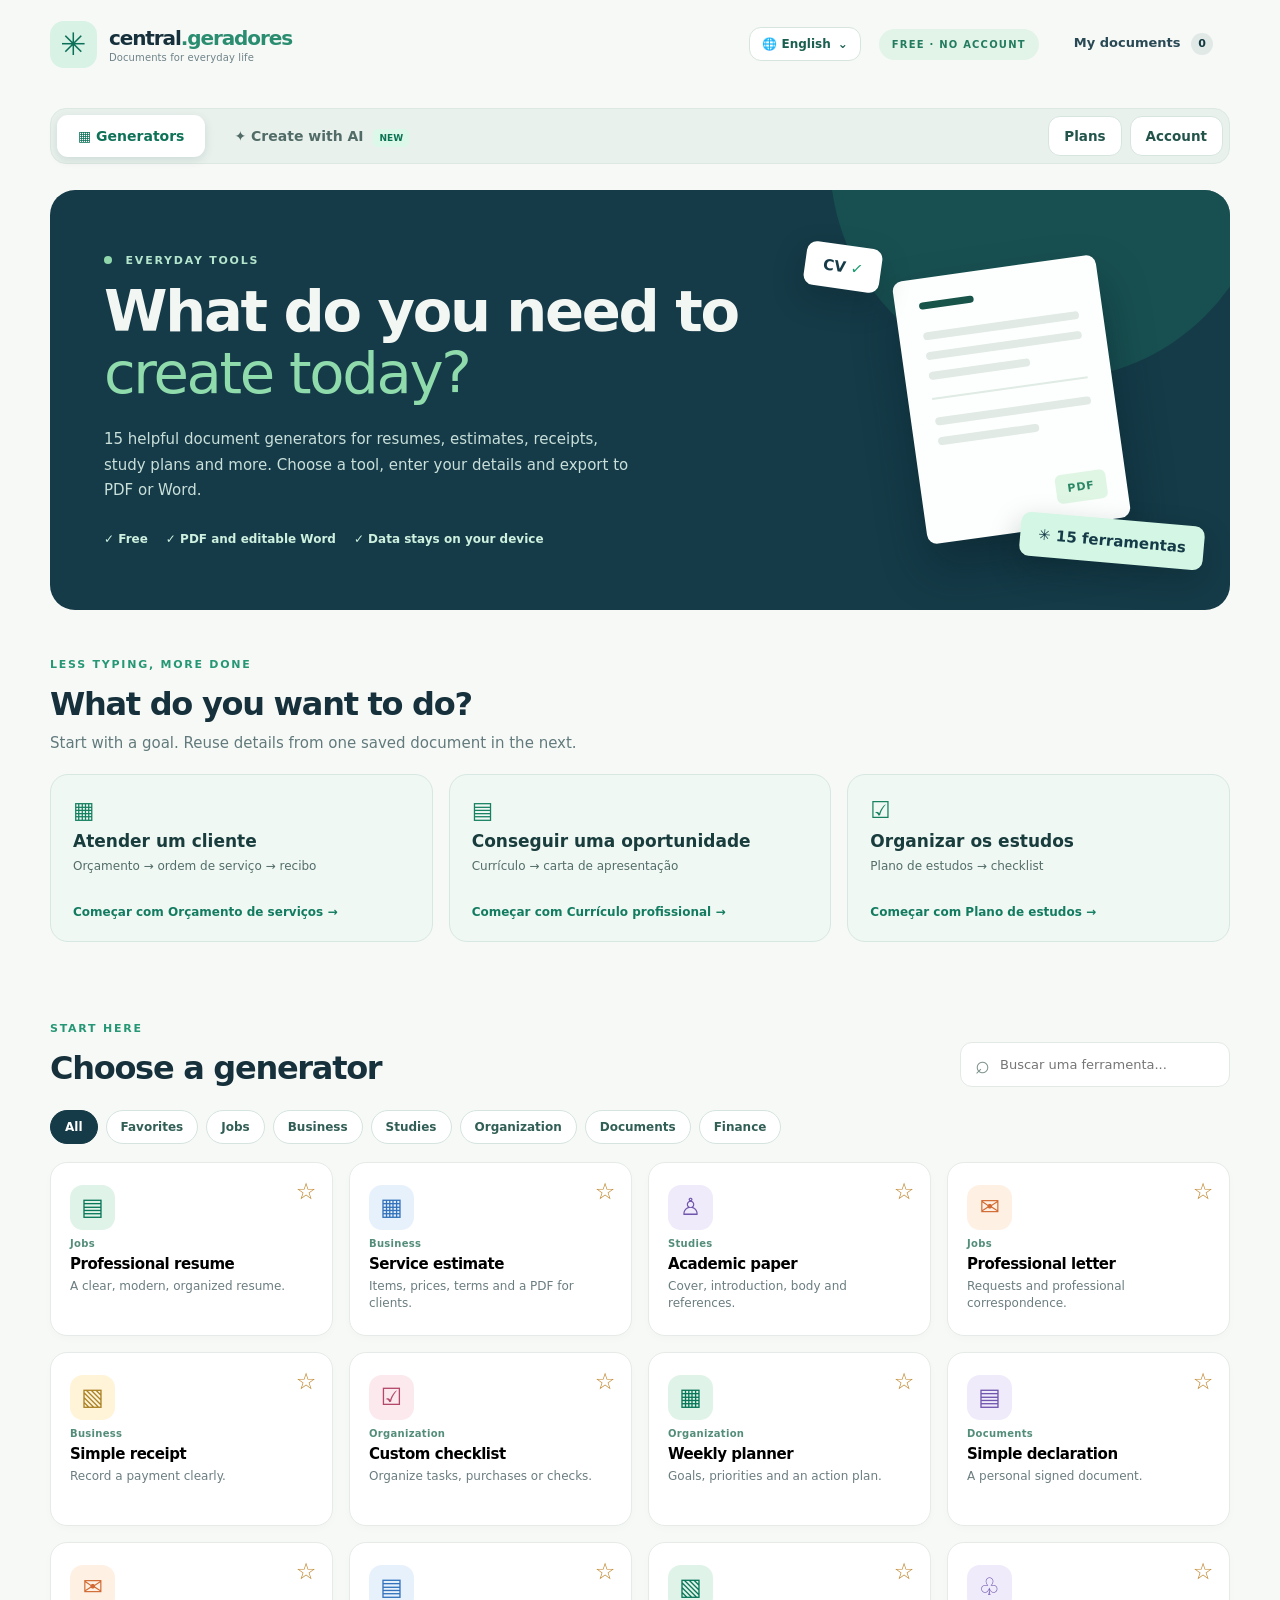
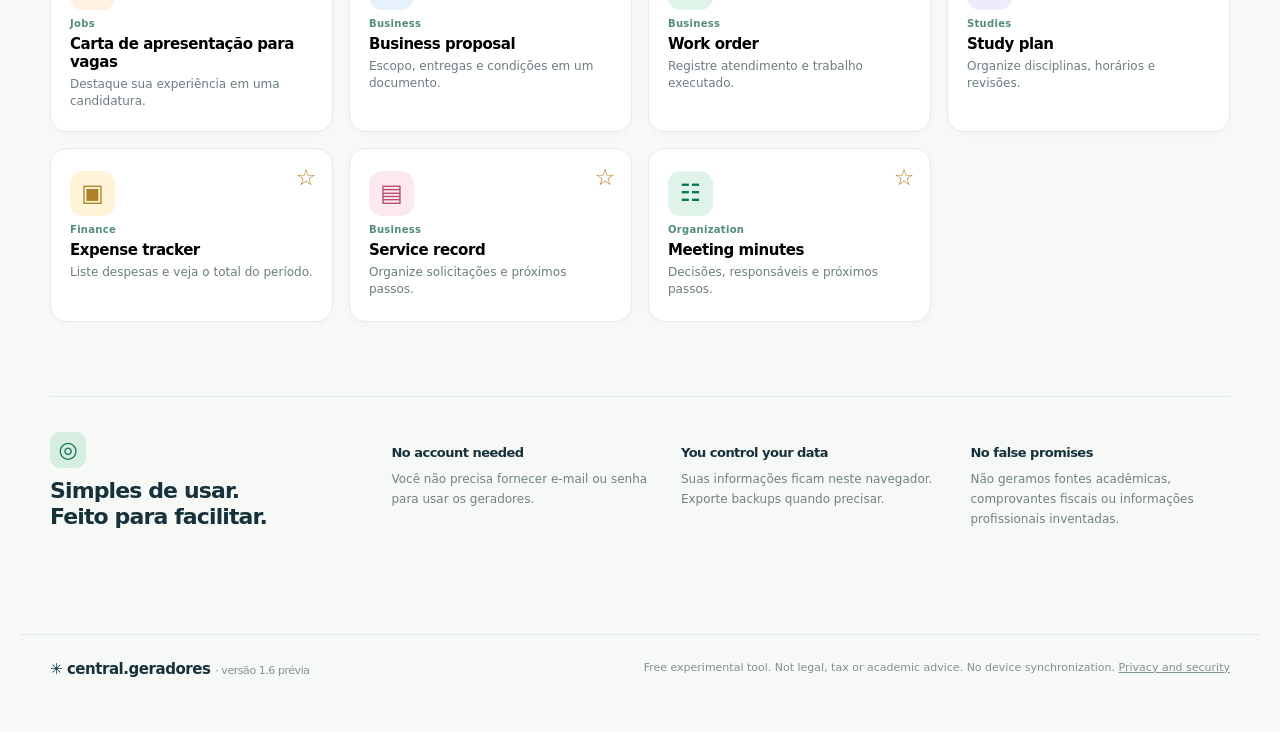
<file: index.html>
<!doctype html>
<html lang="pt-BR">
<head>
  <meta charset="utf-8">
  <meta name="viewport" content="width=device-width,initial-scale=1,viewport-fit=cover">
  <meta name="theme-color" content="#153b48">
  <meta name="robots" content="noindex,nofollow">
  <meta name="description" content="15 geradores gratuitos: currículos, orçamentos, estudos, propostas, recibos, planos e outros documentos. Seus dados ficam no navegador.">
  <title>Central de Geradores — documentos úteis, sem complicação</title>
  <meta name="color-scheme" content="light">
  <link rel="manifest" href="manifest.webmanifest">
  <link rel="icon" href="icons/icon-192.png" type="image/png">
  <link rel="stylesheet" href="style.css?v=1.1">
  <link rel="stylesheet" href="assistant.css?v=1.2">
  <link rel="stylesheet" href="i18n.css?v=1.2">
  <link rel="stylesheet" href="layouts.css?v=1.3">
  <link rel="stylesheet" href="choice-ui.css?v=1.4">
  <script src="i18n.js?v=1.2" defer></script>
  <script src="quality.js?v=0.9" defer></script>
  <script src="layouts.js?v=0.9" defer></script>
  <script src="workflows.js?v=0.9" defer></script>
  <script src="doc-export.js?v=0.9" defer></script>
  <script src="backup-core.js?v=1.4" defer></script>
  <script src="resume-import.js?v=1.5" defer></script>
  <script src="finance-export.js?v=1.5" defer></script>
  <script src="app.js?v=1.5" defer></script>
  <script src="choice-ui.js?v=1.3" defer></script>
  <script src="assistant.js?v=1.2" defer></script>
  <link rel="stylesheet" href="visual-clean.css?v=1.3">
  <link rel="stylesheet" href="backup-ui.css?v=1.4">
  <link rel="stylesheet" href="resume-import.css?v=1.5">
  <link rel="stylesheet" href="readiness.css?v=1.5">
  <script src="visual-clean.js?v=1.3" defer></script>
  <link rel="stylesheet" href="commerce.css?v=1.6">
  <link rel="stylesheet" href="ai-bridge.css?v=1.6.1">
  <script src="auth-config.js?v=1.6" defer></script>
  <script src="commerce.js?v=1.6" defer></script>
  <script src="commerce-l10n.js?v=1.6" defer></script>
  <script src="ai-bridge.js?v=1.6.1" defer></script>
  <script src="backup-i18n.js?v=1.4" defer></script>
</head>
<body>
<a class="skip" href="#workspace">Ir para o editor</a>
<header class="site-header">
  <a class="brand" href="#inicio" aria-label="Central de Geradores, página inicial">
    <span class="brand-mark" aria-hidden="true">✳</span>
    <span><strong>central<span class="brand-light">.geradores</span></strong><small>Documentos prontos para a vida real</small></span>
  </a>
  <div class="header-actions"><details id="language-picker" class="language-picker"><summary id="language-current" aria-label="Language / Idioma">🌐 Português</summary><div class="language-menu" id="language-options" role="group" aria-label="Choose language"></div></details><span class="tag">GRÁTIS · SEM CADASTRO</span><button id="install-app" class="btn btn-outline" type="button" hidden>Instalar app</button><button id="go-library" class="btn btn-quiet" type="button">Meus documentos <span id="saved-count" class="count">0</span></button></div>
</header>
<main>
  <nav class="product-modes" aria-label="Escolher área da Central">
    <button id="nav-tools" type="button" aria-pressed="true"><span aria-hidden="true">▦</span> Geradores</button>
    <button id="nav-ai" type="button" aria-pressed="false"><span aria-hidden="true">✦</span> Criar com IA <span class="new-pill">NOVO</span></button>
    <div class="cg-business-nav" role="group" aria-label="Conta e planos">
      <button type="button" id="cg-nav-plans" aria-pressed="false">Planos</button>
      <button type="button" id="cg-nav-account" aria-pressed="false">Minha conta</button>
    </div>
  </nav>
  <section id="inicio" class="hero">
    <div class="hero-copy"><p class="eyebrow"><span class="spark"></span> FERRAMENTAS PARA O DIA A DIA</p><h1>O que você precisa <em>criar hoje?</em></h1><p>15 geradores úteis, orçamento com unidades e descontos, recibo por extenso, identidade visual própria e jornadas que reutilizam dados entre documentos, com modelos visuais, exportação e histórico. Currículo, orçamento, trabalho, carta e muito mais. Escolha um gerador, preencha seus dados e salve em PDF — tudo em um só lugar.</p><div class="hero-benefits"><span>✓ Sem pagar</span><span>✓ PDF e Word editável</span><span>✓ Dados no seu aparelho</span></div></div>
    <div class="hero-illustration" aria-hidden="true"><div class="floating floating-top">CV <span>✓</span></div><div class="paper-illust"><span class="paper-dot"></span><div></div><div></div><div class="short"></div><hr><div></div><div class="short"></div><span class="paper-stamp">PDF</span></div><div class="floating floating-bottom">✳ 15 ferramentas</div></div>
  </section>

  <section id="ai-studio" class="ai-studio" aria-labelledby="ai-heading" hidden>
    <div class="ai-heading"><span class="ai-kicker">✦ ASSISTENTE DE DOCUMENTOS</span><h1 id="ai-heading">Conte o que precisa. <em>Nós organizamos.</em></h1><p>Escolha a área, o documento e a aparência. Descreva sua necessidade e prepare um rascunho editável, pronto para revisar e exportar em Word, PDF ou HTML.</p><span class="ai-free">✓ Sem cadastro · ✓ Sem APIs pagas · ✓ Dados no aparelho</span></div>
    <div class="ai-body">
      <div class="ai-form">
        <div class="ai-step"><span>01</span><h2>Qual é a área?</h2></div><div id="ai-categories" class="ai-categories" role="group" aria-label="Área do documento"></div>
        <label class="ai-field"><span>Tipo de documento</span><select id="ai-type" aria-label="Tipo de documento"></select></label>
        <p id="ai-doc-description" class="ai-hint"></p>
        <div class="ai-step"><span>02</span><h2>Escolha a organização</h2></div><div id="ai-layouts" class="ai-layouts" role="group" aria-label="Modelos de organização"></div>
        <div class="ai-step"><span>03</span><h2>Personalize as cores</h2></div><div id="ai-colors" class="ai-colors" role="group" aria-label="Cor principal"></div><label class="ai-field ai-hex-field"><span>Cor personalizada (HEX) — opcional</span><input type="text" id="ai-hex" maxlength="7" placeholder="Ex.: #2058BD" autocomplete="off" spellcheck="false" inputmode="text" aria-label="Cor personalizada no formato HEX"></label>
        <div class="ai-step"><span>04</span><h2>O que você precisa criar?</h2></div>
        <label class="ai-field"><span>Conte as informações e instruções</span><textarea id="ai-request" maxlength="5000" rows="8" placeholder="Ex.: Monte um currículo moderno em azul. Nome: Ana Ribeiro. Cargo: Assistente administrativo. Formação: Ensino médio completo..."></textarea></label>
        <button type="button" id="ai-example" class="ai-example">▤ Preencher com exemplo fictício</button>
        <div class="cg-ai-bridge" aria-label="Usar um assistente externo opcional"><button type="button" id="cg-copy-ai-prompt" class="btn btn-outline">Copiar prompt preparado</button><button type="button" id="cg-import-ai-response" class="btn btn-outline">Colar resposta da IA</button><small>Para usar com uma IA gratuita de sua escolha, sem colocar chaves no navegador. Revise a resposta antes de utilizá-la.</small></div>
        <label id="ai-actual-payment" class="ai-check" hidden><input id="ai-paid-check" type="checkbox"> <span>Confirmo que o pagamento informado realmente ocorreu. Não desejo gerar um recibo de pagamento inexistente.</span></label>
        <p id="ai-mode-status" class="ai-mode-status" role="status">Verificando recursos do navegador...</p>
        <div class="ai-actions"><button type="button" id="ai-generate" class="btn btn-primary">✦ Criar documento</button></div>
        <p id="ai-status" class="ai-status" role="status" aria-live="polite"></p>
      </div>
      <aside class="ai-explainer" aria-label="Como funciona">
        <span class="ai-kicker">COMO FUNCIONA</span><h3>O documento continua sendo seu.</h3>
        <div class="ai-explainer-point"><strong>1. Organize</strong><p>Dados explícitos são reconhecidos e colocados nos campos corretos. Sem dados suficientes, o campo continua vazio.</p></div>
        <div class="ai-explainer-point"><strong>2. Revise</strong><p>Você entra no editor normal da Central e ajusta informações, estilo, cabeçalho e logotipo.</p></div>
        <div class="ai-explainer-point"><strong>3. Exporte</strong><p>Escolha Word editável, PDF pela impressão, HTML ou TXT. Os dados continuam no navegador.</p></div>
        <p class="ai-integrity">A IA generativa é opcional e depende de um modelo integrado ao navegador. Nos dispositivos sem IA local, seus dados são organizados sem inventar conteúdo. Não criamos pagamentos, currículos ou referências fictícias automaticamente.</p>
        <div class="ai-result" aria-live="polite"><strong>Último resultado</strong><p id="ai-summary">Nenhum documento preparado nesta sessão.</p><small id="ai-missing"></small></div>
      </aside>
    </div>
  </section>

  <section class="journeys" id="jornadas" aria-labelledby="journeys-heading">
    <div class="journeys-head"><p class="eyebrow">MENOS DIGITAÇÃO, MAIS RESULTADO</p><h2 id="journeys-heading">O que você quer resolver?</h2><p>Comece por uma necessidade. Ao salvar o primeiro documento, você poderá aproveitar os dados no próximo, sem inventar informações.</p></div>
    <div id="journey-grid" class="journey-grid"></div>
  </section>
  <section class="explore" id="explorar" aria-labelledby="tools-heading"><div class="section-heading"><div><p class="eyebrow">COMECE POR AQUI</p><h2 id="tools-heading">Escolha seu gerador</h2></div><label class="search-wrap"><span aria-hidden="true">⌕</span><input id="tool-search" type="search" placeholder="Buscar uma ferramenta..." aria-label="Buscar ferramenta"></label></div><div id="category-filters" class="category-filters" aria-label="Categorias de geradores"></div><div id="tool-grid" class="tool-grid"></div><p id="tools-empty" class="empty" hidden>Nenhuma ferramenta encontrada. Tente outra palavra.</p></section>
  <section id="workspace" class="workspace" aria-labelledby="workspace-heading" hidden>
    <div class="workspace-bar"><div><button id="back-tools" class="back-btn" type="button">← Todas as ferramentas</button><p id="workspace-kicker" class="eyebrow">GERADOR</p><h2 id="workspace-heading">Editor</h2><p id="workspace-help" class="workspace-help"></p></div><div class="workspace-toolbar"><button id="new-document" type="button" class="btn btn-quiet">Novo</button><button id="duplicate-document" type="button" class="btn btn-quiet">Duplicar</button><button id="save-document" type="button" class="btn btn-primary">Salvar</button></div></div>
    <div id="flow-panel" class="flow-panel" hidden><div><span class="flow-kicker">PRÓXIMA ETAPA</span><p id="flow-description"></p><small id="flow-disclaimer"></small></div><button type="button" class="btn btn-primary" id="flow-continue"></button></div>
    <div id="starter-bar" class="starter-bar" hidden><label for="starter-template">Comece com um modelo orientativo:</label><select id="starter-template"></select><button id="apply-starter" type="button" class="btn btn-outline">Aplicar modelo</button><small>O modelo só preenche campos vazios. Revise o conteúdo.</small></div><div class="view-switch" role="group" aria-label="Alternar edição e visualização"><button type="button" id="view-edit" aria-pressed="true">✎ Preencher</button><button type="button" id="view-preview" aria-pressed="false">▤ Ver documento</button></div><div class="workspace-columns"><section class="form-panel" aria-label="Preencher documento"><div class="panel-label"><span>01</span> PREENCHA AS INFORMAÇÕES</div><form id="generator-form" autocomplete="on"></form><p id="form-help" class="form-help"></p><section id="cg-readiness" class="cg-readiness" aria-label="Progresso do preenchimento"><div class="cg-readiness-header"><strong id="cg-readiness-label">Seu progresso</strong><small id="cg-readiness-count"></small></div><progress id="cg-readiness-progress" value="0" max="100"></progress><button id="cg-next-field" class="cg-next-field" type="button" hidden></button><span class="cg-readiness-note" id="cg-readiness-note">Isto verifica o preenchimento, não a validade jurídica ou fiscal.</span></section><aside id="quality-panel" class="quality-panel" aria-label="Revisão do documento"><strong>Revisar antes de compartilhar</strong><p id="quality-summary"></p><ul id="quality-list"></ul><small>Sugestões gerais, não validação jurídica, fiscal ou acadêmica.</small></aside><div class="profile-actions"><button type="button" id="save-profile" class="btn btn-outline">Salvar meus dados para reutilizar</button><button type="button" id="apply-profile" class="btn btn-quiet">Preencher campos vazios com meu perfil</button></div><div class="form-footer"><button id="save-document-bottom" class="btn btn-outline" type="button">Salvar no histórico</button><button id="print-document" class="btn btn-dark" type="button">Imprimir / salvar PDF ↗</button></div><p class="note">PDF pela impressão do navegador; Word e HTML baixados diretamente. Nenhum documento é enviado ao servidor.</p></section><section class="preview-panel" aria-label="Prévia do documento"><div class="preview-header"><div class="panel-label"><span>02</span> PRÉVIA EM TEMPO REAL</div><span class="cg-preview-tip" data-vkey="pick-model">Escolha um modelo e personalize</span><select id="template-style" class="cg-internal-control" data-native-select aria-hidden="true" tabindex="-1"><option value="classico">Clássico</option><option value="moderno">Moderno</option><option value="elegante">Elegante</option></select></div><div id="layout-gallery" class="layout-gallery" role="group" aria-label="Modelos de organização do documento"></div><p class="layout-hint">Cada modelo reorganiza as seções, não apenas as cores. O conteúdo continua o mesmo.</p>
<section id="appearance-panel" class="appearance-panel cg-clean-appearance" aria-label="Personalização do documento">
  <div class="appearance-title"><div><strong>Personalizar aparência</strong><span class="cg-appearance-subtitle" data-vkey="appearance-caption">Cores e tipografia para combinar com seu documento</span></div><button id="reset-appearance" class="cg-reset-link" type="button" data-vkey="reset">Restaurar</button></div>
  <div class="cg-appearance-grid">
    <div class="cg-color-block"><span class="cg-control-label" data-vkey="color-main">Cor principal</span><div class="cg-colors-row"><div class="appearance-palettes" id="color-palettes" role="group" aria-label="Paletas de cores"></div><button id="cg-more-colors" class="cg-more-colors" type="button" aria-haspopup="dialog" aria-label="Mais cores e código HEX"><span aria-hidden="true">＋</span><span>Mais cores</span></button></div>
      <input id="custom-accent" class="cg-internal-control" type="color" data-ui-internal value="#14785f" aria-hidden="true" tabindex="-1"></div>
    <div class="cg-typography-block"><span class="cg-control-label">Fonte</span><div class="cg-segmented" id="cg-font-options" role="group" aria-label="Fonte do documento"><button type="button" data-value="sans" aria-pressed="true">Profissional</button><button type="button" data-value="serif" aria-pressed="false">Editorial</button><button type="button" data-value="compact" aria-pressed="false">Compacta</button></div>
      <select id="doc-font" class="cg-internal-control" data-native-select aria-hidden="true" tabindex="-1"><option value="sans">Profissional (Arial)</option><option value="serif">Editorial (Georgia)</option><option value="compact">Compacta (Calibri)</option></select></div>
    <div class="cg-size-block"><span class="cg-control-label">Tamanho</span><div class="cg-segmented" id="cg-size-options" role="group" aria-label="Tamanho do texto"><button type="button" data-value="compacto" aria-pressed="false">Pequeno</button><button type="button" data-value="normal" aria-pressed="true">Padrão</button><button type="button" data-value="grande" aria-pressed="false">Grande</button></div>
      <select id="doc-size" class="cg-internal-control" data-native-select aria-hidden="true" tabindex="-1"><option value="compacto">Compacto</option><option value="normal">Padrão</option><option value="grande">Grande</option></select></div>
  </div>
  <p id="appearance-warning" class="appearance-warning" role="status" hidden>Esta cor é muito clara para texto sobre fundo branco. Escolha uma mais escura.</p>
  <details class="cg-format-note"><summary data-vkey="formats-about">Sobre os formatos</summary><p data-vkey="formats-help">As cores e fontes aparecem no PDF. No Word, algumas composições em colunas são simplificadas para facilitar a edição.</p></details>
</section>
<details id="branding-panel" class="branding-panel cg-brand-accordion" aria-label="Identidade visual e informações do documento">
  <summary class="branding-title"><span class="cg-brand-summary-icon" aria-hidden="true">▧</span><span class="cg-brand-headings"><strong data-vkey="brand-title">Identidade visual</strong><small data-vkey="brand-caption">Logotipo, cabeçalho e rodapé · opcional</small></span><span id="brand-state" class="cg-brand-state">Adicionar marca</span><span aria-hidden="true" class="cg-accordion-chevron">⌄</span></summary>
  <div class="cg-brand-content"><div class="branding-fields">
    <div class="cg-upload-field"><span class="cg-control-label" data-vkey="logo">Logotipo</span><div class="cg-upload-row"><img id="brand-logo-thumb" alt="Prévia do logotipo" hidden><div class="cg-upload-info"><label class="cg-upload-button" for="brand-upload" data-vkey="choose-image">Escolher imagem</label><input type="file" id="brand-upload" class="cg-accessible-file" accept="image/png,image/jpeg" aria-label="Escolher logotipo da empresa ou pessoal"><span id="brand-file-status">PNG ou JPG, até 2 MB</span></div><button type="button" id="brand-remove" class="cg-remove-logo" disabled>Remover</button></div></div>
    <label>Texto do cabeçalho<input type="text" id="brand-heading" maxlength="180" placeholder="Ex.: Empresa · contato profissional"></label>
    <label>Rodapé do documento<input type="text" id="brand-footer" maxlength="240" placeholder="Ex.: Telefone • e-mail • cidade"></label>
    <label>Alinhamento<select id="brand-align"><option value="left">À esquerda</option><option value="center">Centralizado</option><option value="right">À direita</option></select></label>
  </div>
  <div class="branding-actions"><button type="button" id="brand-store" class="btn btn-outline" data-vkey="save-brand">Salvar identidade padrão</button><button type="button" id="brand-use-stored" class="btn btn-quiet" data-vkey="apply-brand">Aplicar identidade salva</button><button type="button" id="brand-clear-stored" class="btn btn-quiet" data-vkey="clear-brand">Apagar padrão</button></div>
  <p id="brand-info" class="branding-hint" role="status" data-vkey="brand-help">Seu logotipo fica neste navegador e é incluído nos documentos exportados. Faça backup se precisar preservar seus dados.</p>
  </div>
</details>
<dialog id="cg-color-dialog" class="cg-color-dialog" aria-labelledby="cg-color-title"><form method="dialog" class="cg-color-dialog-content"><div class="cg-dialog-heading"><div><strong id="cg-color-title">Escolha sua cor</strong><p data-vkey="color-description">Selecione uma cor pronta ou informe um código HEX.</p></div><button type="button" id="cg-color-close" class="cg-dialog-close" aria-label="Fechar">×</button></div><div id="cg-color-dialog-swatches" class="cg-dialog-swatches" role="group" aria-label="Opções de cor"></div><label class="cg-hex-field"><span data-vkey="color-hex">Cor personalizada (HEX)</span><span class="cg-hex-input-row"><span id="cg-hex-preview" aria-hidden="true"></span><input id="cg-color-hex" type="text" maxlength="7" spellcheck="false" autocomplete="off" placeholder="#14785F"></span></label><p id="cg-color-error" class="cg-color-error" role="status"></p><div class="cg-dialog-actions"><button type="button" id="cg-color-cancel" class="btn btn-outline">Cancelar</button><button type="button" id="cg-color-apply" class="btn btn-primary">Aplicar cor</button></div></form></dialog>
<div class="preview-actions cg-output-actions"><details class="cg-export-details" id="cg-export-details"><summary class="cg-export-summary">↧ <span data-vkey="export-file">Exportar arquivo</span> <span aria-hidden="true">⌄</span></summary><div class="cg-export-list"><button type="button" id="cg-export-pdf">↗ <span data-vkey="pdf-print">PDF (imprimir)</span></button><button type="button" id="download-word">▤ Word editável (.docx)</button><button type="button" id="download-csv" hidden>▦ Planilha (.csv)</button><button type="button" id="download-html">◫ <span data-vkey="html-page">Página HTML</span></button><button type="button" id="download-text">☰ <span data-vkey="txt-file">Texto (.txt)</span></button></div></details><button type="button" class="btn btn-outline" id="copy-text">Copiar texto</button><button type="button" class="btn btn-outline" id="share-text">Compartilhar</button></div><p id="cg-document-stats" class="cg-document-stats" aria-live="off"></p><article id="document-preview" class="document-preview"></article></section></div>
  </section>
  <section id="library" class="library" aria-labelledby="library-heading" hidden><div class="section-heading"><div><p class="eyebrow">NO SEU NAVEGADOR</p><h2 id="library-heading">Meus documentos</h2><p class="library-sub">Os arquivos são guardados apenas neste navegador e podem ser perdidos se você limpar seus dados.</p></div><button id="library-close" type="button" class="btn btn-quiet">Fechar</button></div><div class="library-search-row"><label class="library-search-label" for="library-search">Pesquisar seus documentos
<input type="search" id="library-search" autocomplete="off" placeholder="Busque por título, cliente ou serviço..."></label>
<label class="library-search-label" for="library-filter">Tipo de documento
<select id="library-filter"><option value="all">Todos os tipos</option></select></label></div>
<p id="library-summary" class="library-summary" aria-live="polite"></p>
<div class="library-actions"><button id="export-data" type="button" class="btn btn-outline">↓ Fazer backup (.json)</button><button id="import-trigger" type="button" class="btn btn-outline">↑ Restaurar backup</button><button type="button" id="clear-profile" class="btn btn-quiet">Apagar perfil salvo</button><input type="file" id="import-data" accept=".json,application/json" hidden></div><div id="document-list" class="document-list"></div></section>

  <section id="cg-plan-section" class="cg-pricing-page" aria-labelledby="cg-pricing-title" hidden>
    <div class="cg-pricing-intro">
      <span class="cg-eyebrow">Escolha seu ritmo</span><h1 id="cg-pricing-title">Comece de graça. Evolua quando precisar.</h1>
      <p>A Central continua disponível sem cadastro. Planejamos opções acessíveis de uso avançado; preços e funcionalidades abaixo são uma proposta comercial em avaliação, <strong>não estão à venda</strong>.</p>
      <span class="cg-test-tag">PRÉVIA DE PLANOS · COBRANÇAS DESATIVADAS</span>
    </div>
    <div class="cg-price-grid">
      <article class="cg-price-card"><span class="cg-price-label">Grátis</span><div class="cg-price-value">R$ 0</div><p class="cg-price-copy">Para experimentar, criar e exportar sem pagar.</p><ul><li>15 geradores e 3 modelos</li><li>PDF gratuito, sem marca d'água</li><li>Word, HTML, TXT e CSV compatíveis</li><li>Meta futura: 20 novos documentos/mês</li><li>Arquivos locais e backup sempre acessíveis</li></ul><button type="button" class="cg-free-button" id="cg-use-free">Continuar grátis</button></article>
      <article class="cg-price-card featured"><span class="cg-price-label">Pro mensal</span><div class="cg-price-value">R$ 12,90 <small>/ mês</small></div><p class="cg-price-copy">Para criar e reutilizar documentos frequentemente.</p><ul><li>Novos documentos sem limite mensal</li><li>Modelos e identidade avançados (previstos)</li><li>Fluxos encadeados e importações</li><li>Sincronização futura, se viável</li><li>IA em nuvem depende de cota e provedor</li></ul><button data-cg-select-plan="monthly" type="button">Ver formas de pagamento</button></article>
      <article class="cg-price-card"><span class="cg-price-label">Pro anual</span><div class="cg-price-value">R$ 99,90 <small>/ ano</small></div><p class="cg-price-copy">Equivale a cerca de R$ 8,33/mês, cobrado uma vez.</p><ul><li>Benefícios Pro elegíveis durante 12 meses</li><li>Sem cobrança configurada nesta versão</li><li>Cancelamento e renovação a definir</li><li>Preços sujeitos à validação de mercado</li></ul><button data-cg-select-plan="annual" type="button">Ver formas de pagamento</button></article>
      <article class="cg-price-card"><span class="cg-price-label">Vitalício fundador</span><div class="cg-price-value">R$ 249 <small>único</small></div><p class="cg-price-copy">Hipótese para os primeiros apoiadores; condições não definitivas.</p><ul><li>Uso permanente dos recursos Pro locais previstos</li><li>Não inclui IA em nuvem ilimitada</li><li>Não promete servidores ou serviços pagos eternos</li><li>Oferta sujeita a contrato e capacidade real</li></ul><button data-cg-select-plan="lifetime" type="button">Ver formas de pagamento</button></article>
    </div>
    <div class="cg-disclaimer"><strong>Importante:</strong> esta página é uma simulação para testes. Nenhuma compra é aceita; o plano pago não pode ser ativado manualmente pelo navegador. Ao lançar, limites e direitos de acesso serão verificados por um servidor confiável. Seus documentos atuais não serão apagados por uma futura mudança de plano.</div>
    <div class="cg-usage-card"><div class="cg-usage-header"><strong>Prévia de uso gratuito no aparelho</strong><strong id="cg-usage-count">0 / 20</strong></div><progress id="cg-usage-progress" max="20" value="0" aria-label="Prévia de documentos novos no mês"></progress><small id="cg-usage-note">Contagem demonstrativa; sem bloqueio no beta.</small></div>
  </section>
  <section id="cg-account-section" class="cg-account-page" aria-labelledby="cg-account-title" hidden><span class="cg-eyebrow">Seu espaço</span><h1 id="cg-account-title">Sua conta, no seu tempo.</h1><p>Você pode continuar criando sem cadastro. Futuramente, a conta Google permitirá identificar o titular e habilitar serviços de sincronização com sua autorização.</p><div class="cg-account-card"><h2>Entrar com Google</h2><p id="cg-account-status" role="status" aria-live="polite">Verificando se o acesso Google está configurado...</p><button class="cg-login-btn" type="button" id="cg-google-login" disabled>Entrar com Google</button><button class="cg-logout-btn" type="button" id="cg-google-logout" hidden>Sair da conta</button><button class="cg-guest-action" type="button" id="cg-guest">Continuar sem conta</button><p class="cg-account-note">Uma conta conectada não sincroniza nem envia seus documentos automaticamente. Nenhuma senha do Google é solicitada neste site. A ativação depende de um projeto de autenticação aprovado.</p></div></section>
  <dialog id="cg-checkout" class="cg-checkout-dialog" aria-labelledby="cg-checkout-title"><div class="cg-checkout-shell"><span class="cg-eyebrow">Prévia do checkout</span><h2 id="cg-checkout-title">Prévia do pagamento</h2><p>Plano: <strong id="cg-checkout-plan">Mensal</strong></p><div id="cg-checkout-price" class="cg-checkout-amount">R$ 12,90</div><div class="cg-checkout-switch" role="group" aria-label="Forma de pagamento"><button class="cg-payment-choice" id="cg-pay-card" type="button" aria-pressed="true">💳 Cartão</button><button class="cg-payment-choice" id="cg-pay-pix" type="button" aria-pressed="false">◇ Pix</button></div><p id="cg-payment-help">Cartão: no futuro, formulário seguro do intermediador.</p><p id="cg-checkout-warning" class="cg-warning">Prévia comercial • Nenhum pagamento será realizado</p><div class="cg-checkout-bottom"><button type="button" id="cg-checkout-close">Fechar</button><button type="button" class="cg-pay-disabled" disabled>Pagamento indisponível</button></div></div></dialog>

  <section class="why"><div><span class="why-icon">◎</span><h2>Simples de usar.<br>Feito para facilitar.</h2></div><div><h3>Sem conta para começar</h3><p>Você não precisa fornecer e-mail ou senha para usar os geradores.</p></div><div><h3>Controle dos seus dados</h3><p>Suas informações ficam neste navegador. Exporte backups quando precisar.</p></div><div><h3>Sem promessas falsas</h3><p>Não geramos fontes acadêmicas, comprovantes fiscais ou informações profissionais inventadas.</p></div></section>
</main>
<dialog id="resume-import-dialog" aria-labelledby="resume-import-title">
  <div class="resume-import-shell">
    <h2 id="resume-import-title">Importar currículo existente</h2>
    <p id="resume-import-intro">Abra um Word (.docx) ou texto (.txt), ou cole seu currículo. Os dados ficam no dispositivo. Nada é enviado ao site.</p>
    <label><span id="resume-import-file-label">Arquivo local (opcional)</span><input id="resume-import-file" type="file" accept=".docx,.txt,text/plain,application/vnd.openxmlformats-officedocument.wordprocessingml.document"></label>
    <label><span id="resume-import-text-label">Texto do currículo para conferir</span><textarea id="resume-import-text" spellcheck="false" maxlength="50000" placeholder="Cole o texto do currículo ou escolha um arquivo acima..."></textarea></label>
    <p id="resume-import-feedback" class="resume-import-feedback" role="status" aria-live="polite">Somente campos reconhecidos serão preenchidos. Dados já digitados não serão substituídos.</p>
    <div class="resume-import-actions"><button id="resume-import-cancel" type="button" class="btn btn-outline">Cancelar</button><button id="resume-import-apply" type="button" class="btn btn-primary">Usar informações</button></div>
  </div>
</dialog>
<footer class="site-footer"><div class="footer-brand">✳ central.geradores <span>· versão 1.6 prévia</span></div><p>Ferramenta gratuita em desenvolvimento. Não substitui orientações jurídicas, fiscais ou acadêmicas. Não há sincronização entre aparelhos. <a href="privacidade.html">Privacidade e segurança</a></p></footer>
<dialog id="cg-backup-dialog" class="cg-backup-dialog" aria-labelledby="cg-backup-title">
  <div class="cg-backup-body"><h2 id="cg-backup-title">Restaurar backup</h2>
    <p id="cg-backup-description">Revise as opções antes de importar documentos. Seus dados permanecem neste aparelho.</p>
    <div class="cg-backup-facts" id="cg-backup-facts"></div>
    <div class="cg-backup-choices">
      <button type="button" id="cg-backup-merge" data-action="merge"><strong>Mesclar sem apagar</strong><small>Adicionar documentos do arquivo; preservar os atuais e não sobrescrever seus ajustes.</small></button>
      <button type="button" id="cg-backup-replace" data-action="replace"><strong>Substituir todo o histórico</strong><small>Apaga os documentos atuais. Em backups completos, restaura também seus rascunhos e preferências.</small></button>
    </div>
    <button type="button" class="cg-backup-cancel" id="cg-backup-cancel">Cancelar</button>
  </div>
</dialog>
<dialog id="cg-ai-prompt-dialog" class="cg-ai-prompt-dialog" aria-labelledby="cg-ai-prompt-title"><div class="cg-ai-prompt-body"><h2 id="cg-ai-prompt-title">Copiar prompt para IA gratuita</h2><p>Ao copiar e colar em um serviço externo, os dados passam a seguir a política desse serviço. Revise o conteúdo antes de usar.</p><textarea id="cg-ai-prompt-preview" readonly aria-label="Prompt pronto para copiar"></textarea><button type="button" id="cg-ai-prompt-close">Fechar</button></div></dialog>
<dialog id="cg-ai-import-dialog" class="cg-ai-prompt-dialog" aria-labelledby="cg-ai-import-title"><div class="cg-ai-prompt-body"><h2 id="cg-ai-import-title">Usar resposta de um assistente externo</h2><p>Cole linhas com rótulos, por exemplo: «Nome: Ana» ou «Empresa: Oficina Exemplo». A Central organiza os dados localmente e permite revisá-los antes da exportação.</p><textarea id="cg-ai-import-text" maxlength="12000" aria-label="Cole a resposta produzida por um serviço de IA" placeholder="Nome: ...
Experiência: ..."></textarea><div class="cg-ai-import-actions"><button id="cg-ai-import-close" type="button">Cancelar</button><button id="cg-ai-import-apply" type="button">Revisar no editor</button></div></div></dialog>
<div id="toast" class="toast" role="status" aria-live="polite"></div>
</body>
</html>
</file>
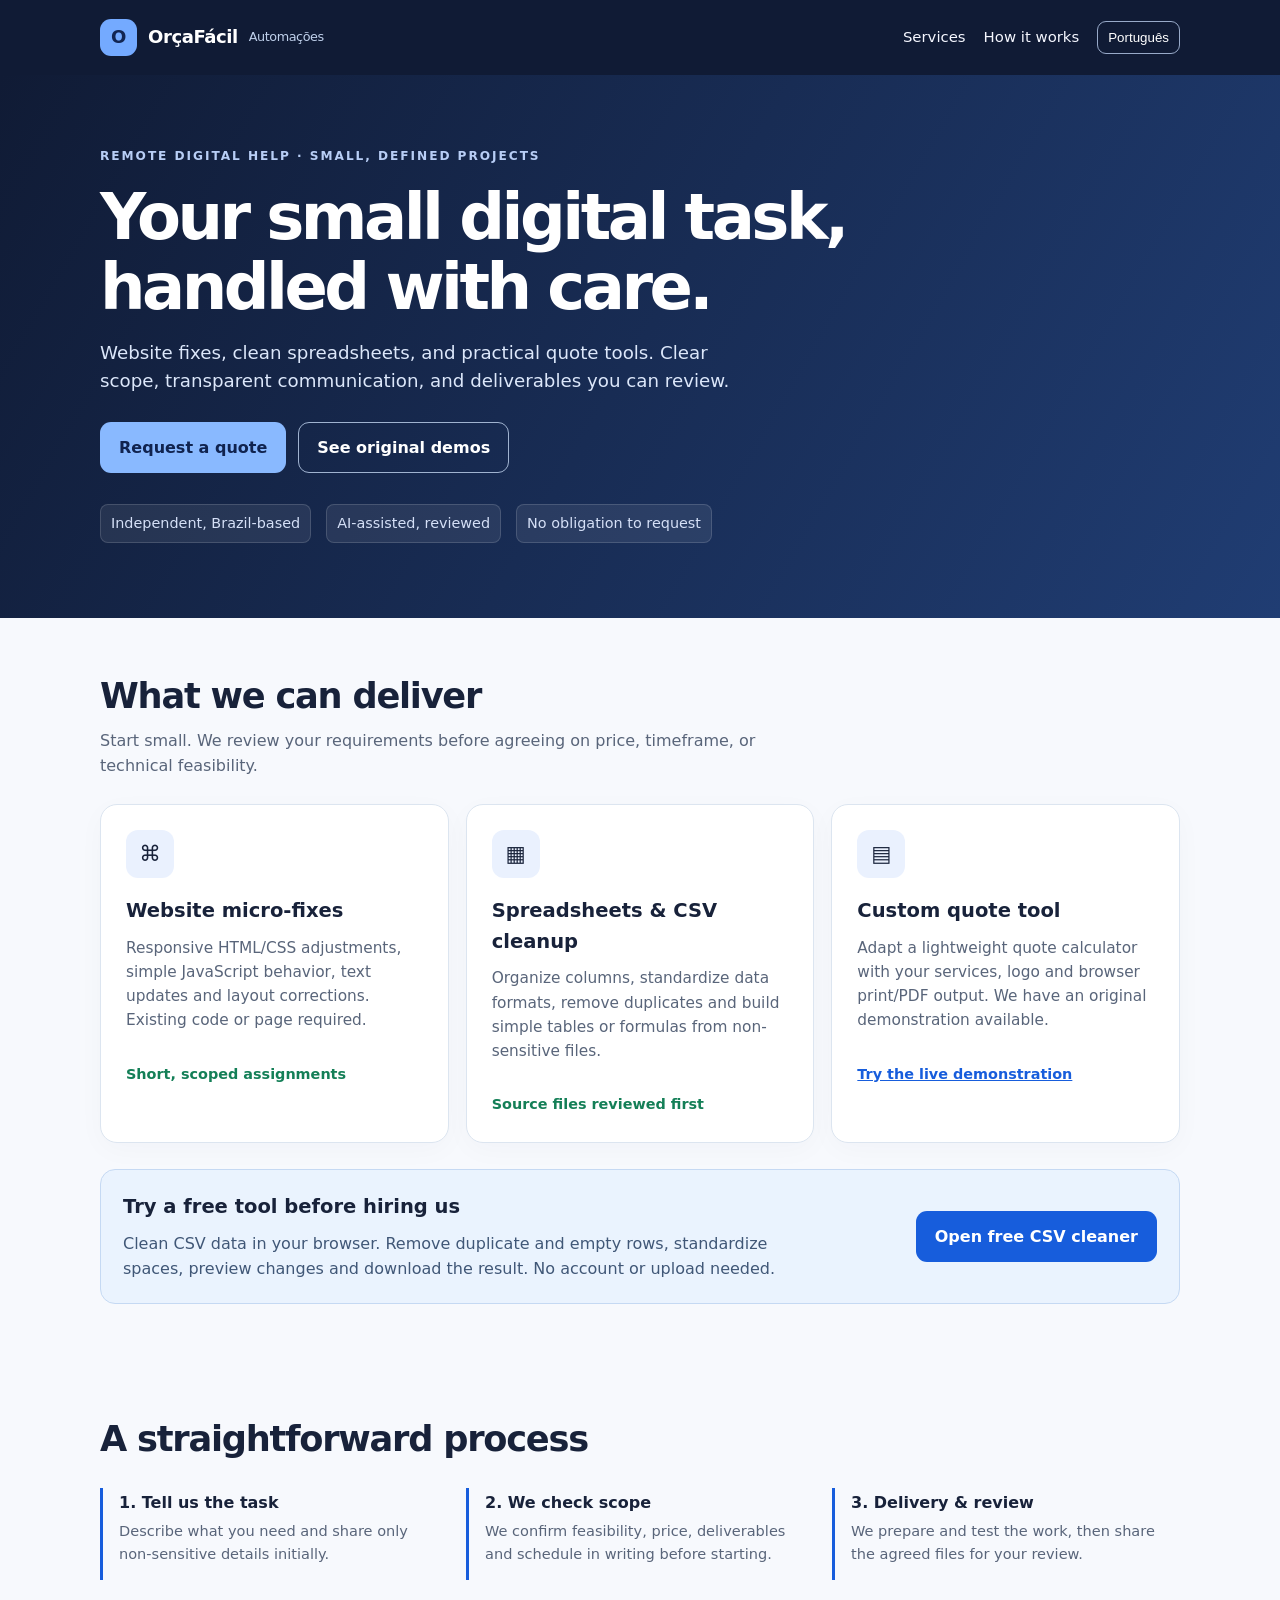
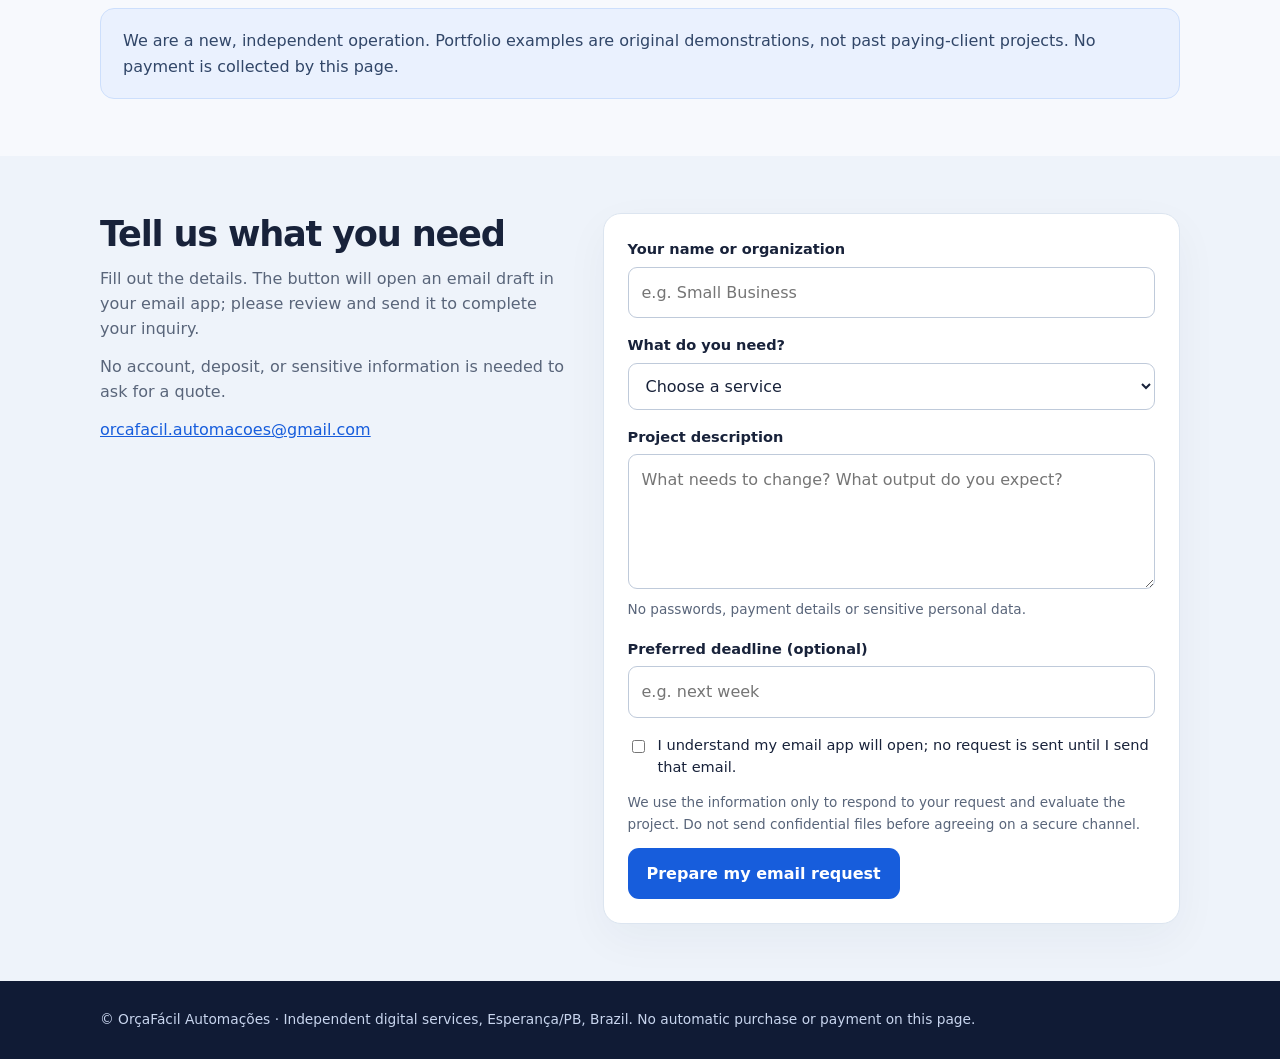
<file: servicos/index.html>
<!doctype html>
<html lang="en">
<head>
<meta charset="utf-8">
<meta name="viewport" content="width=device-width,initial-scale=1">
<meta name="description" content="OrçaFácil Automações: small remote web fixes, spreadsheet cleanup and quote tools. Clear scope, written quotes, practical deliverables.">
<meta name="theme-color" content="#101b35">
<title>OrçaFácil | Small digital tasks, clearly delivered</title>
<style>
:root{color-scheme:light;--ink:#18223a;--muted:#59657a;--navy:#101b35;--blue:#175ddc;--pale:#eaf1fe;--line:#dce5f0;--white:#fff;--bg:#f7f9fd;--green:#147f57}
*{box-sizing:border-box}html{scroll-behavior:smooth}body{margin:0;background:var(--bg);color:var(--ink);font:16px/1.57 system-ui,-apple-system,Segoe UI,Roboto,sans-serif}a{color:var(--blue)}a:focus-visible,button:focus-visible,input:focus-visible,select:focus-visible,textarea:focus-visible{outline:3px solid #f6ac47;outline-offset:3px}
.container{width:min(1080px,calc(100% - 40px));margin:auto}
header{background:var(--navy);color:#fff}.nav{display:flex;align-items:center;justify-content:space-between;gap:12px;padding:19px 0}.brand{display:flex;align-items:center;gap:11px;font-size:1.13rem;font-weight:800;letter-spacing:-.025em}.brandmark{display:grid;place-items:center;background:#74aaff;color:#122552;border-radius:11px;width:37px;height:37px;font-weight:900}.navlinks{display:flex;align-items:center;gap:18px}.navlinks a{color:#f5f7ff;text-decoration:none;font-size:.93rem}.lang{background:transparent;color:white;border:1px solid #98aac9;border-radius:9px;padding:8px 10px;cursor:pointer}
.hero{padding:72px 0 75px;background:linear-gradient(120deg,#101b35 0%,#203d73 100%);color:white}.eyebrow{text-transform:uppercase;letter-spacing:.16em;color:#b8cef6;font-size:.76rem;font-weight:800}.hero h1{max-width:800px;margin:16px 0;font-size:clamp(2.3rem,5vw,4.4rem);line-height:1.1;letter-spacing:-.055em}.hero p{max-width:650px;color:#dce7fa;font-size:1.14rem}.actions{display:flex;gap:12px;flex-wrap:wrap;margin-top:26px}.btn{display:inline-flex;align-items:center;justify-content:center;min-height:44px;padding:12px 18px;border-radius:11px;text-decoration:none;border:1px solid transparent;font:inherit;font-weight:750;cursor:pointer}.btn-primary{background:#89b9ff;color:#10234f}.btn-secondary{border-color:#a0b3d0;color:white;background:transparent}.btn-dark{background:var(--blue);color:white}.trust{display:flex;gap:15px;flex-wrap:wrap;margin-top:31px;font-size:.9rem;color:#d5e0f7}.trust span{padding:7px 10px;background:#ffffff14;border:1px solid #ffffff25;border-radius:8px}
section{padding:57px 0}h2{font-size:clamp(1.65rem,3vw,2.2rem);line-height:1.17;letter-spacing:-.035em;margin:0 0 12px}h3{margin:0 0 9px;font-size:1.22rem}p{margin:0 0 13px}.lead{color:var(--muted);max-width:720px}.cards{display:grid;grid-template-columns:repeat(3,1fr);gap:17px;margin-top:26px}.card{background:white;border:1px solid var(--line);border-radius:17px;padding:25px;box-shadow:0 7px 28px #16264707}.card .icon{background:var(--pale);display:grid;place-items:center;border-radius:12px;font-size:1.35rem;width:48px;height:48px;margin-bottom:18px}.card p{color:var(--muted);font-size:.96rem;min-height:112px}.card strong{color:var(--green);font-size:.9rem}.card .small{display:block;margin-top:9px;font-size:.81rem;color:var(--muted)}
.steps{display:grid;grid-template-columns:repeat(3,1fr);gap:18px;margin:28px 0}.step{border-left:3px solid var(--blue);padding:2px 16px}.step b{display:block;margin-bottom:5px}.step p{font-size:.91rem;color:var(--muted)}
.callout{background:#eaf1fe;border:1px solid #cddffc;border-radius:14px;padding:19px 22px;color:#314668}
#request{background:#eef3fa}.formwrap{display:grid;grid-template-columns:.9fr 1.1fr;gap:30px;align-items:start}form{padding:24px;background:white;border:1px solid var(--line);border-radius:18px;box-shadow:0 15px 45px #172d4e0b}.field{margin-bottom:16px}label{display:block;font-weight:700;font-size:.91rem;margin-bottom:6px}input,select,textarea{width:100%;padding:12px 13px;border:1px solid #bfcada;border-radius:9px;background:white;color:var(--ink);font:inherit}textarea{min-height:135px;resize:vertical}small,.note{color:var(--muted);font-size:.85rem}.check{display:flex;align-items:start;gap:10px;font-weight:500}.check input{width:auto;margin-top:6px}.note{margin:13px 0}.fallback{display:none;margin-top:14px;padding:14px;background:var(--pale);border-radius:10px;overflow-wrap:anywhere}.fallback a{display:inline-block;margin-top:7px}footer{background:var(--navy);color:#c8d5ee;padding:28px 0;font-size:.86rem}footer a{color:white}
@media(max-width:800px){.cards,.steps{grid-template-columns:1fr}.card p{min-height:auto}.formwrap{grid-template-columns:1fr}.hero{padding:48px 0}.navlinks a{display:none}}
@media(prefers-reduced-motion:reduce){html{scroll-behavior:auto}}
</style>
</head>
<body>
<header><div class="container nav">
 <div class="brand"><div class="brandmark" aria-hidden="true">O</div>OrçaFácil <span style="font-weight:400;font-size:.8rem;color:#bfd0eb">Automações</span></div>
 <nav class="navlinks" aria-label="Main"><a href="#services" data-en="Services" data-pt="Serviços">Services</a><a href="#process" data-en="How it works" data-pt="Como funciona">How it works</a><button type="button" id="language" class="lang" aria-label="Switch language">Português</button></nav>
</div></header>
<main>
<section class="hero"><div class="container">
<div class="eyebrow" data-en="Remote digital help · Small, defined projects" data-pt="Serviços digitais remotos · Projetos pequenos e definidos">Remote digital help · Small, defined projects</div>
<h1 data-en="Your small digital task, handled with care." data-pt="Seu pequeno trabalho digital, feito com atenção.">Your small digital task, handled with care.</h1>
<p data-en="Website fixes, clean spreadsheets, and practical quote tools. Clear scope, transparent communication, and deliverables you can review." data-pt="Correções em sites, organização de planilhas e ferramentas práticas de orçamento. Escopo claro, comunicação transparente e entregas que você pode conferir.">Website fixes, clean spreadsheets, and practical quote tools. Clear scope, transparent communication, and deliverables you can review.</p>
<div class="actions"><a href="#request" class="btn btn-primary" data-en="Request a quote" data-pt="Pedir orçamento">Request a quote</a><a href="https://github.com/orcafacil-dev/central-geradores-teste/tree/main/portfolio" class="btn btn-secondary" data-en="See original demos" data-pt="Ver demonstrações próprias">See original demos</a></div>
<div class="trust"><span data-en="Independent, Brazil-based" data-pt="Operação independente no Brasil">Independent, Brazil-based</span><span data-en="AI-assisted, reviewed" data-pt="IA como apoio, com revisão">AI-assisted, reviewed</span><span data-en="No obligation to request" data-pt="Consulta sem compromisso">No obligation to request</span></div>
</div></section>
<section id="services"><div class="container">
<h2 data-en="What we can deliver" data-pt="O que podemos entregar">What we can deliver</h2>
<p class="lead" data-en="Start small. We review your requirements before agreeing on price, timeframe, or technical feasibility." data-pt="Comece pequeno. Avaliamos os requisitos antes de confirmar preço, prazo ou viabilidade técnica.">Start small. We review your requirements before agreeing on price, timeframe, or technical feasibility.</p>
<div class="cards">
<article class="card"><div class="icon" aria-hidden="true">⌘</div><h3 data-en="Website micro-fixes" data-pt="Pequenos ajustes em sites">Website micro-fixes</h3><p data-en="Responsive HTML/CSS adjustments, simple JavaScript behavior, text updates and layout corrections. Existing code or page required." data-pt="Ajustes responsivos em HTML/CSS, comportamentos simples em JavaScript, atualização de textos e correções visuais. Requer página ou código existente.">Responsive HTML/CSS adjustments, simple JavaScript behavior, text updates and layout corrections. Existing code or page required.</p><strong data-en="Short, scoped assignments" data-pt="Trabalhos curtos e delimitados">Short, scoped assignments</strong></article>
<article class="card"><div class="icon" aria-hidden="true">▦</div><h3 data-en="Spreadsheets & CSV cleanup" data-pt="Planilhas e organização de CSV">Spreadsheets & CSV cleanup</h3><p data-en="Organize columns, standardize data formats, remove duplicates and build simple tables or formulas from non-sensitive files." data-pt="Organização de colunas, padronização de formatos, remoção de duplicatas e criação de tabelas ou fórmulas simples com arquivos não sensíveis.">Organize columns, standardize data formats, remove duplicates and build simple tables or formulas from non-sensitive files.</p><strong data-en="Source files reviewed first" data-pt="Arquivos avaliados antes">Source files reviewed first</strong></article>
<article class="card"><div class="icon" aria-hidden="true">▤</div><h3 data-en="Custom quote tool" data-pt="Gerador de orçamentos personalizado">Custom quote tool</h3><p data-en="Adapt a lightweight quote calculator with your services, logo and browser print/PDF output. We have an original demonstration available." data-pt="Personalização de calculadora simples de orçamento com serviços, logotipo e impressão/PDF pelo navegador. Temos uma demonstração própria disponível.">Adapt a lightweight quote calculator with your services, logo and browser print/PDF output. We have an original demonstration available.</p><strong><a href="../portfolio/orcamento-express-demo.html" data-en="Try the live demonstration" data-pt="Testar demonstração online">Try the live demonstration</a></strong></article>
</div>
<div style="margin-top:26px;background:#eaf3fe;border:1px solid #c5d9f3;padding:22px;border-radius:15px;display:flex;align-items:center;justify-content:space-between;gap:16px;flex-wrap:wrap">
<div style="max-width:690px"><h3 data-en="Try a free tool before hiring us" data-pt="Teste uma ferramenta gratuita antes de contratar">Try a free tool before hiring us</h3>
<p style="margin:0;color:#405777" data-en="Clean CSV data in your browser. Remove duplicate and empty rows, standardize spaces, preview changes and download the result. No account or upload needed." data-pt="Limpe CSV diretamente no navegador: remova duplicatas e linhas vazias, padronize espaços, confira a prévia e baixe o resultado. Sem cadastro nem envio do arquivo.">Clean CSV data in your browser. Remove duplicate and empty rows, standardize spaces, preview changes and download the result. No account or upload needed.</p></div>
<a href="limpar-csv.html" class="btn btn-dark" data-en="Open free CSV cleaner" data-pt="Abrir limpador de CSV grátis">Open free CSV cleaner</a>
</div>
</div></section>
<section id="process"><div class="container">
<h2 data-en="A straightforward process" data-pt="Um processo direto">A straightforward process</h2>
<div class="steps">
<div class="step"><b data-en="1. Tell us the task" data-pt="1. Descreva a tarefa">1. Tell us the task</b><p data-en="Describe what you need and share only non-sensitive details initially." data-pt="Descreva sua necessidade e compartilhe apenas detalhes não sensíveis inicialmente.">Describe what you need and share only non-sensitive details initially.</p></div>
<div class="step"><b data-en="2. We check scope" data-pt="2. Avaliamos o escopo">2. We check scope</b><p data-en="We confirm feasibility, price, deliverables and schedule in writing before starting." data-pt="Confirmamos viabilidade, preço, entregáveis e prazo por escrito antes de iniciar.">We confirm feasibility, price, deliverables and schedule in writing before starting.</p></div>
<div class="step"><b data-en="3. Delivery & review" data-pt="3. Entrega e revisão">3. Delivery & review</b><p data-en="We prepare and test the work, then share the agreed files for your review." data-pt="Preparamos e testamos o trabalho e enviamos os arquivos combinados para sua revisão.">We prepare and test the work, then share the agreed files for your review.</p></div>
</div>
<div class="callout" data-en="We are a new, independent operation. Portfolio examples are original demonstrations, not past paying-client projects. No payment is collected by this page." data-pt="Somos uma operação independente em fase inicial. Os exemplos de portfólio são demonstrações próprias, não trabalhos de clientes pagantes. Esta página não recebe pagamentos.">We are a new, independent operation. Portfolio examples are original demonstrations, not past paying-client projects. No payment is collected by this page.</div>
</div></section>
<section id="request"><div class="container formwrap">
<div><h2 data-en="Tell us what you need" data-pt="Conte o que você precisa">Tell us what you need</h2>
<p class="lead" data-en="Fill out the details. The button will open an email draft in your email app; please review and send it to complete your inquiry." data-pt="Preencha os detalhes. O botão abrirá um rascunho no seu aplicativo de e-mail; revise e envie para concluir a solicitação.">Fill out the details. The button will open an email draft in your email app; please review and send it to complete your inquiry.</p>
<p class="lead" data-en="No account, deposit, or sensitive information is needed to ask for a quote." data-pt="Não é necessário criar conta, pagar sinal ou enviar dados sensíveis para pedir orçamento.">No account, deposit, or sensitive information is needed to ask for a quote.</p>
<p><a href="mailto:orcafacil.automacoes@gmail.com?subject=%5BORCAFACIL-SERVICOS%5D%20New%20inquiry">orcafacil.automacoes@gmail.com</a></p>
</div>
<form id="inquiry" novalidate>
<div class="field"><label for="client" data-en="Your name or organization" data-pt="Seu nome ou organização">Your name or organization</label><input id="client" name="client" required maxlength="90" autocomplete="organization" placeholder="e.g. Small Business"></div>
<div class="field"><label for="service" data-en="What do you need?" data-pt="Qual serviço você precisa?">What do you need?</label><select id="service" name="service" required><option value="" data-en="Choose a service" data-pt="Escolha um serviço">Choose a service</option><option value="Website micro-fix" data-en="Website micro-fix" data-pt="Pequeno ajuste em site">Website micro-fix</option><option value="Spreadsheet or CSV" data-en="Spreadsheet or CSV" data-pt="Planilha ou CSV">Spreadsheet or CSV</option><option value="Custom quote tool" data-en="Custom quote tool" data-pt="Gerador de orçamentos">Custom quote tool</option></select></div>
<div class="field"><label for="brief" data-en="Project description" data-pt="Descrição do projeto">Project description</label><textarea id="brief" name="brief" required minlength="15" maxlength="2500" placeholder="What needs to change? What output do you expect?"></textarea><small data-en="No passwords, payment details or sensitive personal data." data-pt="Não envie senhas, dados de pagamento ou informações pessoais sensíveis.">No passwords, payment details or sensitive personal data.</small></div>
<div class="field"><label for="deadline" data-en="Preferred deadline (optional)" data-pt="Prazo desejado (opcional)">Preferred deadline (optional)</label><input id="deadline" name="deadline" maxlength="80" placeholder="e.g. next week"></div>
<label class="check"><input type="checkbox" id="consent" required><span data-en="I understand my email app will open; no request is sent until I send that email." data-pt="Entendo que o aplicativo de e-mail será aberto; nenhum pedido será enviado até eu enviar o e-mail.">I understand my email app will open; no request is sent until I send that email.</span></label>
<p class="note" data-en="We use the information only to respond to your request and evaluate the project. Do not send confidential files before agreeing on a secure channel." data-pt="Usamos os dados apenas para responder à solicitação e avaliar o projeto. Não envie arquivos confidenciais antes de combinar um canal seguro.">We use the information only to respond to your request and evaluate the project. Do not send confidential files before agreeing on a secure channel.</p>
<button class="btn btn-dark" type="submit" id="send" data-en="Prepare my email request" data-pt="Preparar meu pedido por e-mail">Prepare my email request</button>
<div class="fallback" id="fallback" aria-live="polite"><span id="confirmation">Your email draft should open. Please send it to submit the request.</span> <br><a id="gmail" target="_blank" rel="noopener noreferrer" href="#" data-en="Use Gmail instead" data-pt="Usar Gmail">Use Gmail instead</a></div>
</form></div></section>
</main>
<footer><div class="container">© OrçaFácil Automações · <span data-en="Independent digital services, Esperança/PB, Brazil. No automatic purchase or payment on this page." data-pt="Serviços digitais independentes, Esperança/PB, Brasil. Sem compra ou pagamento automático nesta página.">Independent digital services, Esperança/PB, Brazil. No automatic purchase or payment on this page.</span></div></footer>
<script>
(function(){
"use strict";
var lang="en",langButton=document.getElementById("language"),form=document.getElementById("inquiry");
function setLanguage(v){
 lang=v;document.documentElement.lang=v;
 document.querySelectorAll("[data-en][data-pt]").forEach(function(node){node.textContent=node.getAttribute("data-"+v);});
 langButton.textContent=v==="en"?"Português":"English";
 document.getElementById("brief").placeholder=v==="en"?"What needs to change? What output do you expect?":"O que precisa mudar? Qual é o resultado esperado?";
 document.getElementById("deadline").placeholder=v==="en"?"e.g. next week":"Ex.: próxima semana";
}
langButton.addEventListener("click",function(){setLanguage(lang==="en"?"pt":"en");});
var urlParams=new URLSearchParams(location.search);
if(urlParams.get("lang")==="pt"||(!urlParams.get("lang")&&navigator.language.toLowerCase().startsWith("pt")))setLanguage("pt");
form.addEventListener("submit",function(event){
 event.preventDefault();
 if(!form.reportValidity())return;
 var name=document.getElementById("client").value.trim();
 var service=document.getElementById("service").value;
 var brief=document.getElementById("brief").value.trim();
 var deadline=document.getElementById("deadline").value.trim();
 if(!name||!service||brief.length<15){document.getElementById("brief").focus();return;}
 var subject="[ORCAFACIL-SERVICOS] "+service+" - "+name;
 var body=["Hello OrçaFácil,","", "Name / organization: "+name,"Service: "+service,"Project description: "+brief,"Preferred deadline: "+(deadline||"To be discussed"),"","Please review this request and reply with a written scope and quote.","","Origin: OrçaFácil service inquiry page."].join("\n");
 var mailto="mailto:orcafacil.automacoes@gmail.com?subject="+encodeURIComponent(subject)+"&body="+encodeURIComponent(body);
 var gmail="https://mail.google.com/mail/?view=cm&fs=1&to="+encodeURIComponent("orcafacil.automacoes@gmail.com")+"&su="+encodeURIComponent(subject)+"&body="+encodeURIComponent(body);
 document.getElementById("gmail").href=gmail;
 document.getElementById("confirmation").textContent=lang==="en"?"Check your email app and SEND the draft to complete your request. If nothing opened, use Gmail below.":"Confira seu aplicativo de e-mail e ENVIE o rascunho para concluir. Se nada abriu, use o Gmail abaixo.";
 document.getElementById("fallback").style.display="block";
 location.href=mailto;
});
})();
</script>
</body></html>
</file>
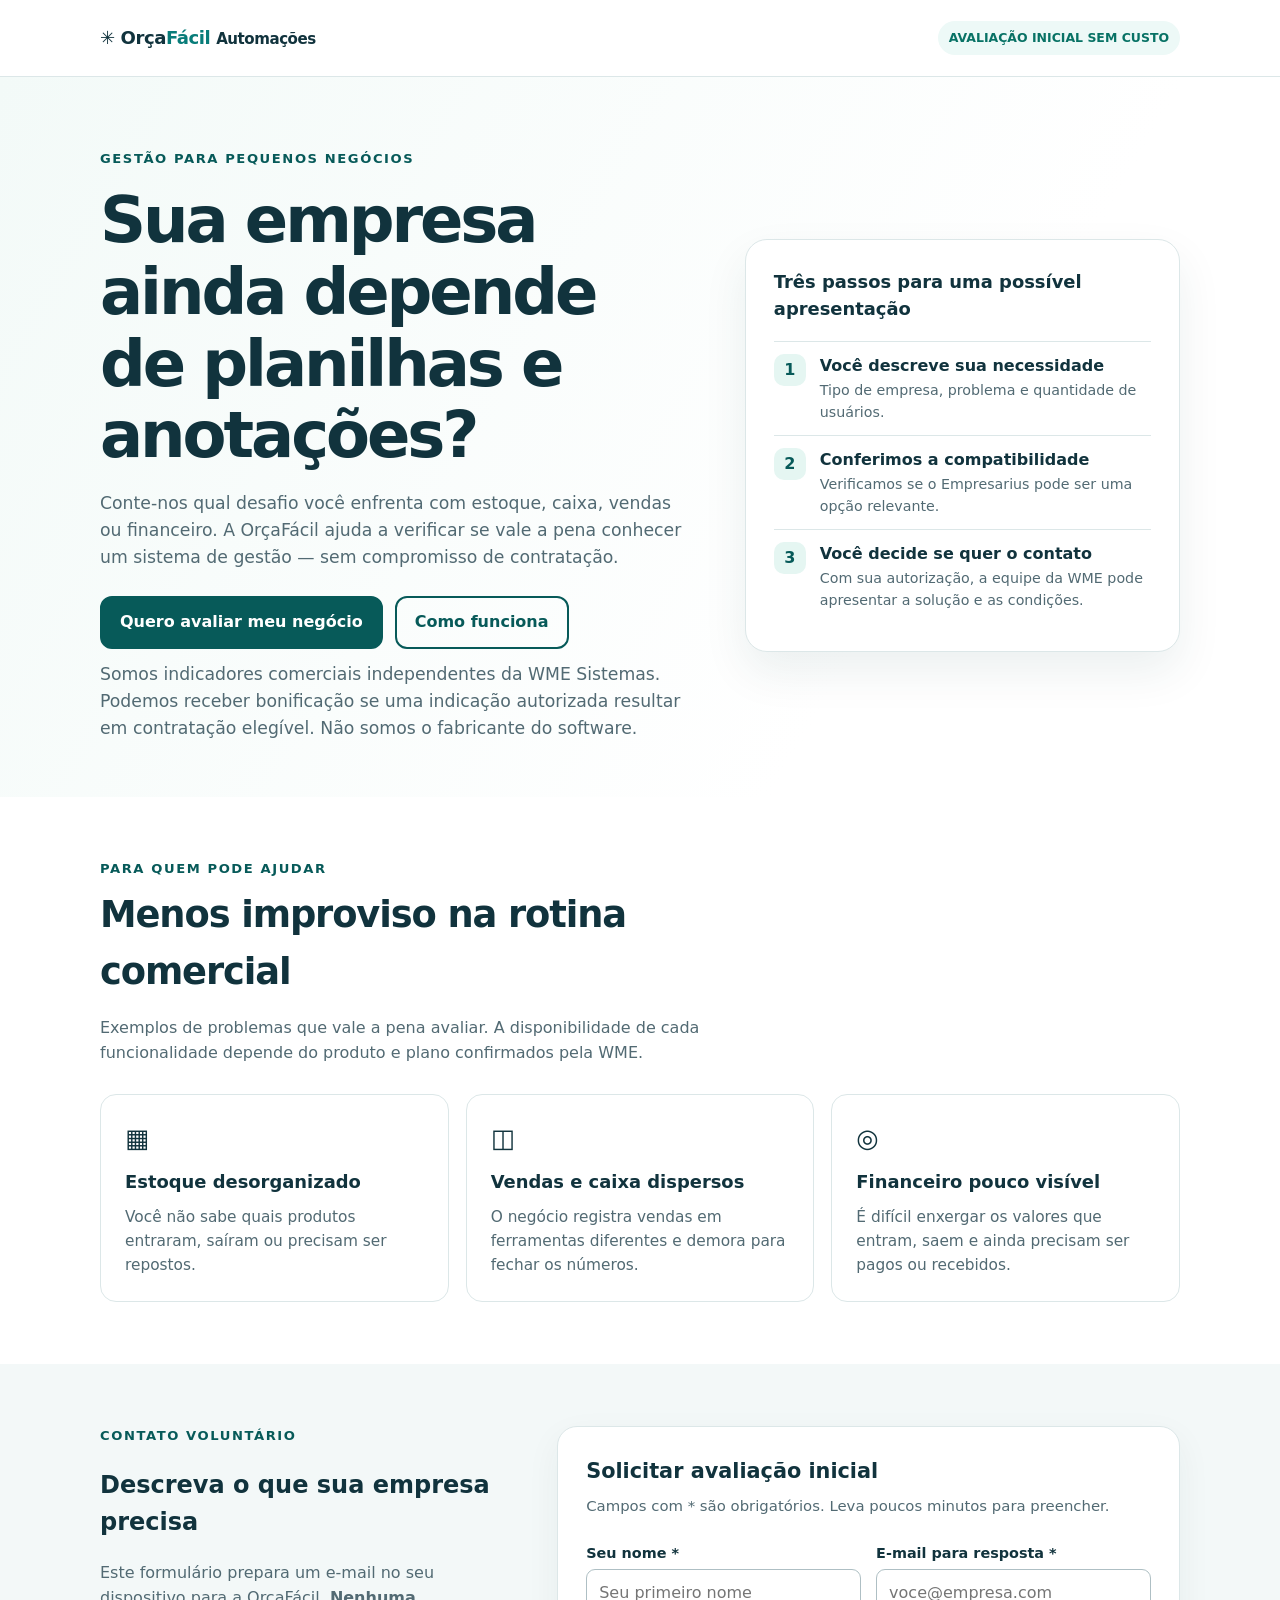
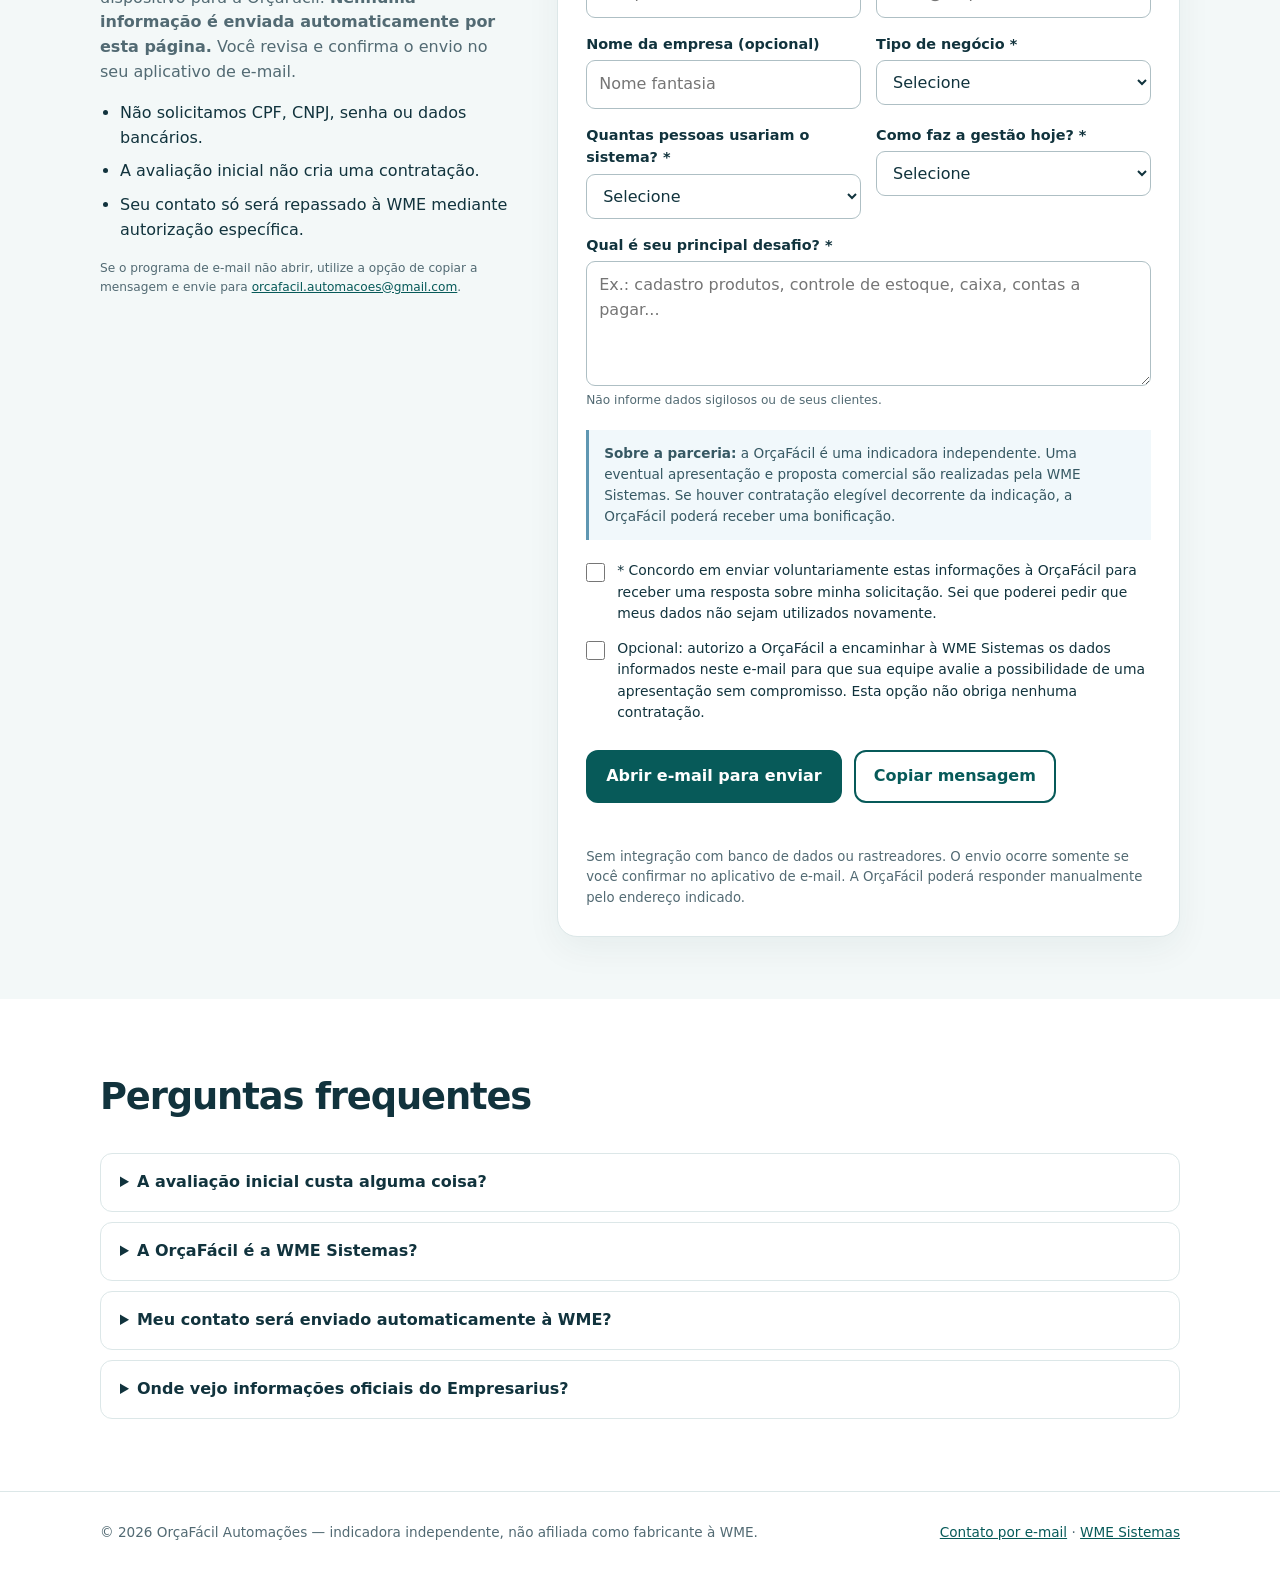
<file: wme/index.html>
<!doctype html>
<html lang="pt-BR">
<head>
  <meta charset="utf-8">
  <meta name="viewport" content="width=device-width, initial-scale=1">
  <meta name="theme-color" content="#10343e">
  <meta name="description" content="Descubra se um sistema de gestão pode ajudar seu comércio ou pequena empresa. Solicite uma avaliação gratuita de adequação feita pela OrçaFácil Automações, indicadora independente da WME Sistemas.">
  <title>Encontre um sistema de gestão | OrçaFácil Automações</title>
  <style>
    :root{color-scheme:light;--ink:#11333d;--sub:#526a73;--line:#dce7e8;--light:#f3f8f8;--teal:#087c79;--teal-dark:#075a59;--focus:#f4b860;font-family:Inter,system-ui,-apple-system,BlinkMacSystemFont,"Segoe UI",sans-serif}
    *{box-sizing:border-box}html{scroll-behavior:smooth}body{margin:0;color:var(--ink);background:#fff;line-height:1.55}a{color:var(--teal-dark)}.wrap{width:min(1080px,calc(100% - 40px));margin:auto}
    .skip{position:absolute;left:-9999px;top:0;background:#fff;padding:12px}.skip:focus{left:12px;z-index:10}
    header{border-bottom:1px solid var(--line);background:#fff}.header{min-height:76px;display:flex;align-items:center;justify-content:space-between;gap:15px}.brand{text-decoration:none;color:var(--ink);font-weight:850;font-size:1.13rem;letter-spacing:-.025em}.brand span{color:var(--teal)}.chip{background:#edf9f7;color:#087265;padding:7px 11px;border-radius:20px;font-size:.78rem;font-weight:750}
    .hero{padding:72px 0 55px;background:linear-gradient(120deg,#f3faf8,#fff 70%)}.layout{display:grid;grid-template-columns:minmax(0,1.15fr) minmax(290px,.85fr);gap:56px;align-items:center}.eyebrow{color:var(--teal-dark);font-weight:750;font-size:.82rem;letter-spacing:.12em;text-transform:uppercase}.hero h1{font-size:clamp(2.2rem,5vw,4rem);letter-spacing:-.048em;line-height:1.12;margin:16px 0 18px}.hero p{font-size:1.08rem;color:var(--sub);max-width:56ch}.buttons{display:flex;flex-wrap:wrap;gap:12px;margin-top:26px}.btn{appearance:none;display:inline-flex;justify-content:center;align-items:center;text-align:center;text-decoration:none;background:var(--teal-dark);border:2px solid var(--teal-dark);border-radius:12px;color:white;padding:12px 18px;font:inherit;font-weight:750;cursor:pointer;min-height:46px}.btn:hover{background:#044748}.btn.alt{color:var(--teal-dark);background:transparent}.btn.alt:hover{background:#e9f7f4}a:focus-visible,button:focus-visible,input:focus-visible,select:focus-visible,textarea:focus-visible{outline:3px solid var(--focus);outline-offset:2px}
    .preview{background:#fff;border:1px solid var(--line);border-radius:22px;padding:28px;box-shadow:0 20px 45px #093d4114}.preview h2{font-size:1.12rem;margin:0 0 18px}.step{display:flex;gap:14px;padding:12px 0;border-top:1px solid var(--line)}.num{flex:none;display:grid;place-items:center;width:32px;height:32px;background:#e5f6f2;border-radius:10px;color:var(--teal-dark);font-weight:800}.step strong{display:block}.step small{display:block;color:var(--sub);font-size:.89rem}
    section{padding:62px 0}.section-head{max-width:690px;margin-bottom:28px}.section-head h2{font-size:clamp(1.7rem,3vw,2.3rem);margin:7px 0 8px;letter-spacing:-.03em}.section-head p{color:var(--sub)}.cards{display:grid;grid-template-columns:repeat(3,1fr);gap:17px}.card{border:1px solid var(--line);border-radius:16px;padding:24px;background:#fff}.card h3{margin:10px 0;font-size:1.12rem}.card p{margin:0;color:var(--sub);font-size:.96rem}.symbol{font-size:1.6rem}
    #avaliacao{background:var(--light)}.formwrap{display:grid;grid-template-columns:.8fr 1.2fr;gap:42px;align-items:start}.aside p{color:var(--sub)}.aside ul{padding-left:20px}.aside li{margin:9px 0}.formcard{padding:28px;background:#fff;border:1px solid var(--line);border-radius:20px;box-shadow:0 12px 35px #1233380e}.formcard h3{margin:0 0 7px;font-size:1.3rem}.formcard .intro{margin:0 0 24px;color:var(--sub);font-size:.93rem}.fields{display:grid;grid-template-columns:1fr 1fr;gap:15px}.field{display:flex;flex-direction:column;gap:5px}.field.full{grid-column:1/-1}label{font-size:.9rem;font-weight:720}input,select,textarea{width:100%;font:inherit;border:1px solid #aebfc4;background:#fff;border-radius:9px;padding:11px 12px;color:var(--ink);min-height:45px}textarea{min-height:125px;resize:vertical}.hint{font-size:.76rem;color:var(--sub)}.check{display:flex;align-items:flex-start;gap:12px;margin:13px 0}.check input{width:19px;min-height:19px;margin:3px 0;flex:none;accent-color:var(--teal)}.check label{font-size:.87rem;font-weight:450}.notice{background:#f1f8fb;color:#365863;border-left:3px solid #5f97b2;padding:13px 15px;margin:20px 0;font-size:.85rem}.help{font-size:.83rem;color:var(--sub);margin:12px 0 0}.status{font-weight:700;font-size:.89rem;color:var(--teal-dark);min-height:1.4em;margin:12px 0}.footer{border-top:1px solid var(--line);padding:30px 0;color:var(--sub);font-size:.85rem}.footer .wrap{display:flex;justify-content:space-between;gap:20px;flex-wrap:wrap}.faq details{border:1px solid var(--line);padding:16px 19px;border-radius:12px;margin:10px 0;background:white}.faq summary{cursor:pointer;font-weight:720}.faq p{color:var(--sub);margin-bottom:0}
    @media(max-width:800px){.layout,.formwrap{grid-template-columns:1fr;gap:24px}.hero{padding:46px 0}.cards{grid-template-columns:1fr}.preview{max-width:620px}section{padding:44px 0}}@media(max-width:530px){.wrap{width:min(100% - 28px,1080px)}.fields{grid-template-columns:1fr}.formcard{padding:22px 17px}.hero h1{font-size:2.35rem}.header{min-height:65px}.chip{font-size:.66rem}}
    @media(prefers-reduced-motion:reduce){html{scroll-behavior:auto}}
  </style>
</head>
<body>
<a class="skip" href="#avaliacao">Pular para avaliação</a>
<header><div class="wrap header"><a class="brand" href="#inicio">✳ Orça<span>Fácil</span> <small>Automações</small></a><span class="chip">AVALIAÇÃO INICIAL SEM CUSTO</span></div></header>
<main>
  <section class="hero" id="inicio"><div class="wrap layout">
    <div><div class="eyebrow">Gestão para pequenos negócios</div><h1>Sua empresa ainda depende de planilhas e anotações?</h1>
      <p>Conte-nos qual desafio você enfrenta com estoque, caixa, vendas ou financeiro. A OrçaFácil ajuda a verificar se vale a pena conhecer um sistema de gestão — sem compromisso de contratação.</p>
      <div class="buttons"><a class="btn" href="#avaliacao">Quero avaliar meu negócio</a><a class="btn alt" href="#como-funciona">Como funciona</a></div>
      <p class="help">Somos indicadores comerciais independentes da WME Sistemas. Podemos receber bonificação se uma indicação autorizada resultar em contratação elegível. Não somos o fabricante do software.</p>
    </div>
    <div class="preview" aria-label="Etapas do atendimento"><h2>Três passos para uma possível apresentação</h2>
      <div class="step"><span class="num">1</span><div><strong>Você descreve sua necessidade</strong><small>Tipo de empresa, problema e quantidade de usuários.</small></div></div>
      <div class="step"><span class="num">2</span><div><strong>Conferimos a compatibilidade</strong><small>Verificamos se o Empresarius pode ser uma opção relevante.</small></div></div>
      <div class="step"><span class="num">3</span><div><strong>Você decide se quer o contato</strong><small>Com sua autorização, a equipe da WME pode apresentar a solução e as condições.</small></div></div>
    </div>
  </div></section>
  <section id="como-funciona"><div class="wrap">
    <div class="section-head"><div class="eyebrow">Para quem pode ajudar</div><h2>Menos improviso na rotina comercial</h2><p>Exemplos de problemas que vale a pena avaliar. A disponibilidade de cada funcionalidade depende do produto e plano confirmados pela WME.</p></div>
    <div class="cards">
      <div class="card"><span class="symbol" aria-hidden="true">▦</span><h3>Estoque desorganizado</h3><p>Você não sabe quais produtos entraram, saíram ou precisam ser repostos.</p></div>
      <div class="card"><span class="symbol" aria-hidden="true">◫</span><h3>Vendas e caixa dispersos</h3><p>O negócio registra vendas em ferramentas diferentes e demora para fechar os números.</p></div>
      <div class="card"><span class="symbol" aria-hidden="true">◎</span><h3>Financeiro pouco visível</h3><p>É difícil enxergar os valores que entram, saem e ainda precisam ser pagos ou recebidos.</p></div>
    </div>
  </div></section>
  <section id="avaliacao"><div class="wrap formwrap">
    <div class="aside"><div class="eyebrow">Contato voluntário</div><h2>Descreva o que sua empresa precisa</h2><p>Este formulário prepara um e-mail no seu dispositivo para a OrçaFácil. <strong>Nenhuma informação é enviada automaticamente por esta página.</strong> Você revisa e confirma o envio no seu aplicativo de e-mail.</p><ul><li>Não solicitamos CPF, CNPJ, senha ou dados bancários.</li><li>A avaliação inicial não cria uma contratação.</li><li>Seu contato só será repassado à WME mediante autorização específica.</li></ul><p class="hint">Se o programa de e-mail não abrir, utilize a opção de copiar a mensagem e envie para <a href="mailto:orcafacil.automacoes@gmail.com">orcafacil.automacoes@gmail.com</a>.</p></div>
    <div class="formcard"><h3>Solicitar avaliação inicial</h3><p class="intro">Campos com * são obrigatórios. Leva poucos minutos para preencher.</p>
      <form id="lead-form">
        <div class="fields">
          <div class="field"><label for="nome">Seu nome *</label><input id="nome" name="nome" required maxlength="100" autocomplete="name" placeholder="Seu primeiro nome"></div>
          <div class="field"><label for="email">E-mail para resposta *</label><input id="email" name="email" type="email" required maxlength="150" autocomplete="email" placeholder="voce@empresa.com"></div>
          <div class="field"><label for="empresa">Nome da empresa (opcional)</label><input id="empresa" name="empresa" maxlength="140" autocomplete="organization" placeholder="Nome fantasia"></div>
          <div class="field"><label for="segmento">Tipo de negócio *</label><select id="segmento" name="segmento" required><option value="">Selecione</option><option>Loja física / varejo</option><option>Mercadinho / mercearia</option><option>Distribuidora / atacado</option><option>Prestação de serviços</option><option>Pequena indústria</option><option>Outro</option></select></div>
          <div class="field"><label for="usuarios">Quantas pessoas usariam o sistema? *</label><select id="usuarios" name="usuarios" required><option value="">Selecione</option><option>1</option><option>2 a 3</option><option>4 a 6</option><option>7 a 15</option><option>Mais de 15</option><option>Ainda não sei</option></select></div>
          <div class="field"><label for="atual">Como faz a gestão hoje? *</label><select id="atual" name="atual" required><option value="">Selecione</option><option>Caderno / manual</option><option>Planilhas</option><option>Já utiliza um sistema</option><option>Está abrindo empresa</option><option>Outro</option></select></div>
          <div class="field full"><label for="problema">Qual é seu principal desafio? *</label><textarea id="problema" name="problema" required maxlength="1500" placeholder="Ex.: cadastro produtos, controle de estoque, caixa, contas a pagar..." ></textarea><span class="hint">Não informe dados sigilosos ou de seus clientes.</span></div>
        </div>
        <div class="notice"><strong>Sobre a parceria:</strong> a OrçaFácil é uma indicadora independente. Uma eventual apresentação e proposta comercial são realizadas pela WME Sistemas. Se houver contratação elegível decorrente da indicação, a OrçaFácil poderá receber uma bonificação.</div>
        <div class="check"><input type="checkbox" id="contato" name="contato" required><label for="contato">* Concordo em enviar voluntariamente estas informações à OrçaFácil para receber uma resposta sobre minha solicitação. Sei que poderei pedir que meus dados não sejam utilizados novamente.</label></div>
        <div class="check"><input type="checkbox" id="repasse" name="repasse"><label for="repasse">Opcional: autorizo a OrçaFácil a encaminhar à WME Sistemas os dados informados neste e-mail para que sua equipe avalie a possibilidade de uma apresentação sem compromisso. Esta opção não obriga nenhuma contratação.</label></div>
        <div class="buttons"><button type="submit" class="btn" id="send">Abrir e-mail para enviar</button><button type="button" class="btn alt" id="copy">Copiar mensagem</button></div>
        <p id="status" class="status" role="status" aria-live="polite"></p>
        <p class="help">Sem integração com banco de dados ou rastreadores. O envio ocorre somente se você confirmar no aplicativo de e-mail. A OrçaFácil poderá responder manualmente pelo endereço indicado.</p>
      </form>
    </div>
  </div></section>
  <section class="faq"><div class="wrap"><div class="section-head"><h2>Perguntas frequentes</h2></div>
    <details><summary>A avaliação inicial custa alguma coisa?</summary><p>Não. A triagem inicial pela OrçaFácil é gratuita. Qualquer assinatura, implantação ou outro custo do software deve ser informado e negociado diretamente pela equipe da WME antes de uma contratação.</p></details>
    <details><summary>A OrçaFácil é a WME Sistemas?</summary><p>Não. Somos uma iniciativa independente de indicação comercial. Não representamos o suporte oficial, nem fornecemos demonstrações técnicas ou asseguramos funcionalidades específicas do produto.</p></details>
    <details><summary>Meu contato será enviado automaticamente à WME?</summary><p>Não. A página apenas abre um e-mail para a OrçaFácil. A autorização opcional para repasse é independente, e o encaminhamento à WME, quando aplicável, é uma etapa posterior.</p></details>
    <details><summary>Onde vejo informações oficiais do Empresarius?</summary><p>Consulte diretamente o <a href="https://indica.wmesistemas.com.br/" target="_blank" rel="noopener noreferrer">portal Indica WME</a>. Recursos, preços e condições devem ser confirmados pela fornecedora.</p></details>
  </div></section>
</main>
<footer class="footer"><div class="wrap"><span>© 2026 OrçaFácil Automações — indicadora independente, não afiliada como fabricante à WME.</span><span><a href="mailto:orcafacil.automacoes@gmail.com">Contato por e-mail</a> · <a href="https://indica.wmesistemas.com.br/" target="_blank" rel="noopener noreferrer">WME Sistemas</a></span></div></footer>
<script>
(function () {
  "use strict";
  var form=document.getElementById("lead-form");
  var status=document.getElementById("status");
  var recipient="orcafacil.automacoes@gmail.com";
  var limit=function(x,max){return String(x||"").trim().slice(0,max)};
  function makeMessage(){
    if(!form.reportValidity())return null;
    var n=limit(document.getElementById("nome").value,100);
    var e=limit(document.getElementById("email").value,150);
    var company=limit(document.getElementById("empresa").value,140);
    var segment=limit(document.getElementById("segmento").value,90);
    var users=limit(document.getElementById("usuarios").value,40);
    var actual=limit(document.getElementById("atual").value,80);
    var issue=limit(document.getElementById("problema").value,1500);
    var consent=document.getElementById("repasse").checked;
    var subject="OrçaFácil WME | Pedido de avaliação inicial - "+(company||n);
    var message=[
      "Olá, equipe OrçaFácil!",
      "",
      "Gostaria de saber se um sistema de gestão pode atender minha empresa.",
      "",
      "Nome: "+n,
      "E-mail de contato: "+e,
      "Empresa (se informado): "+(company||"Não informado"),
      "Segmento: "+segment,
      "Pessoas que utilizariam: "+users,
      "Gestão atual: "+actual,
      "Desafio relatado:",
      issue,
      "",
      "Autorizo contato da OrçaFácil sobre esta solicitação: SIM",
      "Autorizo encaminhar os dados deste e-mail à WME Sistemas para avaliar apresentação: "+(consent?"SIM":"NÃO"),
      "",
      "Entendo que a OrçaFácil pode receber bonificação por indicação elegível e que não há compromisso de contratação.",
      "",
      "Mensagem preparada voluntariamente pelo formulário da OrçaFácil."
    ].join("\n");
    return {subject:subject,body:message};
  }
  form.addEventListener("submit",function(evt){
    evt.preventDefault();
    var data=makeMessage();if(!data)return;
    status.textContent="O seu aplicativo de e-mail será aberto. Revise e toque em Enviar para concluir; esta página não envia mensagens sozinha.";
    window.location.href="mailto:"+recipient+"?subject="+encodeURIComponent(data.subject)+"&body="+encodeURIComponent(data.body);
  });
  document.getElementById("copy").addEventListener("click",async function(){
    var data=makeMessage();if(!data)return;
    var msg="Para: "+recipient+"\nAssunto: "+data.subject+"\n\n"+data.body;
    try{if(!navigator.clipboard||!navigator.clipboard.writeText)throw new Error("Clipboard indisponível");
      await navigator.clipboard.writeText(msg);status.textContent="Mensagem copiada. Cole em seu e-mail e envie quando desejar.";
    }catch(err){status.textContent="Não foi possível copiar automaticamente. Use o botão de abrir e-mail ou copie os campos manualmente.";}
  });
})();
</script>
</body>
</html>
</file>
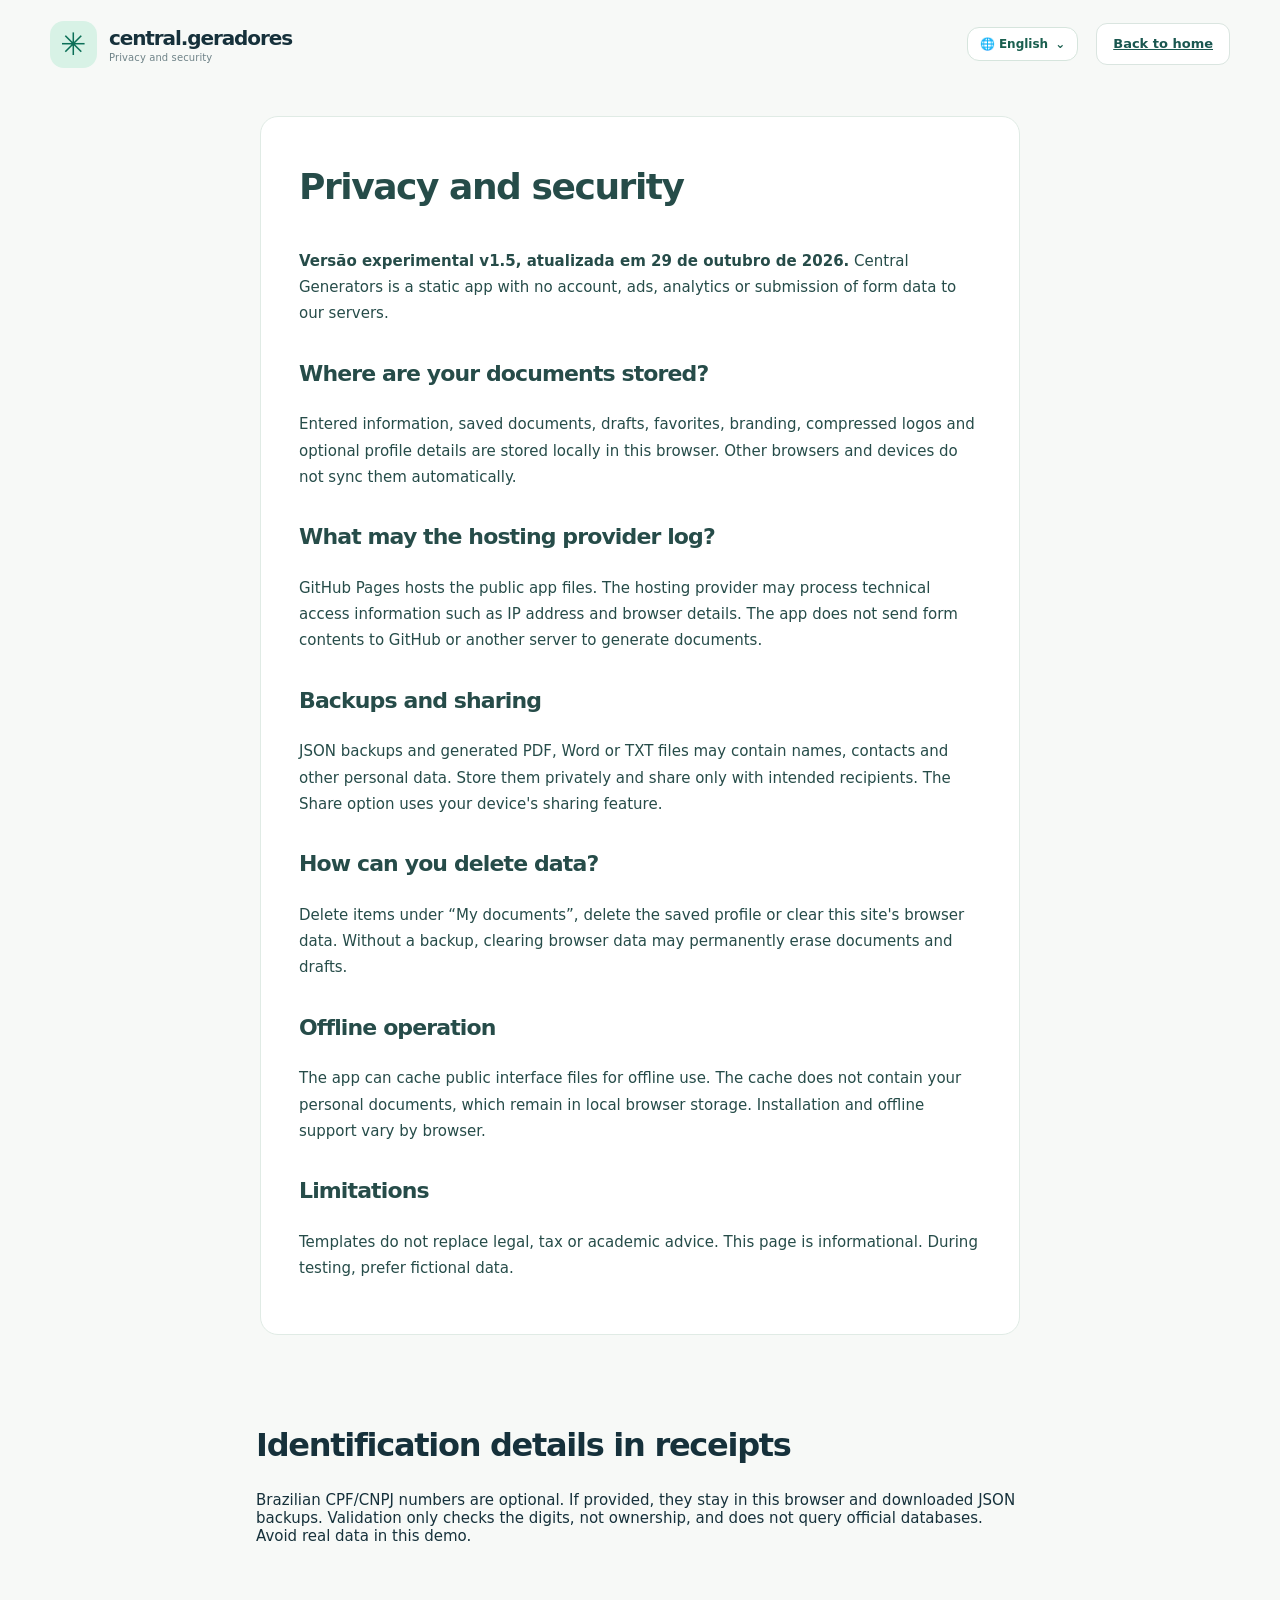
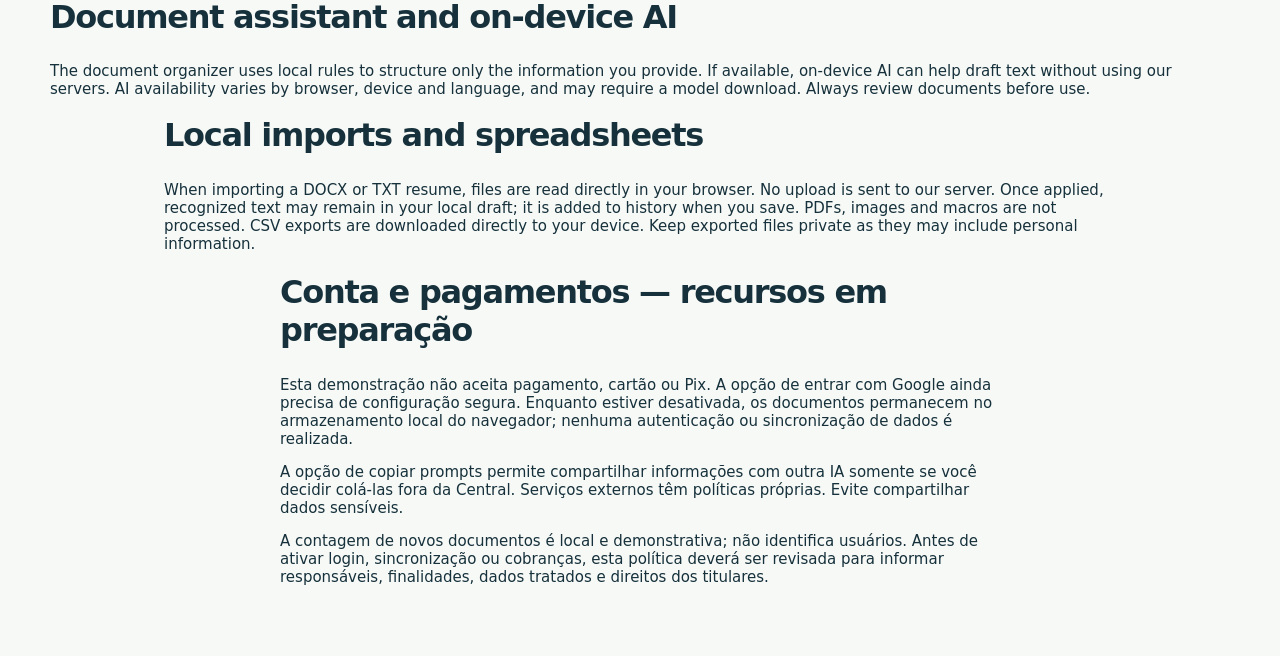
<file: privacidade.html>
<!doctype html><html lang="pt-BR"><head><meta charset="utf-8"><meta name="viewport" content="width=device-width,initial-scale=1"><meta name="theme-color" content="#153b48"><title>Privacidade — Central de Geradores</title><link rel="stylesheet" href="style.css"><link rel="stylesheet" href="i18n.css?v=1.2"><script src="i18n.js?v=1.2" defer></script></head><body><header class="site-header"><a class="brand" href="./"><span class="brand-mark">✳</span><span><strong>central.geradores</strong><small>Privacidade e segurança</small></span></a><div class="header-actions"><details id="language-picker" class="language-picker"><summary id="language-current" aria-label="Language / Idioma">🌐 Português</summary><div class="language-menu" id="language-options"></div></details><a class="btn btn-outline" href="./">Voltar ao início</a></div></header><main><article class="privacy-page"><h1>Privacidade e segurança</h1><p><strong>Versão experimental v1.5, atualizada em 29 de outubro de 2026.</strong> A Central de Geradores é uma aplicação estática, sem cadastro, publicidade, serviço de analytics ou envio de formulários a servidor próprio.</p><h2>Onde ficam seus documentos?</h2><p>As informações digitadas, os documentos salvos, rascunhos, favoritos, identidade visual, logotipos compactados e dados que você optar por guardar no perfil ficam no armazenamento local do navegador utilizado. Outros navegadores ou aparelhos não sincronizam automaticamente os documentos.</p><h2>Quais informações a hospedagem pode registrar?</h2><p>O GitHub Pages hospeda os arquivos públicos do aplicativo. Como ocorre normalmente no acesso a sites, o provedor da hospedagem pode processar informações técnicas de acesso, como endereço IP e identificação do navegador. O aplicativo não transmite o conteúdo dos formulários ao GitHub ou a outro servidor para gerar documentos.</p><h2>Backups e compartilhamento</h2><p>Backups JSON e arquivos PDF, Word ou TXT gerados podem conter nomes, contatos e outras informações pessoais. Guarde-os em local privado e compartilhe apenas com destinatários apropriados. A opção Compartilhar usa a função de compartilhamento do seu aparelho; os destinatários escolhidos podem receber o texto do documento.</p><h2>Como apagar informações?</h2><p>Você pode excluir documentos em “Meus documentos”, apagar o perfil salvo ou limpar os dados deste site nas configurações do navegador. Limpar os dados pode remover documentos e rascunhos de forma irreversível se não existir backup.</p><h2>Funcionamento offline</h2><p>O aplicativo pode armazenar no cache arquivos públicos da interface para continuar funcionando sem internet. O cache não contém os documentos pessoais digitados; estes permanecem no armazenamento local do navegador. A instalação e o modo offline podem variar conforme o navegador.</p><h2>Limitações</h2><p>Os modelos não substituem aconselhamento jurídico, fiscal ou acadêmico. Esta página é informativa e será atualizada conforme o projeto evoluir. Durante os testes, prefira usar dados fictícios.</p></article><section style="max-width:800px;margin:22px auto;padding:16px"><h2>Dados de identificação em recibos</h2><p>CPF e CNPJ são opcionais. Se você preenchê-los, ficam armazenados somente no navegador e em backups JSON baixados manualmente. A conferência é apenas matemática e não valida a titularidade nem consulta bases externas. Evite informações reais nesta demonstração.</p></section><section class="privacy-panel"><h2>Assistente de documentos e IA local</h2><p>A opção de organização guiada usa regras locais para estruturar apenas os dados que você digitar. A opção de IA generativa, quando disponível, usa o modelo integrado ao próprio navegador; o aplicativo não envia as instruções ou arquivos para uma API nossa. A disponibilidade da IA depende do navegador, idioma e aparelho; o navegador pode baixar o modelo necessário. No Android, a opção de geração por IA local pode estar indisponível. Revise dados, nomes, datas, valores e referências antes de usar qualquer documento.</p></section><section style="max-width:1000px;margin:18px auto;padding:0 24px"><h2>Importação e planilhas locais</h2><p>Ao importar currículo DOCX ou TXT, os arquivos são lidos no próprio navegador. Não há upload a nosso servidor; ao aplicar, o texto reconhecido pode ficar no rascunho local; ele passa ao histórico quando você clica em Salvar. PDFs, imagens e macros não são interpretados. A exportação CSV de orçamento ou gastos baixa os dados diretamente no aparelho. Proteja os arquivos exportados, pois podem conter informações pessoais.</p></section><section class="privacy-block" style="max-width:760px;margin:20px auto;padding:0 20px"><h2>Conta e pagamentos — recursos em preparação</h2><p>Esta demonstração não aceita pagamento, cartão ou Pix. A opção de entrar com Google ainda precisa de configuração segura. Enquanto estiver desativada, os documentos permanecem no armazenamento local do navegador; nenhuma autenticação ou sincronização de dados é realizada.</p><p>A opção de copiar prompts permite compartilhar informações com outra IA somente se você decidir colá-las fora da Central. Serviços externos têm políticas próprias. Evite compartilhar dados sensíveis.</p><p>A contagem de novos documentos é local e demonstrativa; não identifica usuários. Antes de ativar login, sincronização ou cobranças, esta política deverá ser revisada para informar responsáveis, finalidades, dados tratados e direitos dos titulares.</p></section></main></body></html>
</file>
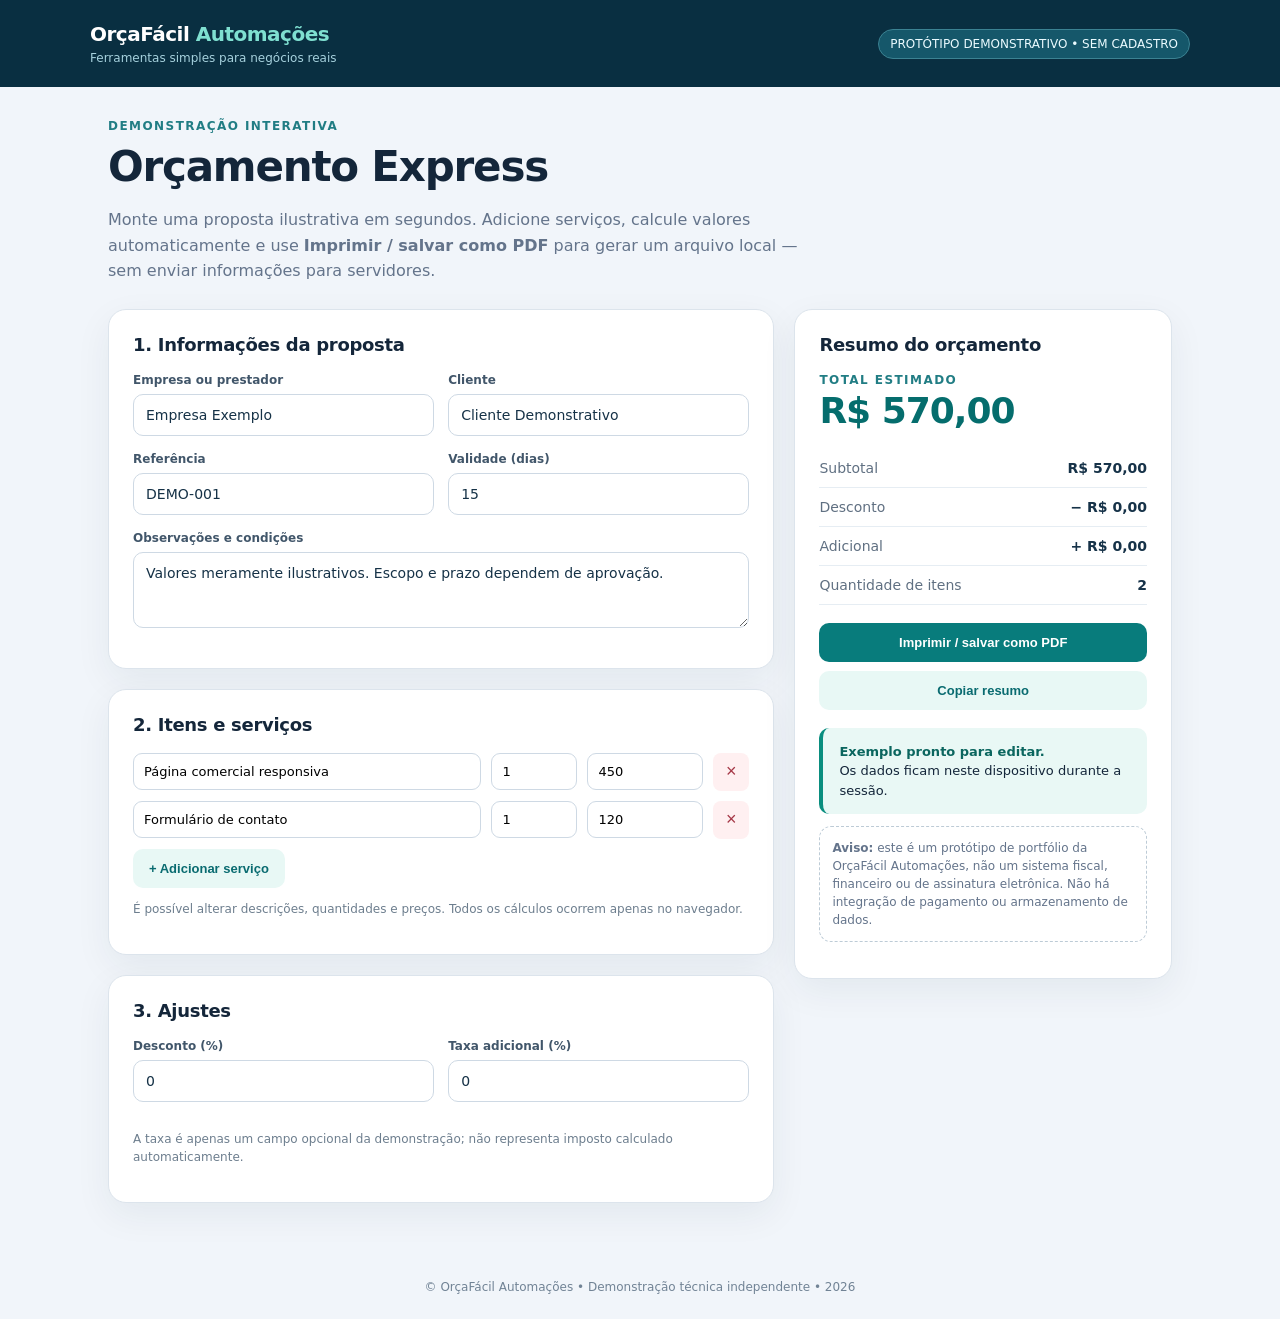
<file: portfolio/orcamento-express-demo.html>
<!doctype html>
<html lang="pt-BR">
<head>
<meta charset="utf-8"><meta name="viewport" content="width=device-width,initial-scale=1">
<title>Orçamento Express — Demonstração OrçaFácil</title>
<meta name="description" content="Demonstração pública do gerador de propostas e orçamentos da OrçaFácil Automações.">
<style>
:root{font-family:Inter,system-ui,-apple-system,Segoe UI,sans-serif;color:#14263a;background:#f1f5fa}*{box-sizing:border-box}
body{margin:0}.top{background:#092f41;color:white;padding:22px max(20px,calc((100vw - 1100px)/2));display:flex;align-items:center;justify-content:space-between;gap:16px}.brand{font-size:20px;font-weight:800;letter-spacing:-.5px}.top small{display:block;color:#a6d1dd;font-size:12px;margin-top:5px}.pill{background:#15576a;border:1px solid #3b8292;color:#ebfbff;padding:7px 11px;border-radius:30px;font-size:12px}
main{max-width:1100px;margin:32px auto;padding:0 18px}.intro{margin-bottom:25px}.eyebrow{text-transform:uppercase;letter-spacing:.12em;color:#217d84;font-size:12px;font-weight:800}.intro h1{font-size:clamp(28px,4vw,42px);letter-spacing:-1.2px;margin:9px 0}.intro p{color:#64748b;max-width:720px;line-height:1.6}.cols{display:grid;grid-template-columns:minmax(0,1.5fr) minmax(320px,.85fr);gap:20px;align-items:start}.card{background:white;border:1px solid #dce4ec;border-radius:18px;box-shadow:0 12px 36px #102e4210;padding:24px;margin-bottom:20px}h2{font-size:18px;margin:0 0 18px;letter-spacing:-.3px}.grid{display:grid;grid-template-columns:1fr 1fr;gap:14px}.field{display:flex;flex-direction:column;gap:7px;margin-bottom:16px}.field label{font-size:12px;font-weight:700;color:#41566a}.field input,.field textarea{font:inherit;font-size:14px;padding:12px;border:1px solid #ced9e4;border-radius:10px;width:100%;color:#163247;background:#fff}.field textarea{min-height:76px;resize:vertical}.field input:focus,.field textarea:focus{outline:2px solid #55bdb5;outline-offset:1px}.line{display:grid;grid-template-columns:minmax(0,1fr) 86px 116px 36px;gap:10px;align-items:center;margin:10px 0}.line label{display:none}.line input{font:inherit;width:100%;border:1px solid #ced9e4;border-radius:9px;padding:10px;font-size:13px}.remove{border:0;background:#fff0f1;border-radius:8px;color:#a53746;cursor:pointer;height:38px;font-size:18px}.btn{cursor:pointer;border:0;border-radius:10px;padding:12px 16px;font-weight:700;font-size:13px}.secondary{color:#096b70;background:#e8f8f5}.primary{color:white;background:#087c7c}.primary:hover{background:#076666}.btn:focus-visible,.remove:focus-visible{outline:3px solid #0e7d7a;outline-offset:2px}.muted{font-size:12px;color:#6d7e8e;line-height:1.5}.summary .total{font-size:36px;font-weight:900;letter-spacing:-1px;color:#056d6d;margin:3px 0 18px}.r{display:flex;justify-content:space-between;gap:12px;padding:11px 0;border-bottom:1px solid #e6edf3;color:#607082;font-size:14px}.r strong{color:#163248}.summary .r:last-of-type{border-bottom:0}.actions{display:grid;gap:9px;margin:18px 0}.preview{border-radius:10px;background:#e9f8f5;padding:14px 16px;border-left:4px solid #0a8e7f;font-size:13px;line-height:1.5}.preview strong{color:#0b665f}.footer{text-align:center;color:#718395;font-size:12px;padding:25px}.notice{color:#64748b;border:1px dashed #bdcbd6;border-radius:12px;padding:12px;font-size:12px;line-height:1.5}
@media(max-width:820px){.cols{grid-template-columns:1fr}.top{padding:18px}.pill{display:none}.card{padding:18px}}@media(max-width:490px){.grid{grid-template-columns:1fr}.line{grid-template-columns:minmax(0,1fr) 65px 86px 30px;gap:5px}.line input{padding:8px 5px;font-size:12px}.line .remove{height:34px}}
@media print{body{background:white}.top,.intro,.actions,.add,.remove,.notice,.footer{display:none!important}main{max-width:none;margin:0;padding:0}.cols{display:block}.card{box-shadow:none;border:0;border-radius:0;padding:10px 0;margin:0}.field input,.field textarea,.line input{border:0;padding:3px 0;color:black}.grid{grid-template-columns:1fr 1fr}.summary{border-top:2px solid #333}.summary h2{margin-top:16px}.preview{background:white;color:#333;border-left:2px solid #333}}
</style>
</head>
<body>
<header class="top"><div><div class="brand">OrçaFácil <span style="color:#7fe0d1">Automações</span></div><small>Ferramentas simples para negócios reais</small></div><span class="pill">PROTÓTIPO DEMONSTRATIVO • SEM CADASTRO</span></header>
<main><div class="intro"><div class="eyebrow">Demonstração interativa</div><h1>Orçamento Express</h1><p>Monte uma proposta ilustrativa em segundos. Adicione serviços, calcule valores automaticamente e use <strong>Imprimir / salvar como PDF</strong> para gerar um arquivo local — sem enviar informações para servidores.</p></div>
<div class="cols"><section>
<div class="card"><h2>1. Informações da proposta</h2><div class="grid"><div class="field"><label for="empresa">Empresa ou prestador</label><input id="empresa" placeholder="Nome do prestador" value="Empresa Exemplo"></div><div class="field"><label for="cliente">Cliente</label><input id="cliente" placeholder="Nome do cliente" value="Cliente Demonstrativo"></div></div><div class="grid"><div class="field"><label for="ref">Referência</label><input id="ref" value="DEMO-001"></div><div class="field"><label for="prazo">Validade (dias)</label><input type="number" min="1" max="365" value="15" id="prazo"></div></div><div class="field"><label for="obs">Observações e condições</label><textarea id="obs">Valores meramente ilustrativos. Escopo e prazo dependem de aprovação.</textarea></div></div>
<div class="card"><h2>2. Itens e serviços</h2><div id="items"></div><button class="btn secondary add" id="add" type="button">+ Adicionar serviço</button><p class="muted">É possível alterar descrições, quantidades e preços. Todos os cálculos ocorrem apenas no navegador.</p></div>
<div class="card"><h2>3. Ajustes</h2><div class="grid"><div class="field"><label for="desconto">Desconto (%)</label><input id="desconto" type="number" min="0" max="100" step="0.5" value="0"></div><div class="field"><label for="taxa">Taxa adicional (%)</label><input id="taxa" type="number" min="0" max="100" step="0.5" value="0"></div></div><p class="muted">A taxa é apenas um campo opcional da demonstração; não representa imposto calculado automaticamente.</p></div>
</section>
<aside class="card summary"><h2>Resumo do orçamento</h2><div class="eyebrow">Total estimado</div><div class="total" id="total" aria-live="polite">R$ 0,00</div><div class="r"><span>Subtotal</span><strong id="subtotal">—</strong></div><div class="r"><span>Desconto</span><strong id="desconto-val">—</strong></div><div class="r"><span>Adicional</span><strong id="taxa-val">—</strong></div><div class="r"><span>Quantidade de itens</span><strong id="count">—</strong></div><div class="actions"><button class="btn primary" id="print" type="button">Imprimir / salvar como PDF</button><button class="btn secondary" id="copy" type="button">Copiar resumo</button></div><div class="preview"><strong id="feedback">Exemplo pronto para editar.</strong><div>Os dados ficam neste dispositivo durante a sessão.</div></div><p class="notice"><strong>Aviso:</strong> este é um protótipo de portfólio da OrçaFácil Automações, não um sistema fiscal, financeiro ou de assinatura eletrônica. Não há integração de pagamento ou armazenamento de dados.</p></aside>
</div></main><footer class="footer">© OrçaFácil Automações • Demonstração técnica independente • 2026</footer>
<script>
(function(){
'use strict';
var items=document.getElementById('items'), num=0, fmt=new Intl.NumberFormat('pt-BR',{style:'currency',currency:'BRL'});
function el(tag,cls,text){var x=document.createElement(tag);if(cls)x.className=cls;if(text!==undefined)x.textContent=text;return x}
function add(name,q,v){num++;var r=el('div','line');var d=el('input');d.setAttribute('aria-label','Descrição do serviço');d.placeholder='Descrição';d.value=name||'';var quantity=el('input');quantity.type='number';quantity.min='0';quantity.step='1';quantity.value=q||1;quantity.setAttribute('aria-label','Quantidade');var price=el('input');price.type='number';price.min='0';price.step='0.01';price.value=v||0;price.setAttribute('aria-label','Valor unitário em reais');var remove=el('button','remove','×');remove.type='button';remove.setAttribute('aria-label','Remover item');remove.onclick=function(){r.remove();update()};[d,quantity,price,remove].forEach(function(x){r.appendChild(x)});r.querySelectorAll('input').forEach(function(x){x.addEventListener('input',update)});items.appendChild(r);update()}
function safe(x){var v=Number(x);return Number.isFinite(v)&&v>0?v:0}
function update(){var subtotal=0,rows=items.querySelectorAll('.line');rows.forEach(function(r){var inputs=r.querySelectorAll('input');subtotal+=safe(inputs[1].value)*safe(inputs[2].value)});var disc=Math.min(100,safe(document.getElementById('desconto').value))/100*subtotal;var fee=Math.min(100,safe(document.getElementById('taxa').value))/100*(subtotal-disc);var total=subtotal-disc+fee;document.getElementById('subtotal').textContent=fmt.format(subtotal);document.getElementById('desconto-val').textContent='− '+fmt.format(disc);document.getElementById('taxa-val').textContent='+ '+fmt.format(fee);document.getElementById('total').textContent=fmt.format(total);document.getElementById('count').textContent=String(rows.length);return total}
document.getElementById('add').onclick=function(){add('',1,0)};
document.getElementById('print').onclick=function(){window.print()};
document.getElementById('desconto').addEventListener('input',update);document.getElementById('taxa').addEventListener('input',update);
document.getElementById('copy').onclick=function(){var t='Orçamento '+document.getElementById('ref').value+'\nPrestador: '+document.getElementById('empresa').value+'\nCliente: '+document.getElementById('cliente').value+'\n';items.querySelectorAll('.line').forEach(function(r){var i=r.querySelectorAll('input');t+=i[0].value+' — '+i[1].value+' × '+fmt.format(safe(i[2].value))+'\n'});t+='Total: '+fmt.format(update())+'\nValidade: '+document.getElementById('prazo').value+' dias\n'+document.getElementById('obs').value;navigator.clipboard&&navigator.clipboard.writeText(t).then(function(){document.getElementById('feedback').textContent='Resumo copiado com sucesso.'},function(){document.getElementById('feedback').textContent='Use imprimir / salvar como PDF.'})};
add('Página comercial responsiva',1,450);add('Formulário de contato',1,120);
})();
</script></body></html>
</file>
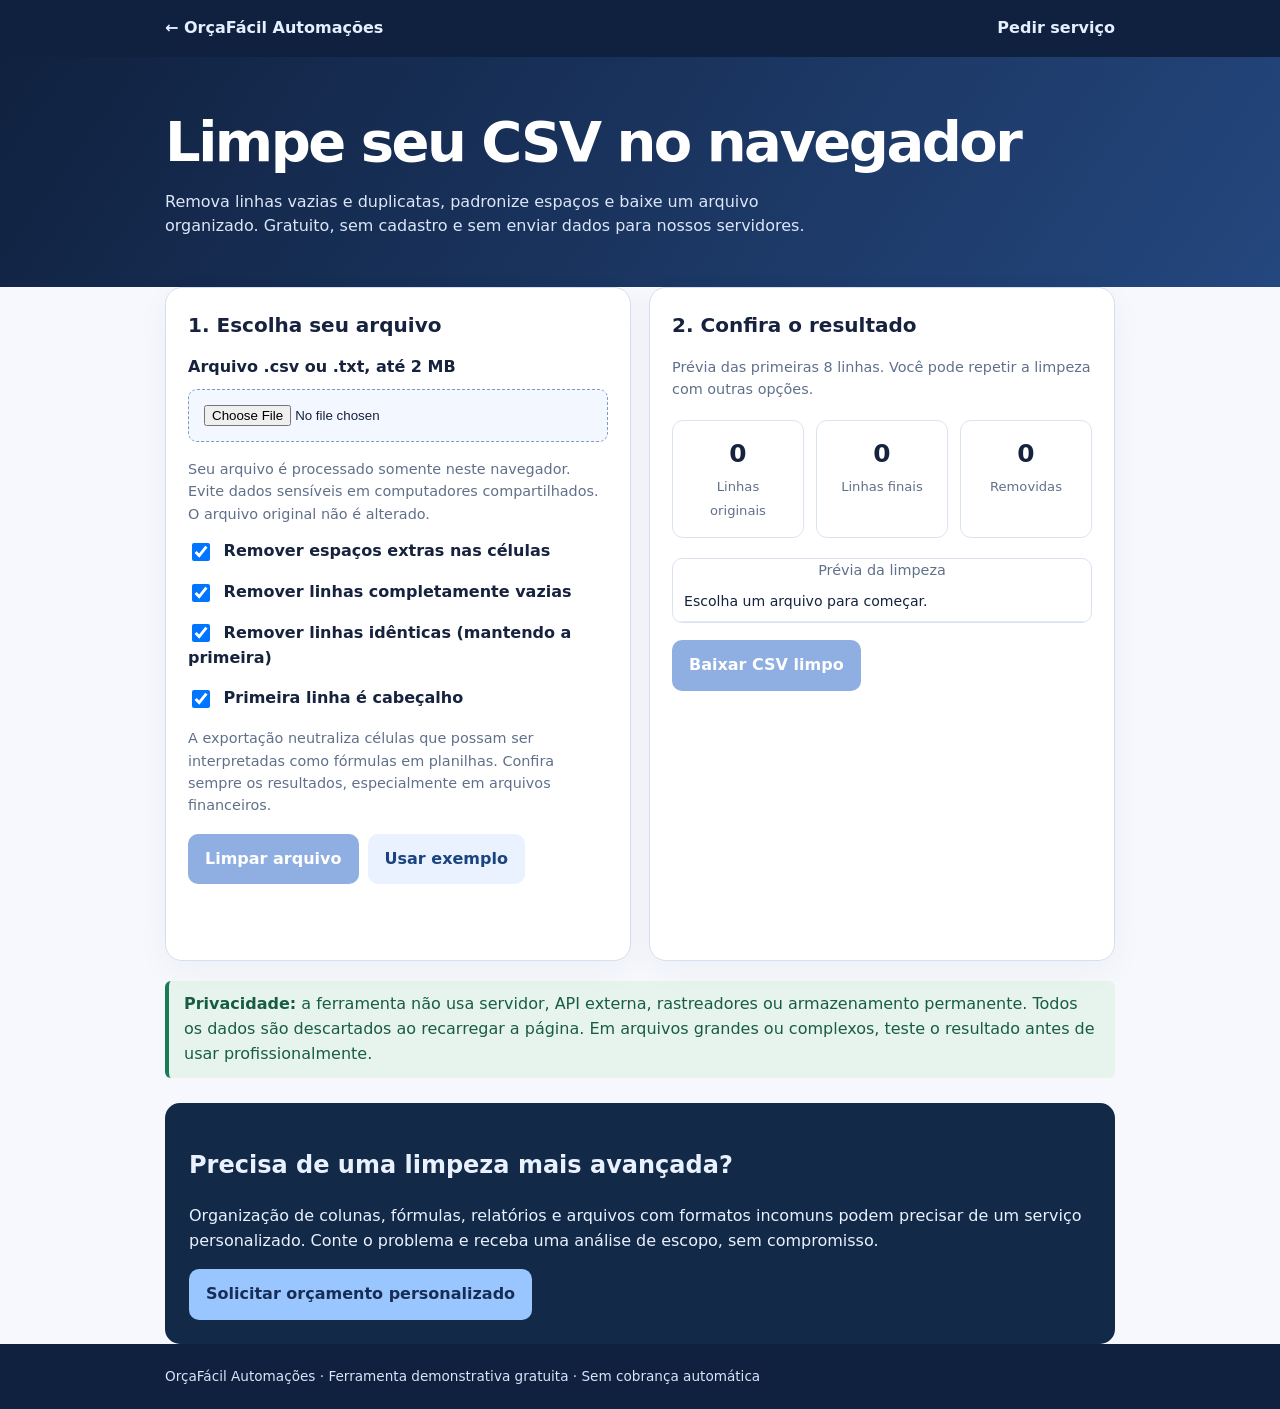
<file: servicos/limpar-csv.html>
<!doctype html>
<html lang="pt-BR">
<head>
<meta charset="utf-8"><meta name="viewport" content="width=device-width, initial-scale=1">
<meta name="description" content="Limpe arquivos CSV sem enviar dados a servidores. Remova linhas vazias, padronize espaços e elimine duplicatas. Ferramenta gratuita da OrçaFácil.">
<meta name="robots" content="index,follow">
<title>Limpar CSV gratuito | OrçaFácil Automações</title>
<style>
:root{font-family:system-ui,-apple-system,"Segoe UI",sans-serif;color:#16223e;background:#f6f8fd}
*{box-sizing:border-box}body{margin:0;line-height:1.55}a{color:#1554c0}a:focus-visible,input:focus-visible,button:focus-visible{outline:3px solid #e99e25;outline-offset:3px}
header{background:#10213f;color:white}.shell{max-width:990px;padding:0 20px;margin:auto}
nav{display:flex;align-items:center;justify-content:space-between;gap:14px;padding:16px 0}nav a{color:#e5efff;text-decoration:none;font-weight:700}
.hero{background:linear-gradient(125deg,#10213f,#24477e);color:white;padding:54px 0 48px}.hero h1{font-size:clamp(2rem,5vw,3.5rem);letter-spacing:-.045em;line-height:1.12;margin:0 0 16px}.hero p{max-width:680px;color:#dce6f8;margin:0}
main{padding:40px 0 60px}.cols{display:grid;grid-template-columns:1fr 1fr;gap:18px}.panel{background:white;border:1px solid #d6e0f0;border-radius:17px;padding:22px;box-shadow:0 9px 33px #16233d0b}.panel h2{margin:0 0 14px;font-size:1.25rem}
.field{display:block;margin:13px 0 16px;font-weight:600}.field input[type=file]{display:block;width:100%;margin-top:9px;border:1px dashed #8299c0;border-radius:9px;padding:15px;background:#f3f7ff}
.field input[type=checkbox]{width:18px;height:18px;vertical-align:middle;margin-right:8px}
button,.button{border:0;background:#1657c2;color:white;padding:13px 17px;border-radius:10px;cursor:pointer;font:inherit;font-weight:700;display:inline-block;text-decoration:none}
button.secondary,.button.secondary{background:#eaf1ff;color:#1b437f}button:disabled{opacity:.48;cursor:not-allowed}
.actions{display:flex;flex-wrap:wrap;gap:9px;margin-top:17px}.hint,.small{color:#60708b;font-size:.9rem} .notice{background:#e7f4ee;border-left:4px solid #197c57;padding:11px 15px;border-radius:6px;color:#185d43}
#status{min-height:22px;font-weight:600}.summary{display:grid;grid-template-columns:repeat(3,1fr);gap:12px;margin:20px 0}.metric{border:1px solid #dbe3f0;border-radius:11px;padding:14px;text-align:center}.metric b{display:block;font-size:1.55rem}.metric span{font-size:.82rem;color:#62708a}
.tablewrap{overflow-x:auto;margin-top:14px;border:1px solid #dae2ef;border-radius:10px}table{border-collapse:collapse;width:100%;font-size:.88rem}td,th{padding:9px 11px;text-align:left;border-bottom:1px solid #e4eaf3;white-space:nowrap;max-width:270px;overflow:hidden;text-overflow:ellipsis}th{background:#eaf1ff}
.cta{margin:25px 0 0;background:#132948;color:#e9f1ff;padding:24px;border-radius:15px}.cta a{background:#9ac6ff;color:#172d55}.cta p{margin-top:5px}footer{background:#10213f;color:#d7e5fa;font-size:.85rem;padding:22px 0}
@media(max-width:720px){.cols{grid-template-columns:1fr}.summary{grid-template-columns:1fr 1fr}.hero{padding:38px 0}}
</style>
</head>
<body>
<header><div class="shell"><nav><a href="../">← OrçaFácil Automações</a><a href="../#request">Pedir serviço</a></nav></div></header>
<section class="hero"><div class="shell"><h1>Limpe seu CSV no navegador</h1><p>Remova linhas vazias e duplicatas, padronize espaços e baixe um arquivo organizado. Gratuito, sem cadastro e sem enviar dados para nossos servidores.</p></div></section>
<main class="shell">
<div class="cols">
<section class="panel" aria-label="Configurar limpeza">
<h2>1. Escolha seu arquivo</h2>
<label class="field" for="file">Arquivo .csv ou .txt, até 2 MB<input type="file" id="file" accept=".csv,.txt,text/csv,text/plain"></label>
<p class="small">Seu arquivo é processado somente neste navegador. Evite dados sensíveis em computadores compartilhados. O arquivo original não é alterado.</p>
<label class="field"><input id="trim" type="checkbox" checked> Remover espaços extras nas células</label>
<label class="field"><input id="empty" type="checkbox" checked> Remover linhas completamente vazias</label>
<label class="field"><input id="duplicates" type="checkbox" checked> Remover linhas idênticas (mantendo a primeira)</label>
<label class="field"><input id="header" type="checkbox" checked> Primeira linha é cabeçalho</label>
<p class="small">A exportação neutraliza células que possam ser interpretadas como fórmulas em planilhas. Confira sempre os resultados, especialmente em arquivos financeiros.</p>
<div class="actions"><button id="clean" disabled>Limpar arquivo</button><button id="example" class="secondary" type="button">Usar exemplo</button></div>
<p id="status" role="status" aria-live="polite"></p>
</section>
<section class="panel" aria-label="Visualizar resultados">
<h2>2. Confira o resultado</h2>
<p class="hint">Prévia das primeiras 8 linhas. Você pode repetir a limpeza com outras opções.</p>
<div class="summary" aria-live="polite"><div class="metric"><b id="original">0</b><span>Linhas originais</span></div><div class="metric"><b id="result">0</b><span>Linhas finais</span></div><div class="metric"><b id="removed">0</b><span>Removidas</span></div></div>
<div class="tablewrap"><table id="preview"><caption class="small">Prévia da limpeza</caption><thead></thead><tbody><tr><td>Escolha um arquivo para começar.</td></tr></tbody></table></div>
<div class="actions"><button id="download" disabled>Baixar CSV limpo</button></div>
</section>
</div>
<div class="notice" style="margin-top:20px"><strong>Privacidade:</strong> a ferramenta não usa servidor, API externa, rastreadores ou armazenamento permanente. Todos os dados são descartados ao recarregar a página. Em arquivos grandes ou complexos, teste o resultado antes de usar profissionalmente.</div>
<section class="cta"><h2>Precisa de uma limpeza mais avançada?</h2><p>Organização de colunas, fórmulas, relatórios e arquivos com formatos incomuns podem precisar de um serviço personalizado. Conte o problema e receba uma análise de escopo, sem compromisso.</p><a class="button" id="quote" href="../#request">Solicitar orçamento personalizado</a></section>
</main>
<footer><div class="shell">OrçaFácil Automações · Ferramenta demonstrativa gratuita · Sem cobrança automática</div></footer>
<script>
(function(){
"use strict";
var rawText="",name="dados",outRows=[],delimiter=",";
var file=document.getElementById("file"),clean=document.getElementById("clean"),download=document.getElementById("download"),status=document.getElementById("status");
function say(message,problem){status.textContent=message;status.style.color=problem?"#ad2538":"#197c57";}
function guess(text){
 var line=text.split(/\r?\n/,1)[0]||"",counts={",":0,";":0,"\t":0};
 var quoted=false;
 for(var i=0;i<line.length;i++){var c=line[i];if(c==='"'){if(quoted&&line[i+1]==='"')i++;else quoted=!quoted;}else if(!quoted&&Object.prototype.hasOwnProperty.call(counts,c))counts[c]++;}
 return Object.keys(counts).reduce(function(best,k){return counts[k]>counts[best]?k:best;},",");
}
function parseCSV(text,sep){
 var rows=[],row=[],field="",quoted=false,inside=false;
 text=text.replace(/^\uFEFF/,"");
 for(var i=0;i<text.length;i++){
 var c=text[i];
 if(quoted){if(c==='"'){if(text[i+1]==='"'){field+='"';i++;}else quoted=false;}else field+=c;continue;}
 if(c==='"' && field===""){quoted=true;inside=true;continue;}
 if(c===sep){row.push(field);field="";inside=true;continue;}
 if(c==="\n"||c==="\r"){if(c==="\r"&&text[i+1]==="\n")i++;row.push(field);rows.push(row);row=[];field="";inside=false;continue;}
 field+=c;inside=true;
 }
 if(quoted)throw new Error("CSV com aspas não fechadas.");
 if(inside||row.length||field.length){row.push(field);rows.push(row);}
 return rows;
}
function tidy(rows){
 var trimmed=document.getElementById("trim").checked,dropEmpty=document.getElementById("empty").checked,dedup=document.getElementById("duplicates").checked,head=document.getElementById("header").checked;
 var seen=new Set(),result=[];
 rows.forEach(function(row,index){
 var next=row.map(function(v){return trimmed?v.trim().replace(/[ \t]+/g," "):v;});
 if(dropEmpty&&next.every(function(v){return v==="";}))return;
 if(index!==0||!head){var key=JSON.stringify(next);if(dedup&&seen.has(key))return;seen.add(key);}
 result.push(next);
 });return result;
}
function render(rows,original){
 document.getElementById("original").textContent=original;
 document.getElementById("result").textContent=rows.length;
 document.getElementById("removed").textContent=original-rows.length;
 var head=document.querySelector("#preview thead"),body=document.querySelector("#preview tbody");
 head.replaceChildren();body.replaceChildren();
 var width=Math.max(1,...rows.slice(0,8).map(function(r){return r.length;}));
 if(!rows.length){var tr=document.createElement("tr"),td=document.createElement("td");td.textContent="Nenhuma linha após a limpeza.";tr.append(td);body.append(tr);return;}
 var tr=document.createElement("tr");
 for(var i=0;i<width;i++){var th=document.createElement("th");th.textContent="Coluna "+(i+1);tr.append(th);}head.append(tr);
 rows.slice(0,8).forEach(function(r){var tr=document.createElement("tr");for(var i=0;i<width;i++){var td=document.createElement("td");td.textContent=r[i]||"";tr.append(td);}body.append(tr);});
}
function safeCell(value){
 var s=String(value);
 // Spreadsheet formula injection mitigation is best-effort; user supplied cells may still need inspection.
 if(/^[\s]*[=+\-@]/.test(s)||/^[\t\r]/.test(s))s="'"+s;
 return '"'+s.replace(/"/g,'""')+'"';
}
function encode(rows,sep){return "\uFEFF"+rows.map(function(r){return r.map(safeCell).join(sep);}).join("\r\n")+"\r\n";}
function clearState(){outRows=[];download.disabled=true;document.getElementById("original").textContent=0;document.getElementById("result").textContent=0;document.getElementById("removed").textContent=0;}
file.addEventListener("change",function(){
 clearState();rawText="";var f=file.files&&file.files[0];clean.disabled=true;
 if(!f){say("Escolha um arquivo.");return;}
 if(f.size>2*1024*1024){say("Limite de 2 MB excedido.",true);return;}
 if(!/\.(csv|txt)$/i.test(f.name)){say("Use arquivos .csv ou .txt.",true);return;}
 name=f.name.replace(/\.(csv|txt)$/i,"");if(name.length>100)name=name.slice(0,100);
 var reader=new FileReader();reader.onload=function(){rawText=String(reader.result||"");if(!rawText.trim()){say("Arquivo vazio.",true);return;}delimiter=guess(rawText);clean.disabled=false;say("Arquivo carregado localmente. Clique em Limpar arquivo.");};reader.onerror=function(){say("Não foi possível ler o arquivo.",true);};reader.readAsText(f,"UTF-8");
});
document.getElementById("example").addEventListener("click",function(){
 clearState();rawText="Nome,Valor\nAna, 10\nAna, 10\nBia, 20\n\nCarlos, 30\n";name="exemplo";delimiter=",";clean.disabled=false;say("Exemplo pronto. Clique em Limpar arquivo.");
});
clean.addEventListener("click",function(){
 if(!rawText)return;
 try{delimiter=guess(rawText);var rows=parseCSV(rawText,delimiter);
 if(rows.length>20000)throw new Error("Arquivo com mais de 20 mil linhas. Divida em partes menores.");
 outRows=tidy(rows);render(outRows,rows.length);download.disabled=!outRows.length;say("Limpeza concluída no navegador. Confira e baixe.");}
 catch(e){clearState();say(e.message||"Erro ao ler CSV.",true);}
});
download.addEventListener("click",function(){
 if(!outRows.length)return;
 var blob=new Blob([encode(outRows,delimiter)],{type:"text/csv;charset=utf-8"});
 var url=URL.createObjectURL(blob),a=document.createElement("a");
 a.href=url;a.download=(name||"dados").replace(/[\\/:*?"<>|]/g,"_")+"-limpo.csv";document.body.append(a);a.click();a.remove();setTimeout(function(){URL.revokeObjectURL(url);},1500);
});
})();
</script>
</body></html>
</file>
<file: style.css>
:root{font-family:Inter,ui-sans-serif,system-ui,-apple-system,BlinkMacSystemFont,"Segoe UI",sans-serif;color:#16313b;background:#f7f9f7;font-synthesis:none;font-size:15px}*{box-sizing:border-box}html{scroll-behavior:smooth}body{margin:0}button,input,select,textarea{font:inherit}button{cursor:pointer}button:disabled{cursor:not-allowed;opacity:.5}a{color:inherit}.skip{position:absolute;left:-999px;top:12px;padding:10px;background:#fff;z-index:12}.skip:focus{left:12px}h1,h2,h3,p{margin-top:0}h1,h2,h3{letter-spacing:-.04em}h2{font-size:clamp(24px,3vw,32px)}.site-header{height:88px;max-width:1240px;margin:auto;padding:0 30px;display:flex;align-items:center;justify-content:space-between;gap:16px}.brand{display:flex;align-items:center;gap:12px;text-decoration:none}.brand-mark{width:47px;height:47px;display:grid;place-items:center;border-radius:14px;background:#d8f2e6;color:#0c6f57;font-size:31px}.brand strong{display:block;font-size:20px;letter-spacing:-.055em}.brand-light{color:#2b8d70}.brand small{display:block;color:#6f8388;font-size:10px;letter-spacing:.01em;margin-top:2px}.header-actions{display:flex;align-items:center;gap:18px}.tag{font-size:10px;font-weight:800;letter-spacing:.12em;color:#237c60;background:#e2f4e8;padding:10px 13px;border-radius:50px}.count{display:inline-grid;place-items:center;background:#e1e9e7;color:#123940;border-radius:16px;width:22px;height:22px;margin-left:6px;font-size:11px}.btn{border:1px solid transparent;border-radius:11px;padding:12px 16px;font-size:13px;font-weight:700;line-height:1.3;transition:transform .15s,background .15s}.btn:hover{transform:translateY(-1px)}.btn:focus-visible,.tool-card:focus-visible,.back-btn:focus-visible{outline:3px solid #8be1bc;outline-offset:3px}.btn-quiet{background:transparent;color:#294954}.btn-quiet:hover{background:#e5eeeb}.btn-primary{background:#137c60;color:#fff}.btn-primary:hover{background:#0b654d}.btn-outline{background:#fff;border-color:#dae5e0;color:#1a5750}.btn-dark{background:#153b48;color:#fff}.btn-dark:hover{background:#092e3a}main{max-width:1240px;margin:0 auto;padding:0 30px 50px}.hero{background:#153b48;border-radius:25px;min-height:378px;color:#f3f7f3;display:grid;grid-template-columns:minmax(0,1.7fr) minmax(280px,1fr);overflow:hidden;position:relative}.hero:before{content:"";position:absolute;width:440px;height:440px;border-radius:50%;background:#1b5b56;right:-40px;top:-250px;opacity:.65}.hero-copy{position:relative;z-index:1;padding:64px 54px}.eyebrow{font-size:11px;letter-spacing:.16em;font-weight:800;color:#269775;margin-bottom:14px}.hero .eyebrow{color:#b4e5cd}.spark{display:inline-block;width:8px;height:8px;background:#90d8ac;border-radius:50%;margin-right:8px}.hero h1{font-size:clamp(34px,4.5vw,58px);line-height:1.08;margin:0 0 22px;max-width:650px}.hero h1 em{font-weight:500;color:#8fdbac;font-style:normal}.hero-copy>p:not(.eyebrow){font-size:15px;line-height:1.7;color:#c9dfda;max-width:540px}.hero-benefits{display:flex;gap:18px;flex-wrap:wrap;margin-top:28px;font-size:12px;font-weight:700;color:#cdf0df}.hero-illustration{position:relative;min-height:310px;display:grid;place-items:center}.paper-illust{width:205px;height:265px;border-radius:10px;background:#fcfffd;box-shadow:0 25px 45px #06192266;transform:rotate(-8deg);position:relative;padding:42px 24px}.paper-illust:before{content:"";width:55px;height:7px;position:absolute;top:24px;left:24px;background:#185449;border-radius:5px}.paper-illust>div{height:8px;background:#e1eae5;border-radius:8px;margin:12px 0}.paper-illust>div.short{width:65%}.paper-illust hr{border:0;border-top:2px solid #e0ebe5;margin:18px 0}.paper-stamp{position:absolute;bottom:22px;right:20px;background:#e0f6e5;color:#2b8766;padding:8px 12px;border-radius:6px;font-size:11px;font-weight:900;letter-spacing:.08em}.floating{position:absolute;z-index:2;background:#fff;color:#153b48;border-radius:10px;padding:13px 18px;font-weight:800;box-shadow:0 12px 30px #04191b40}.floating-top{top:55px;left:12px;transform:rotate(8deg)}.floating-top span{color:#1d9b70}.floating-bottom{bottom:47px;right:26px;background:#d4f6e4;transform:rotate(5deg)}.explore{padding:64px 0 52px}.section-heading{display:flex;justify-content:space-between;align-items:end;gap:20px;margin-bottom:23px}.section-heading h2{margin:0}.search-wrap{display:flex;gap:8px;align-items:center;padding:0 14px;background:white;border:1px solid #e3e9e5;border-radius:12px;width:270px;height:45px;color:#7b918b}.search-wrap span{font-size:25px}.search-wrap input{border:none;width:100%;min-width:0;outline:none;font-size:13px;color:#1c3b43;background:transparent}.tool-grid{display:grid;grid-template-columns:repeat(4,minmax(0,1fr));gap:16px}.tool-card{text-align:left;min-width:0;background:#fff;border:1px solid #e6ebe7;border-radius:17px;padding:22px 19px 20px;min-height:174px;display:flex;flex-direction:column;align-items:flex-start;box-shadow:0 3px 8px #18382905;transition:transform .18s,box-shadow .18s,border-color .18s}.tool-card:hover{transform:translateY(-4px);box-shadow:0 13px 30px #153b4814;border-color:#bddecf}.tool-icon{width:45px;height:45px;display:grid;place-items:center;border-radius:13px;font-size:24px;margin-bottom:16px}.tool-icon.mint{background:#e0f3e8;color:#087759}.tool-icon.lavender{background:#efebfb;color:#7156ae}.tool-icon.peach{background:#fff0e4;color:#d16a32}.tool-icon.blue{background:#e7f1fc;color:#3473bc}.tool-icon.rose{background:#fbe9ed;color:#b34869}.tool-icon.yellow{background:#fff3d8;color:#ab8225}.tool-card strong{font-size:15px;letter-spacing:-.03em;margin-bottom:5px}.tool-card .tool-desc{font-size:12px;line-height:1.45;color:#6b7d80}.empty{padding:20px;color:#647b80}.workspace{scroll-margin-top:22px;padding:16px 0 56px}.workspace-bar{display:flex;justify-content:space-between;align-items:end;gap:20px;margin:0 0 22px}.workspace-bar h2{margin:2px 0}.workspace-help{color:#687d80;max-width:600px;font-size:13px;margin:7px 0 0}.back-btn{border:none;background:transparent;color:#2b876b;font-weight:700;padding:0 0 22px;font-size:12px}.workspace-toolbar{display:flex;gap:8px;flex-wrap:wrap}.workspace-columns{display:grid;grid-template-columns:minmax(0,1fr) minmax(0,1.05fr);align-items:start;gap:20px}.form-panel,.preview-panel{border:1px solid #e3eae5;background:#fff;border-radius:18px;padding:24px;min-width:0;box-shadow:0 4px 14px #173b4608}.panel-label{color:#58706e;font-size:10px;letter-spacing:.14em;font-weight:800;display:flex;align-items:center;gap:9px;margin-bottom:20px}.panel-label span{border:1px solid #d3e7dc;background:#edf8f1;border-radius:7px;padding:5px 8px;color:#137d60}.field{display:block;margin-bottom:17px}.field-label{display:block;font-size:12px;font-weight:800;color:#264653;margin-bottom:7px}.field-hint{display:block;font-size:11px;color:#6f8589;margin-top:6px;line-height:1.5}.field input,.field textarea,.field select{display:block;width:100%;padding:12px 13px;border-radius:10px;border:1px solid #dce6e2;background:#fdfefd;color:#183744;outline:none;font-size:13px;min-height:44px}.field textarea{resize:vertical;min-height:98px;line-height:1.6}.field input:focus,.field textarea:focus,.field select:focus{border-color:#259a78;box-shadow:0 0 0 3px #c5f1dd}.field input[aria-invalid=true]{border-color:#c34959}.field-grid{display:grid;grid-template-columns:1fr 1fr;gap:12px}.form-section{padding:6px 0 0}.form-section h3{font-size:16px;color:#284b53;margin:15px 0 14px}.repeat-row{display:grid;grid-template-columns:minmax(0,1.6fr) 72px 112px 36px;align-items:end;gap:7px;margin-bottom:9px}.repeat-row .field{margin:0}.repeat-row .field-label{font-size:10px}.repeat-row input{padding:10px}.remove-row{height:42px;border:0;border-radius:8px;background:#fff0ed;color:#bd5848;font-size:20px}.add-row{border:1px dashed #8bc0ad;border-radius:9px;background:#f4faf7;color:#1e745d;font-weight:800;padding:10px 14px;margin:12px 0}.form-help{color:#6b7f80;font-size:12px;line-height:1.5}.form-footer{display:flex;gap:9px;flex-wrap:wrap;margin-top:22px}.note{font-size:11px;line-height:1.5;color:#7f9091;margin-top:15px}.preview-header{display:flex;align-items:center;justify-content:space-between;gap:10px}.preview-header .panel-label{margin-bottom:17px}.preview-pill{font-size:10px;color:#39836c;background:#eaf7ef;border-radius:40px;padding:7px 11px}.document-preview{color:#1d2934;background:#fff;box-shadow:0 4px 35px #1c2c3610;border:1px solid #e1e8e8;border-radius:5px;min-height:530px;padding:34px 34px 52px;overflow-wrap:anywhere}.document-preview h1,.document-preview h2,.document-preview h3{letter-spacing:0}.document-preview h1{font-size:25px;margin-bottom:6px}.document-preview h2{font-size:17px;margin:20px 0 7px}.document-preview h3{font-size:14px;margin:18px 0 5px}.document-preview p{font-size:12px;line-height:1.6;white-space:pre-wrap;margin:0 0 12px}.document-preview .muted{color:#72818b}.document-preview .doc-rule{height:3px;background:#198c6a;border:0;margin:14px 0 22px}.document-preview .doc-meta{display:grid;grid-template-columns:1fr 1fr;gap:10px;margin:20px 0}.document-preview .doc-meta p{margin:0}.document-preview .doc-tag{font-size:10px;color:#278268;font-weight:800;letter-spacing:.14em;text-transform:uppercase}.document-preview table{width:100%;border-collapse:collapse;font-size:11px;margin:14px 0}.document-preview th{background:#ecf6ef;text-align:left}.document-preview th,.document-preview td{border-bottom:1px solid #e4ece7;padding:9px 5px;vertical-align:top}.document-preview th:not(:first-child),.document-preview td:not(:first-child){text-align:right}.document-preview .doc-total{text-align:right;font-size:22px;font-weight:900;color:#087f5e;padding:18px 0}.document-preview .doc-total small{display:block;color:#667b7e;font-size:11px;font-weight:500;margin-bottom:5px}.document-preview .doc-note{background:#f4f8f6;padding:14px;border-radius:7px;margin-top:14px}.document-preview .doc-note p{margin:0}.document-preview .doc-list{margin:4px 0 15px;padding-left:20px;font-size:12px;line-height:1.8;white-space:pre-wrap}.document-preview .doc-list li{padding-left:3px}.document-preview .doc-check-list{list-style:none;padding-left:0}.document-preview .doc-check-list li:before{content:'☐';color:#249274;margin-right:11px}.document-preview .doc-signature{border-top:1px solid #778c8e;margin:62px auto 0;padding-top:7px;width:230px;max-width:100%;text-align:center;font-size:12px}.document-preview .doc-academic{font-family:"Times New Roman",serif;line-height:1.5}.document-preview .doc-academic h1{text-align:center;text-transform:uppercase;font-size:18px}.document-preview .doc-academic h2{text-transform:uppercase;font-size:15px}.document-preview .doc-academic p{font-size:14px;text-align:justify;text-indent:1.1cm}.document-preview .academic-cover{text-align:center;display:flex;flex-direction:column;justify-content:space-between;min-height:330px}.document-preview .academic-cover p{text-align:center;text-indent:0}.document-preview .academic-body{margin-top:30px}.document-preview .doc-warning{border-top:1px solid #e1e7e3;font-size:10px;color:#768b84;margin-top:40px;padding-top:15px}.library{background:#eef5f1;border-radius:20px;padding:30px;margin:0 0 50px;scroll-margin-top:18px}.library-sub{color:#597475;font-size:13px;margin:9px 0 0}.library-actions{display:flex;gap:8px;flex-wrap:wrap;margin-bottom:20px}.document-list{display:grid;grid-template-columns:repeat(2,minmax(0,1fr));gap:11px}.saved-card{border:1px solid #d7e6dd;background:white;border-radius:13px;padding:17px;display:flex;justify-content:space-between;gap:12px;min-width:0}.saved-card h3{font-size:15px;margin:4px 0 6px}.saved-card p{font-size:11px;color:#6e8681;margin:0}.saved-card-actions{display:flex;align-items:center;gap:5px;flex-shrink:0}.saved-card-actions button{border:none;background:#edf6f1;border-radius:8px;padding:9px;color:#1a7059;font-size:12px;font-weight:700}.saved-card-actions button.danger{color:#b34848;background:#fff0ed}.why{border-top:1px solid #e2ebe5;margin:22px 0 0;padding:35px 0;display:grid;grid-template-columns:1.2fr repeat(3,1fr);gap:30px}.why-icon{display:inline-grid;place-items:center;width:36px;height:36px;border-radius:10px;background:#d6eee2;color:#157659;font-size:22px;margin-bottom:10px}.why h2{font-size:22px;line-height:1.2}.why h3{font-size:13px;margin:13px 0 9px}.why p{color:#708381;font-size:12px;line-height:1.7}.site-footer{max-width:1240px;margin:auto;padding:25px 30px 45px;border-top:1px solid #e4ebe7;display:flex;justify-content:space-between;gap:30px}.site-footer .footer-brand{font-weight:900;letter-spacing:-.03em;white-space:nowrap}.footer-brand span{font-size:11px;font-weight:400;color:#85938f}.site-footer p{font-size:11px;color:#80928c;max-width:600px;line-height:1.5}.toast{position:fixed;bottom:22px;right:22px;background:#183f48;color:white;border-radius:12px;padding:13px 19px;box-shadow:0 9px 26px #0d25294d;z-index:30;max-width:350px;font-size:12px;opacity:0;pointer-events:none;transform:translateY(12px);transition:opacity .2s,transform .2s}.toast.visible{opacity:1;transform:translateY(0)}[hidden]{display:none!important}
@media(max-width:1000px){.tool-grid{grid-template-columns:repeat(3,minmax(0,1fr))}.hero-copy{padding:55px 38px}.hero-illustration{min-width:260px}.why{grid-template-columns:repeat(2,1fr)}.workspace-columns{grid-template-columns:1fr}.preview-panel{margin-top:0}}
@media(max-width:660px){.site-header{height:auto;min-height:76px;padding:12px 17px}.brand-mark{width:39px;height:39px;font-size:26px}.brand strong{font-size:17px}.brand small{font-size:9px}.header-actions .tag{display:none}.header-actions .btn{font-size:11px;padding:9px}.site-header .count{display:none}main{padding:0 13px 22px}.hero{grid-template-columns:1fr;min-height:auto}.hero-copy{padding:38px 25px 20px}.hero h1{font-size:36px}.hero-copy>p:not(.eyebrow){font-size:13px}.hero-illustration{min-height:190px;overflow:hidden}.paper-illust{transform:translateY(45px) rotate(-8deg);width:155px;height:220px}.floating-top{left:20%;top:17px}.floating-bottom{bottom:13px;right:12%}.explore{padding:40px 0}.section-heading{align-items:start;flex-direction:column}.search-wrap{width:100%}.tool-grid{grid-template-columns:repeat(2,minmax(0,1fr));gap:10px}.tool-card{padding:16px 13px;min-height:162px}.tool-icon{width:39px;height:39px;font-size:21px;margin-bottom:13px}.tool-card strong{font-size:13px}.tool-card .tool-desc{font-size:11px}.workspace-bar{display:block}.workspace-toolbar{margin-top:18px}.form-panel,.preview-panel{padding:17px}.repeat-row{grid-template-columns:minmax(0,1.45fr) 54px 85px 28px;gap:4px}.repeat-row .field-label{font-size:9px}.repeat-row .field input{padding:7px 4px;font-size:11px;min-height:39px}.remove-row{height:39px}.document-preview{padding:22px 17px;min-height:420px}.document-preview .doc-meta{grid-template-columns:1fr}.document-preview th,.document-preview td{font-size:10px;padding:7px 3px}.document-preview .doc-total{font-size:20px}.library{padding:18px}.document-list{grid-template-columns:1fr}.saved-card{flex-direction:column}.saved-card-actions{justify-content:flex-start}.why{grid-template-columns:1fr 1fr;gap:12px}.why>div:first-child{grid-column:1/-1}.site-footer{padding:20px;display:block}}
@media print{@page{size:A4;margin:17mm}html,body{background:white!important}body{font-size:12px;-webkit-print-color-adjust:exact;print-color-adjust:exact}.site-header,.hero,.explore,.workspace-bar,.form-panel,.preview-header,.library,.why,.site-footer,.toast,.skip{display:none!important}main{max-width:none;padding:0!important;margin:0!important}.workspace,.workspace-columns,.preview-panel{display:block!important;margin:0!important;padding:0!important;border:0!important;box-shadow:none!important;background:white!important}.document-preview{display:block!important;box-shadow:none!important;border:0!important;border-radius:0!important;min-height:0!important;padding:0!important;overflow:visible!important}.document-preview .doc-academic{font-size:12pt}.document-preview .doc-academic p{font-size:12pt}.document-preview .academic-cover{min-height:255mm;break-after:page}.document-preview .academic-body{margin-top:0}.document-preview table{break-inside:auto}.document-preview tr{break-inside:avoid}.document-preview h2,.document-preview h3{break-after:avoid}.document-preview .doc-warning{color:#777}.document-preview .doc-meta{break-inside:avoid}}

/* Melhorias v0.3: categorias, favoritos, modelos e controles móveis */
.category-filters{display:flex;gap:8px;overflow-x:auto;padding:0 0 18px;scrollbar-width:thin}
.category-chip{white-space:nowrap;border:1px solid #d5e4de;border-radius:999px;background:#fff;color:#315e55;padding:9px 14px;font-size:12px;font-weight:700}
.category-chip[aria-pressed="true"]{background:#153b48;border-color:#153b48;color:#fff}
.tool-tile{position:relative;min-width:0}.tool-tile .tool-card{width:100%;height:100%}
.tool-category{font-size:10px;color:#538d7a;margin:-8px 0 6px;font-weight:800;letter-spacing:.03em}
.favorite-btn{position:absolute;top:12px;right:10px;background:#fff5;border:0;border-radius:8px;color:#bf842a;font-size:23px;width:34px;height:34px}
.favorite-btn:hover,.favorite-btn:focus-visible{background:#fff3d7;outline:2px solid #d6ac60}
.profile-actions{border-top:1px solid #e5eee8;margin-top:20px;padding-top:14px;display:flex;flex-wrap:wrap;gap:9px}
.profile-actions .btn{font-size:11px;padding:10px}.view-switch{display:none}
.theme-control{font-size:12px;color:#315c54;display:flex;gap:7px;align-items:center;font-weight:700}
.theme-control select{font:inherit;border:1px solid #d9e7e0;border-radius:8px;padding:7px;background:white;color:#153b48}
.preview-actions{display:flex;flex-wrap:wrap;gap:7px;margin:-7px 0 15px}
.preview-actions .btn{padding:8px 10px;font-size:11px}
.form-section .catalog-field{margin:8px 0}.catalog-field select{width:100%;max-width:100%;border:1px solid #d5e4de;padding:10px;border-radius:9px}
.document-preview .doc-figure{font-size:27px;font-weight:800;color:#176550;margin:5px 0 20px}
.document-preview.theme-moderno{--doc-accent:#14785f;border-top:8px solid #14785f;background:#fbfffc}
.document-preview.theme-moderno h1{color:#0d5542;font-size:32px}
.document-preview.theme-moderno .doc-tag{color:#14785f}
.document-preview.theme-moderno .doc-rule{border-color:#acd8c2}
.document-preview.theme-elegante{--doc-accent:#57467b;border-top:8px solid #57467b;background:#fefdfb;font-family:Georgia,'Times New Roman',serif}
.document-preview.theme-elegante h1{color:#483760;font-size:33px;letter-spacing:-.01em}
.document-preview.theme-elegante .doc-tag{color:#57467b}
.document-preview.theme-elegante .doc-rule{border-color:#cbbadb}
.document-preview.theme-elegante .doc-figure{color:#57467b}
.document-preview p{white-space:pre-line;overflow-wrap:anywhere}
.document-preview td{overflow-wrap:anywhere}
@media(max-width:1000px){
 .view-switch{display:flex;margin:4px 0 15px;padding:4px;background:#e7f0eb;border-radius:12px;gap:5px}
 .view-switch button{flex:1;background:transparent;border:0;padding:11px;color:#315d54;border-radius:10px;font-weight:700}
 .view-switch button[aria-pressed="true"]{background:#fff;box-shadow:0 2px 8px #173b4616;color:#174e3e}
 .workspace:not(.show-preview) .preview-panel{display:none}
 .workspace.show-preview .form-panel{display:none}
 .workspace.show-preview .preview-panel{display:block}
}
@media(max-width:660px){
 .tool-tile .tool-card{min-height:179px}.tool-tile .tool-icon{margin-bottom:12px}
 .preview-actions .btn{flex:1}.theme-control{flex-wrap:wrap;justify-content:flex-end}
 .form-panel .form-footer{position:sticky;bottom:0;background:#fffffff2;padding:12px 0;z-index:2}
}
@media print{
 .view-switch,.preview-actions,.profile-actions{display:none!important}
 .workspace.show-preview .form-panel,.workspace:not(.show-preview) .form-panel{display:none!important}
 .workspace .preview-panel{display:block!important}
 .document-preview.theme-moderno,.document-preview.theme-elegante{background:white!important;box-shadow:none!important}
 .document-preview.theme-moderno{border-top:8px solid #14785f!important}
 .document-preview.theme-elegante{border-top:8px solid #57467b!important}
}

.privacy-page{max-width:760px;margin:28px auto 75px;padding:38px;background:white;border:1px solid #e0ebe5;border-radius:18px;line-height:1.75;color:#264c49}.privacy-page h1{font-size:36px}.privacy-page h2{font-size:22px;margin-top:28px}.privacy-page p{font-size:15px}.privacy-page a{color:#137c60;font-weight:800}
@media(max-width:660px){.privacy-page{padding:20px;margin:20px 0 40px}}

.starter-bar{display:flex;gap:9px;align-items:center;flex-wrap:wrap;background:#e9f2ed;border:1px solid #d6e5dc;border-radius:13px;padding:12px 15px;margin-bottom:18px}.starter-bar label{font-size:12px;font-weight:700;color:#2b5d53}.starter-bar select{background:#fff;border:1px solid #cbded4;border-radius:8px;padding:9px;max-width:100%;font:inherit;font-size:12px}.starter-bar small{font-size:10px;color:#54726a}.starter-bar .btn{padding:9px 12px}@media print{.starter-bar{display:none!important}}


/* v0.5 — histórico local pesquisável, sem requisições externas */
.library-search-row{display:grid;grid-template-columns:minmax(0,2fr) minmax(180px,1fr);gap:12px;margin:14px 0 6px}
.library-search-label{display:block;color:#315b53;font-size:12px;font-weight:700;line-height:1.6}
.library-search-label input,.library-search-label select{display:block;margin-top:7px;width:100%;min-height:44px;border:1px solid #d4e6dc;background:white;border-radius:10px;padding:10px 12px;font-size:13px;color:#173f39}
.library-search-label :is(input,select):focus-visible{outline:3px solid #8be1bc;outline-offset:1px}
.library-summary{font-size:12px;color:#627c73;margin:2px 0 14px}
@media(max-width:680px){.library-search-row{grid-template-columns:1fr}}
@media print{.library-search-row,.library-summary{display:none!important}}

/* Version 0.6: task-based journeys and safe document transitions. */
.journeys{margin:48px 0 12px;padding:0 0 4px}.journeys-head h2{margin:5px 0 8px}.journeys-head>p:last-child{max-width:720px;color:#627a7c;line-height:1.6}.journey-grid{display:grid;grid-template-columns:repeat(3,minmax(0,1fr));gap:16px;margin-top:19px}.journey-card{border:1px solid #d7e7e1;background:#f0f8f4;color:#193c3c;text-align:left;min-height:168px;border-radius:18px;padding:22px;display:flex;flex-direction:column;align-items:flex-start;gap:8px;transition:transform .15s,box-shadow .15s}.journey-card:hover{transform:translateY(-2px);box-shadow:0 10px 24px #153b4812}.journey-card:focus-visible,.next-doc-btn:focus-visible{outline:3px solid #8be1bc;outline-offset:2px}.journey-icon{font-size:23px;color:#168161}.journey-card strong{font-size:17px}.journey-description{font-size:12px;color:#536d68}.journey-go{color:#137c60;font-weight:800;margin-top:auto;font-size:12px}.flow-panel:not([hidden]){border:1px solid #a7dcc9;border-radius:16px;background:#edfaf3;display:flex;gap:16px;align-items:center;justify-content:space-between;padding:18px 20px;margin-bottom:18px}.flow-kicker{font-size:10px;color:#137c60;font-weight:800;letter-spacing:.13em}.flow-panel p{margin:4px 0 3px;font-size:13px;color:#173b42;max-width:680px}.flow-panel small{font-size:11px;color:#557b70;line-height:1.4}.flow-panel .btn{flex-shrink:0}.next-doc-btn{background:#e4f6ed;color:#126d51;border:1px solid #c0e3d1;border-radius:9px;padding:9px;font-size:12px;font-weight:700}.next-doc-btn:hover{background:#d2ecdf}
@media(max-width:740px){.journey-grid{grid-template-columns:1fr}.journey-card{min-height:115px;padding:17px}.flow-panel:not([hidden]){display:block}.flow-panel .btn{margin-top:13px;width:100%}}
@media print{.journeys,.flow-panel{display:none!important}}

/* v0.9 — quantitativos com unidade e revisão contextual */
.repeat-row{grid-template-columns:minmax(0,1.65fr) minmax(60px,.52fr) minmax(76px,.68fr) minmax(85px,.8fr) 32px;gap:6px}
.repeat-row select{min-width:0;width:100%;min-height:38px;border:1px solid #dce6df;border-radius:7px;background:white;padding:6px 4px;font-size:12px}
.quality-panel{border:1px solid #cbded5;border-radius:12px;padding:13px 15px;background:#f8fbf9;margin:15px 0;line-height:1.45}
.quality-panel strong{font-size:13px}.quality-panel p{margin:7px 0;color:#386257;font-size:12px}.quality-panel ul{padding-left:19px;margin:8px 0;color:#39555a;font-size:12px}.quality-panel li{margin:4px 0}.quality-panel small{font-size:10px;color:#607573}
.document-preview .quote-breakdown{display:flex;flex-direction:column;align-items:end;gap:2px;padding:10px 0}.document-preview .quote-breakdown p{margin:0;font-size:12px;color:#4d6269}.document-preview .receipt-words{font-style:italic;font-size:12px;margin-bottom:12px}
@media(max-width:700px){.repeat-row{grid-template-columns:minmax(0,1fr) minmax(55px,.45fr) minmax(75px,.63fr) minmax(78px,.7fr) 26px;gap:4px}.repeat-row .field-label{font-size:9px}.repeat-row select{font-size:10px;padding:5px 2px}.repeat-row input{padding:6px 3px;font-size:11px}}
@media(max-width:365px){.repeat-row{grid-template-columns:minmax(75px,1fr) minmax(45px,.5fr) minmax(65px,.68fr) minmax(68px,.74fr) 24px;gap:2px}.repeat-row .field-label{font-size:8px}.repeat-row input{font-size:10px}}
@media print{.quality-panel{display:none!important}}

/* Formularios de item em duas linhas no celular: evita campos ilegiveis. */
@media(max-width:520px){
  .repeat-row{grid-template-columns:minmax(0,.6fr) minmax(0,.83fr) minmax(0,1.25fr) 31px;gap:6px;padding:10px;border:1px solid #e4ece7;border-radius:11px;margin-bottom:11px}
  .repeat-row>.field:first-child{grid-column:1/-1}
  .repeat-row>.field{min-width:0}
  .repeat-row .field-label{font-size:10px}
  .repeat-row select,.repeat-row .field input{font-size:12px;min-height:41px;padding:7px 5px}
  .repeat-row>.remove-row{align-self:end;min-width:28px;height:41px}
}
</file>
<file: assistant.css>
/* Estúdio de criação: escopo próprio, sem impactar a impressão dos documentos */
.product-modes{display:flex;gap:8px;margin:20px 0 26px;padding:6px;border:1px solid #dce9e2;background:#e9f1ed;border-radius:16px;width:max-content;max-width:100%}.product-modes button{border:0;border-radius:11px;background:transparent;padding:13px 21px;font-size:14px;font-weight:800;color:#516b66;cursor:pointer}.product-modes button[aria-pressed=true]{background:#fff;color:#0e7258;box-shadow:0 3px 10px #123c3020}.new-pill{font-size:9px;margin-left:5px;background:#dbf8e9;color:#0b7252;padding:4px 6px;border-radius:5px}
.ai-studio[hidden]{display:none!important}.ai-studio{margin-bottom:52px;scroll-margin-top:20px}.ai-heading{padding:42px 50px;background:linear-gradient(125deg,#173b48,#12614d);color:#fff;border-radius:22px 22px 0 0}.ai-kicker{font-size:11px;font-weight:900;letter-spacing:.15em;color:#66d9ad}.ai-heading h1{font-size:clamp(30px,4vw,50px);line-height:1.12;letter-spacing:-.045em;margin:13px 0}.ai-heading h1 em{font-style:normal;color:#9ee8c4}.ai-heading p{font-size:15px;line-height:1.6;max-width:730px;color:#d6e9e1}.ai-free{font-size:11px;font-weight:800;color:#b4eacd}.ai-body{display:grid;grid-template-columns:minmax(0,1.6fr) minmax(250px,.85fr);gap:22px;padding:25px;background:#f1f6f2;border:1px solid #dbe8df;border-top:0;border-radius:0 0 22px 22px}.ai-form,.ai-explainer{background:#fff;border:1px solid #dee9e2;border-radius:18px;padding:28px;min-width:0}.ai-step{display:flex;align-items:center;gap:12px;margin:10px 0 16px}.ai-step span{display:grid;place-items:center;font-size:12px;font-weight:900;width:34px;height:34px;background:#dff5ea;color:#0b7153;border-radius:10px}.ai-step h2{margin:0;font-size:19px}.ai-categories{display:flex;gap:8px;flex-wrap:wrap;margin-bottom:19px}.ai-category{border:1px solid #dce6df;border-radius:11px;background:#fff;color:#2e5149;padding:11px 13px;font-size:12px;font-weight:700}.ai-category[aria-pressed=true]{background:#e3f5ea;border-color:#9fd3b8;color:#087556}.ai-field{display:flex;flex-direction:column;gap:8px;font-size:13px;font-weight:700;color:#2d4e45;margin-bottom:16px}.ai-field select,.ai-field input,.ai-field textarea{border:1px solid #d9e4de;border-radius:12px;padding:12px 13px;background:white;color:#203a36;max-width:100%;width:100%;font:inherit;font-weight:400}.ai-field textarea{resize:vertical;min-height:170px;line-height:1.5}.ai-hint,.ai-mode-status{font-size:12px;color:#6c8279;line-height:1.5;margin:0 0 20px}.ai-layouts{display:grid;grid-template-columns:repeat(3,minmax(0,1fr));gap:9px;margin-bottom:28px}.ai-layout-option{display:flex;flex-direction:column;align-items:center;gap:5px;border-radius:12px;border:1px solid #dce6df;background:#fff;padding:14px 7px;min-width:0}.ai-layout-option[aria-pressed=true]{border-color:#138763;box-shadow:0 0 0 2px #9ae0bd}.ai-layout-option strong{font-size:12px}.ai-layout-option small{font-size:10px;color:#6b8175;text-align:center}.ai-layout-preview{width:42px;height:51px;border:1px solid #d3e2d8;background:#f7faf8;border-radius:5px;padding:8px 6px;display:flex;flex-direction:column;gap:4px}.ai-layout-preview i{height:4px;background:#c0dacf;border-radius:2px}.ai-layout-preview i:first-child{height:6px;background:#2e9a76}.ai-layout-preview[data-layout=moderno]{border-left:10px solid #daeee5}.ai-layout-preview[data-layout=elegante] i:first-child{align-self:center;width:20px}.ai-colors{display:flex;gap:9px;flex-wrap:wrap;margin:0 0 18px}.ai-color-option{display:flex;gap:6px;align-items:center;flex-direction:column;border-radius:10px;border:1px solid #dfe8e2;background:#fff;padding:8px 7px;min-width:59px}.ai-color-option[aria-pressed=true]{border-color:#167453;outline:2px solid #bee7d0}.ai-color-dot{width:30px;height:30px;background:var(--swatch);border-radius:8px;display:block}.ai-color-option small{font-size:10px;color:#455b52}.ai-hex-field{max-width:245px;margin-bottom:30px}.ai-example{border:0;color:#14765a;background:#e8f6ed;padding:9px 12px;border-radius:9px;font-size:12px;font-weight:700;margin:-6px 0 20px}.ai-check{display:flex;gap:9px;padding:13px;background:#fff5e9;border:1px solid #eccc9f;border-radius:10px;font-size:12px;line-height:1.4;margin-bottom:16px}.ai-check input{flex:0 0 auto}.ai-mode-status{margin:0 0 14px}.ai-actions{display:flex;gap:12px;flex-wrap:wrap}.ai-actions .btn{flex:1;min-width:170px}.ai-status{font-size:12px;min-height:20px;margin:12px 0 0}.ai-status[data-kind=error]{color:#ad3131}.ai-status[data-kind=warning]{color:#885b11}.ai-status[data-kind=success]{color:#087d55}.ai-explainer{align-self:start;position:sticky;top:18px}.ai-explainer .ai-kicker{color:#108161}.ai-explainer h3{font-size:25px;line-height:1.2;margin:15px 0 25px}.ai-explainer-point{padding-bottom:15px;border-bottom:1px solid #e7efea;margin-bottom:17px}.ai-explainer-point strong{font-size:14px}.ai-explainer-point p,.ai-integrity{font-size:12px;color:#637a6e;line-height:1.7;margin:6px 0 0}.ai-integrity{background:#f2f7f3;padding:14px;border-radius:10px;margin-top:18px}.ai-result{margin-top:22px;border-top:1px solid #e4ece6;padding-top:18px}.ai-result strong{font-size:13px}.ai-result p,.ai-result small{font-size:12px;color:#6a7f74;line-height:1.5}
@media(max-width:950px){.ai-body{grid-template-columns:1fr}.ai-explainer{position:static}}
@media(max-width:600px){.product-modes{width:100%}.product-modes button{padding:12px 8px;flex:1;font-size:12px}.ai-heading{padding:32px 22px}.ai-body{padding:12px;gap:14px}.ai-form,.ai-explainer{padding:18px}.ai-layouts{grid-template-columns:repeat(2,minmax(0,1fr))}.ai-layout-option{padding:12px 6px}.ai-actions .btn{width:100%;min-width:0}.ai-categories{display:grid;grid-template-columns:1fr 1fr}.ai-category{text-align:left}.ai-color-option{min-width:55px}}
@media print{.product-modes,.ai-studio{display:none!important}}

#inicio[hidden],#jornadas[hidden],#explorar[hidden],.why[hidden],#workspace[hidden],#library[hidden]{display:none!important}

.ai-check[hidden],.ai-example[hidden]{display:none!important}
</file>
<file: i18n.css>
/* Compact custom language picker; avoids native dropdown overlays on Android. */
.language-picker{position:relative;z-index:50;flex-shrink:0}
.language-picker summary{cursor:pointer;list-style:none;padding:9px 12px;border:1px solid #d6e5dd;border-radius:12px;color:#1a5f4f;background:#fff;font-size:12px;font-weight:700;min-width:110px;text-align:center}
.language-picker summary::-webkit-details-marker{display:none}
.language-picker summary:after{content:'⌄';margin-left:7px}
.language-picker[open] summary:after{content:'⌃'}
.language-menu{position:absolute;right:0;top:calc(100% + 7px);background:#fff;border:1px solid #d4e2da;box-shadow:0 15px 40px #0d3c3428;border-radius:13px;padding:6px;width:180px;display:grid;gap:2px;z-index:80}
.language-menu button{border:0;background:transparent;color:#143a31;text-align:left;padding:10px 12px;border-radius:8px;cursor:pointer;font-size:13px}
.language-menu button:hover,.language-menu button[aria-pressed=true]{background:#e0f3e8;color:#087254;font-weight:700}
@media(max-width:600px){.site-header{height:auto;min-height:80px;flex-wrap:wrap;padding:12px 16px}.header-actions{gap:8px;flex-wrap:wrap}.language-picker summary{min-width:90px;padding:8px;font-size:11px}.language-menu{right:auto;left:-40px}.header-actions .tag{display:none}}
@media print{.language-picker{display:none}}
</file>
<file: layouts.css>
/* Modelos 0.4 — organizam semanticamente os documentos, não apenas as cores. */
.layout-gallery{display:grid;grid-template-columns:repeat(3,minmax(0,1fr));gap:9px;margin:2px 0 8px}
.layout-choice{display:flex;flex-direction:column;align-items:start;text-align:left;background:#fff;border:1px solid #dbe8e1;border-radius:12px;padding:10px;min-width:0;color:#193e3b;transition:box-shadow .15s,border-color .15s}
.layout-choice:hover{border-color:#378a71;box-shadow:0 3px 14px #183c3415}
.layout-choice:focus-visible{outline:3px solid #8be1bc;outline-offset:2px}
.layout-choice[aria-pressed="true"]{border:2px solid #137c60;background:#f1faf5;padding:9px;box-shadow:0 3px 12px #16866612}
.layout-choice strong{font-size:12px;margin:7px 0 2px}
.layout-choice small{color:#617e73;font-size:10px;line-height:1.35}
.layout-mini{display:block;position:relative;width:100%;height:52px;border:1px solid #d4e3da;background:#fff;border-radius:6px;overflow:hidden;padding:7px}
.layout-mini i{display:block;height:4px;background:#c8ddd2;margin:5px 0;border-radius:3px}
.layout-mini i:first-child{width:54%;height:7px;background:#357d65;margin-top:0}
.layout-mini i:nth-child(2){width:89%}.layout-mini i:nth-child(3){width:72%}.layout-mini i:nth-child(4){width:95%}
.layout-mini-moderno{border-top:8px solid #137c60;padding-top:4px}
.layout-mini-moderno:before{content:"";position:absolute;left:7px;top:11px;bottom:5px;width:28%;background:#d5ece1}
.layout-mini-moderno i{position:relative;margin-left:35%;width:62%!important}
.layout-mini-elegante{padding:9px 17px;background:#fdfcfa}
.layout-mini-elegante i:first-child{margin-left:auto;margin-right:auto;width:64%;background:#6b5279}
.layout-mini-elegante i{margin-left:auto;margin-right:auto;max-width:80%}
.layout-hint{font-size:11px;color:#648179;margin:0 0 18px;line-height:1.5}
.document-preview .layout-head{margin-bottom:17px}
.document-preview .layout-head h1{line-height:1.2;margin:8px 0}
.document-preview .layout-eyebrow{font-size:10px;letter-spacing:.17em;font-weight:800;color:#1b735a}
.document-preview .layout-subtitle{font-size:14px;color:#56776b}
.document-preview .layout-section{min-width:0;margin:0 0 14px;break-inside:avoid}
.document-preview .layout-section h2{font-size:14px;color:#163f3b;margin:0 0 8px;padding-bottom:5px;border-bottom:1px solid #dfece5}
.document-preview .layout-section p{line-height:1.65}
.document-preview .layout-section ul{padding-left:18px}
.document-preview .layout-resume-head{background:#e7f5ed;border-radius:9px;padding:23px 22px;margin-bottom:0}
.document-preview .layout-resume-columns{display:grid;grid-template-columns:minmax(0,.77fr) minmax(0,1.45fr);gap:21px}
.document-preview .layout-resume-aside{background:#f0f7f2;padding:19px 13px;border-radius:0 0 9px 9px;min-width:0}
.document-preview .layout-resume-main{padding-top:20px;min-width:0}
.document-preview .layout-resume-aside h2{font-size:12px}
.document-preview .layout-resume-aside p,.document-preview .layout-resume-aside li{font-size:11px;overflow-wrap:anywhere}
.document-preview .layout-resume-editorial{text-align:center;border:0;border-bottom:2px solid #836589;padding-bottom:18px}
.document-preview .layout-resume-editorial .layout-eyebrow{color:#786086}
.document-preview .layout-resume-editorial h1{font-family:Georgia,'Times New Roman',serif;font-size:30px;font-weight:500}
.document-preview .layout-resume-editorial .layout-contact-centered{font-size:11px;color:#61706e;margin:12px 0 0}
.document-preview .layout-resume-editorial-body{padding:18px 3px}
.document-preview .layout-resume-footer-columns{display:grid;grid-template-columns:1fr 1fr;gap:20px;border-top:1px solid #d6c9d8;padding-top:18px}
.document-preview .layout-quote-banner{display:grid;grid-template-columns:minmax(0,1fr) minmax(115px,.65fr);gap:9px;align-items:center;background:#def1e8;padding:22px 16px;border-radius:10px}
.document-preview .layout-quote-banner h1{font-size:23px}
.document-preview .layout-quote-banner .layout-head{margin:0}
.document-preview .layout-quote-highlight small{display:block;font-size:10px;font-weight:700;letter-spacing:.1em;margin-bottom:6px}.document-preview .layout-quote-highlight strong{font-weight:900}.document-preview .layout-quote-highlight{font-weight:800;font-size:20px;color:#09624b;text-align:right;overflow-wrap:anywhere}
.document-preview .layout-quote-body{padding-top:18px}
.document-preview .layout-quote-body>h2{font-size:14px;margin:12px 0 9px}
.document-preview .layout-meta{display:grid;grid-template-columns:repeat(2,minmax(0,1fr));gap:10px 16px;background:#f5f8f5;padding:13px;border-radius:9px;margin-bottom:15px}
.document-preview .layout-meta-item{min-width:0;overflow-wrap:anywhere}
.document-preview .layout-meta-label{display:block;text-transform:uppercase;letter-spacing:.08em;font-size:9px;color:#6f8379;margin-bottom:5px}
.document-preview .layout-meta-item strong{display:block;font-size:12px;color:#274c46}
.document-preview .layout-quote-end{display:grid;grid-template-columns:1fr 1fr;gap:16px;padding-top:17px;border-top:1px solid #d8e6de}
.document-preview .layout-quote-formal-head{text-align:center;padding:12px 10px 20px;border-bottom:2px solid #786186}
.document-preview .layout-quote-formal-head .layout-eyebrow{color:#725b80}
.document-preview .layout-salutation{font-weight:700;margin-top:19px}
.document-preview .layout-quote-intro{font-style:italic;margin-bottom:15px;color:#5c6570}
.document-preview .layout-quote-formal-body .doc-total{border-top:2px solid #786186;margin-top:10px}
.document-preview .layout-academic-report .academic-cover{min-height:0;display:block;text-align:left;background:#edf5f1;padding:18px;margin-bottom:22px;break-after:auto}
.document-preview .layout-academic-report .academic-cover>div{text-align:left;margin:5px 0}
.document-preview .layout-academic-report .academic-cover p{text-align:left}
.document-preview .layout-academic-report .academic-cover h1{font-size:24px}
.document-preview .layout-academic-report .academic-cover .layout-meta{background:white;margin:16px 0 0}
.document-preview .layout-academic-report .academic-body{margin-top:16px}
.document-preview .layout-academic-monograph .academic-cover{border-top:2px solid #786186;border-bottom:2px solid #786186;padding:15px}
.document-preview .layout-academic-monograph .academic-cover h1{font-family:Georgia,'Times New Roman',serif;font-weight:500;font-size:27px}
.document-preview .layout-academic-preface{border-left:3px solid #786186;margin:22px 0;padding:12px 15px;background:#f8f5fa}
.document-preview .layout-generic-head{border-bottom:2px solid #177b5e;padding:0 0 12px;margin-bottom:16px}
.document-preview .layout-generic-head h1{font-size:27px}
.document-preview .layout-generic-shell{display:grid;grid-template-columns:minmax(0,.35fr) minmax(0,1fr);gap:17px}
.document-preview .layout-generic-side{background:#eef7f0;padding:14px;border-radius:6px;min-width:0;overflow-wrap:anywhere}
.document-preview .layout-generic-main{min-width:0}
.document-preview .layout-generic-main>h2:first-child{margin-top:0}
.document-preview .layout-generic-editorial{padding:9px 5px;border-top:1px solid #c7b4ca}
.document-preview.theme-elegante .layout-generic-head{text-align:center;border-color:#786186}
.document-preview.theme-elegante .layout-generic-editorial h2{font-family:Georgia,'Times New Roman',serif;border-bottom:1px solid #ebdeeb;padding-bottom:9px;font-size:17px}
@media(max-width:660px){.layout-gallery{gap:6px}.layout-choice{padding:7px}.layout-choice[aria-pressed="true"]{padding:6px}.layout-choice small{font-size:9px}.layout-mini{height:40px}.document-preview .layout-resume-columns{gap:10px;grid-template-columns:minmax(0,.8fr) minmax(0,1.2fr)}.document-preview .layout-resume-aside{padding:12px 6px}.document-preview .layout-resume-main{padding-top:12px}.document-preview .layout-quote-banner{grid-template-columns:1fr}.document-preview .layout-quote-highlight{text-align:left}.document-preview .layout-quote-end{grid-template-columns:1fr}.document-preview .layout-generic-shell{grid-template-columns:1fr}.document-preview .layout-generic-side{padding:10px}}
@media print{
  .layout-gallery,.layout-hint{display:none!important}
  .document-preview .layout-resume-columns,.document-preview .layout-resume-footer-columns,.document-preview .layout-generic-shell{display:grid!important}
  .document-preview .layout-resume-aside,.document-preview .layout-resume-head,.document-preview .layout-quote-banner,.document-preview .layout-meta{print-color-adjust:exact;-webkit-print-color-adjust:exact}
  .document-preview .layout-academic-report .academic-cover{min-height:0!important;break-after:auto!important;margin-bottom:18px!important}
  .document-preview .layout-academic-monograph .academic-cover{min-height:255mm!important;break-after:page!important}
  .document-preview .layout-resume-columns{grid-template-columns:minmax(0,.8fr) minmax(0,1.4fr)!important}
  .document-preview .layout-quote-end{break-inside:avoid}
}
/* Receipts: never split the paid amount across a narrow modern sidebar. */
.document-preview[data-kind="recibo"] .layout-generic-shell{grid-template-columns:minmax(0,1fr)!important}
.document-preview[data-kind="recibo"] .layout-generic-side{padding:14px 18px}
.document-preview[data-kind="recibo"] .layout-generic-side>h1{white-space:nowrap;font-size:clamp(22px,4vw,28px);letter-spacing:-.035em}

/* v0.7 — Personalização real dos documentos, inclui impressão e modelos. */
.appearance-panel{border:1px solid #dceae2;background:#f7faf7;border-radius:13px;padding:13px 15px;margin:15px 0 18px}
.appearance-title{display:flex;justify-content:space-between;gap:8px;align-items:center;margin-bottom:9px}
.appearance-title strong{font-size:13px}.appearance-title .btn{font-size:11px;padding:6px 8px}
.appearance-palettes{display:flex;flex-wrap:wrap;gap:9px;margin:6px 0 14px}
.palette-button{height:29px;width:29px;border:2px solid white;border-radius:100%;box-shadow:0 0 0 1px #d3dfd7}
.palette-button[aria-pressed="true"]{box-shadow:0 0 0 3px #173b46,0 0 0 5px #fff}
.palette-button:focus-visible{outline:3px solid #173b46;outline-offset:4px}
.appearance-controls{display:grid;grid-template-columns:minmax(0,1fr) minmax(0,1.4fr) minmax(0,.95fr);gap:10px;align-items:end}
.appearance-controls label{font-size:11px;font-weight:700;color:#36544d;display:grid;gap:5px;min-width:0}
.appearance-controls select,.appearance-controls input[type="color"]{height:38px;width:100%;border:1px solid #cedcd5;border-radius:9px;background:#fff;padding:4px;color:#233d38}
.appearance-controls input[type="color"]{cursor:pointer}
.appearance-note{font-size:11px;color:#627871;line-height:1.5;margin:10px 0 0}
@media(max-width:660px){.appearance-controls{grid-template-columns:repeat(2,minmax(0,1fr))}.appearance-controls label:last-child{grid-column:1/-1}}
@media print{.appearance-panel{display:none!important}}
/* Custom accent applies to all 3 layout organizations and to exported PDF. */
.document-preview{font-family:var(--custom-font,Arial,Helvetica,sans-serif)!important}
.document-preview p,.document-preview li,.document-preview td,.document-preview .layout-section p{font-size:var(--custom-size,12px)!important}
.document-preview h1,.document-preview h2,.document-preview h3,.document-preview .doc-tag,.document-preview .layout-eyebrow,.document-preview .layout-resume-editorial .layout-eyebrow,.document-preview .layout-quote-highlight{color:var(--custom-accent,#14785f)!important}
.document-preview .layout-resume-editorial h1,.document-preview .layout-academic-monograph h1,.document-preview.theme-elegante h1,.document-preview.theme-elegante .layout-generic-editorial h2{font-family:var(--custom-font,Georgia,serif)!important}
.document-preview.theme-moderno,.document-preview.theme-elegante{border-top-color:var(--custom-accent,#14785f)!important}
.document-preview .doc-rule{background:var(--custom-accent,#14785f)!important}
.document-preview .layout-resume-head,.document-preview .layout-quote-banner,.document-preview .layout-resume-aside,.document-preview .layout-generic-side,.document-preview .layout-academic-report .academic-cover{background:var(--custom-pale,#e8f3eb)!important}
.document-preview .layout-generic-head,.document-preview .layout-quote-formal-head,.document-preview .layout-resume-editorial,.document-preview .layout-academic-monograph .academic-cover,.document-preview .layout-resume-footer-columns{border-color:var(--custom-accent,#14785f)!important}
.document-preview .layout-section h2{border-bottom-color:var(--custom-accent,#14785f)!important}
.document-preview .layout-meta{background:var(--custom-pale,#e8f3eb)!important}
.document-preview[data-textsize="grande"] h1{font-size:32px}
.document-preview[data-textsize="compacto"] h1{font-size:24px}

.document-preview .doc-total,.document-preview .doc-figure{color:var(--custom-accent,#14785f)!important}
.document-preview th{background:var(--custom-pale,#e8f3eb)!important}
#layout-gallery{--preview-accent:#14785f;--preview-pale:#e8f3eb}
#layout-gallery .layout-mini i:first-child{background:var(--preview-accent)}
#layout-gallery .layout-mini-moderno{border-top-color:var(--preview-accent)}
#layout-gallery .layout-mini-moderno:before{background:var(--preview-pale)}
#layout-gallery .layout-choice[aria-pressed="true"]{border-color:var(--preview-accent);background:var(--preview-pale)}
.appearance-warning{font-size:11px;color:#9b401c;margin:8px 0 0}

/* Versão 0.8: identidade visual opcional, local e exportável. */
.branding-panel{border:1px solid #d7e5e0;border-radius:13px;margin:14px 0 18px;padding:16px;background:#fbfdfc}
.branding-title{display:flex;justify-content:space-between;flex-wrap:wrap;gap:7px;margin-bottom:13px}
.branding-title strong{font-size:13px}.branding-title span,.branding-hint{color:#59736b;font-size:11px}
.branding-fields{display:grid;grid-template-columns:repeat(2,minmax(0,1fr));gap:12px;align-items:end}
.branding-fields label{display:grid;gap:5px;font-size:12px;font-weight:700;color:#36544d;min-width:0}
.branding-fields input:not([type=file]),.branding-fields select{height:40px;border:1px solid #cfdcd5;border-radius:8px;background:#fff;padding:8px;max-width:100%;width:100%}
.branding-fields input[type=file]{font-size:11px;max-width:100%;width:100%;border:1px dashed #bfd5c9;border-radius:8px;padding:8px;background:#fff}
.branding-actions{display:flex;gap:8px;flex-wrap:wrap;margin-top:14px}.branding-actions .btn{font-size:11px;padding:8px 10px}
.branding-hint{line-height:1.55;margin:12px 0 0}
.document-preview .doc-brand-header{display:flex;align-items:center;gap:16px;margin:0 0 18px;padding:0 0 14px;border-bottom:1.5px solid var(--custom-accent,#14785f);break-inside:avoid}
.document-preview .doc-brand-header[data-align="center"]{flex-direction:column;text-align:center}
.document-preview .doc-brand-header[data-align="right"]{flex-direction:row-reverse;text-align:right}
.document-preview .doc-brand-logo{width:auto;max-width:160px;max-height:74px;object-fit:contain;flex:none}
.document-preview .doc-brand-heading{font-size:12px;line-height:1.5;font-weight:650;white-space:pre-wrap;overflow-wrap:anywhere;color:#24343b}
.document-preview .doc-brand-footer{margin-top:26px;padding:12px 0 0;border-top:1px solid #c7d7d0;color:#526b64!important;white-space:pre-wrap;font-size:11px!important;line-height:1.45;overflow-wrap:anywhere;break-inside:avoid}
.document-preview .doc-brand-footer[data-align="center"]{text-align:center}.document-preview .doc-brand-footer[data-align="right"]{text-align:right}
@media(max-width:560px){.branding-fields{grid-template-columns:1fr}.document-preview .doc-brand-logo{max-width:118px;max-height:60px}}
@media print{.branding-panel{display:none!important}.document-preview .doc-brand-header{print-color-adjust:exact}}

.document-preview table th,.document-preview table td{overflow-wrap:anywhere;word-break:normal}
.document-preview table th:nth-child(3),.document-preview table td:nth-child(3){white-space:nowrap;font-size:.9em}
@media print{.document-preview .quote-breakdown{break-inside:avoid}.document-preview .receipt-words{break-inside:avoid}}
</file>
<file: choice-ui.css>
/* Seletor consistente na plataforma, em vez de menus nativos do sistema. */
.cg-native-select{display:none!important}
.cg-trigger{display:flex;align-items:center;justify-content:space-between;gap:12px;width:100%;min-height:47px;margin-top:6px;padding:11px 14px;border:1px solid #d9e4df;border-radius:12px;background:#fff;color:#183b40;font:inherit;text-align:left;cursor:pointer;box-shadow:0 2px 8px #142f3806;transition:border-color .15s,box-shadow .15s}
.cg-trigger:hover{border-color:#8ccdb4;background:#fafffc}.cg-trigger:focus-visible{outline:3px solid #9ddfc8;outline-offset:2px}
.cg-trigger-text{flex:1;min-width:0;overflow:hidden;text-overflow:ellipsis;white-space:nowrap}
.cg-trigger[data-empty="true"] .cg-trigger-text{color:#7f9291}
.cg-chevron{font-size:22px;line-height:1;color:#35846e;font-weight:500}
.cg-color-trigger{justify-content:flex-start}.cg-color-dot{width:21px;height:21px;border:1px solid #0002;border-radius:7px;flex:none}
.cg-layer{position:fixed;inset:0;z-index:5000;pointer-events:none}
.cg-backdrop{position:fixed;inset:0;border:0;background:transparent;cursor:default;pointer-events:auto}
.cg-menu{pointer-events:auto;overflow-y:auto;overscroll-behavior:contain;background:#fff;border:1px solid #dbe7e2;border-radius:16px;box-shadow:0 24px 60px #0c283630;max-height:min(520px,80vh);color:#17373c}
.cg-menu-header{display:flex;align-items:center;justify-content:space-between;gap:12px;position:sticky;top:0;z-index:1;background:#f6faf8;border-bottom:1px solid #e6eeea;padding:14px 17px}
.cg-menu-header strong{font-size:14px}.cg-menu-close{border:0;background:transparent;font-size:21px;color:#59716f;padding:4px 8px;cursor:pointer}
.cg-options{padding:6px;display:grid;gap:3px}
.cg-option{display:flex;justify-content:space-between;align-items:center;gap:12px;width:100%;min-height:48px;padding:12px 13px;border-radius:10px;border:0;background:white;color:#213b42;font-size:14px;text-align:left;cursor:pointer}
.cg-option:hover,.cg-option:focus-visible,.cg-option[aria-selected="true"]{background:#e9f6ee;outline:none}
.cg-option[aria-selected="true"]{font-weight:750;color:#086e51}.cg-option-check{color:#0a7853;font-size:19px}
.cg-options-empty{padding:15px;color:#647a77}
.cg-color-hint{font-size:13px;color:#5a7470;padding:14px 18px 0;margin:0}
.cg-color-grid{display:grid;grid-template-columns:repeat(4,minmax(0,1fr));gap:9px;padding:14px 16px}
.cg-color-choice{background:#fff;border:1px solid #e3eae6;border-radius:10px;padding:8px 4px;display:grid;gap:5px;justify-items:center;cursor:pointer;min-height:70px;color:#425e60}
.cg-color-choice[aria-pressed="true"]{border:2px solid #087855;background:#f0faf4}
.cg-color-choice-swatch{width:30px;height:30px;background:var(--cg-swatch);border-radius:9px;box-shadow:inset 0 0 0 1px #0001}
.cg-color-choice small{font-size:10px;text-align:center;line-height:1.15}
.cg-hex-label{display:block;padding:0 18px 6px;font-size:12px;font-weight:700;color:#456866}
.cg-hex-row{display:flex;align-items:center;gap:9px;margin-top:8px}
.cg-hex-preview{width:42px;height:42px;border:1px solid #ccdcd3;border-radius:10px;flex:none}
.cg-hex-input{padding:9px 12px;font:inherit;color:#1c383a;flex:1;min-width:0;border:1px solid #b8cdc4;border-radius:9px;text-transform:uppercase}
.cg-color-feedback{display:block;font-size:12px;color:#a33e3e;font-weight:500;min-height:16px}
.cg-color-actions{display:flex;justify-content:flex-end;gap:8px;padding:14px 17px 18px}
.cg-color-actions button{border:1px solid #cddbd6;border-radius:10px;padding:10px 15px;background:#fff;color:#276056;cursor:pointer;font:inherit;font-size:13px;font-weight:700}
.cg-color-actions .cg-color-apply{background:#087958;border-color:#087958;color:#fff}
.cg-color-actions button:disabled{opacity:.5;cursor:not-allowed}
@media(max-width:700px){
 body.cg-dialog-open{overflow:hidden}
 .cg-backdrop{background:#09212c80}
 .cg-menu{position:absolute!important;left:0!important;top:auto!important;bottom:0;width:100%!important;max-height:min(83dvh,720px)!important;border-radius:22px 22px 0 0;box-shadow:0 -14px 40px #0c263a36;padding-bottom:env(safe-area-inset-bottom,0px)}
 .cg-menu-header{padding:18px 20px}.cg-menu-header strong{font-size:17px}
 .cg-options{padding:10px 12px 14px}.cg-option{font-size:16px;min-height:54px}
 .cg-color-grid{grid-template-columns:repeat(4,minmax(0,1fr));gap:7px}
 .cg-color-choice{min-height:69px}.cg-color-choice small{font-size:9px}
 .cg-trigger{min-height:50px}
}
@media(prefers-reduced-motion:reduce){.cg-trigger{transition:none}}
@media print{.cg-layer,.cg-trigger{display:none!important}}
</file>
<file: visual-clean.css>
/* v1.3 — interface de composição: um controle por escolha, opções secundárias recolhidas. */
.cg-internal-control{display:none!important;visibility:hidden!important;position:absolute!important;pointer-events:none!important}
.cg-preview-tip{font-size:11px;line-height:1.3;color:#718983;text-align:right;max-width:190px}
.preview-panel .preview-header{align-items:center;gap:12px}
.preview-panel .preview-header .panel-label{margin:0}
.preview-panel .layout-gallery{margin-top:18px}
.preview-panel .layout-hint{margin:10px 0 18px;font-size:11px;line-height:1.45;color:#748c83}
.cg-clean-appearance{background:#fbfdfc;border:1px solid #e3ebe7;border-radius:17px;padding:18px 20px;margin:16px 0}
.cg-clean-appearance .appearance-title{margin-bottom:17px;display:flex;align-items:center;gap:10px;justify-content:space-between}
.cg-clean-appearance .appearance-title strong{display:block;color:#183e39;font-size:15px;letter-spacing:-.02em}
.cg-appearance-subtitle{font-size:11px;color:#718881;display:block;font-weight:400;margin-top:4px;line-height:1.4}
.cg-reset-link{border:0;background:transparent;color:#22775d;font-weight:700;font-size:11px;padding:8px;white-space:nowrap;border-radius:9px}
.cg-reset-link:hover,.cg-reset-link:focus-visible{background:#edf6f1}
.cg-appearance-grid{display:grid;gap:19px}
.cg-control-label{font-size:12px;color:#365e55;font-weight:750;display:block;margin-bottom:9px}
.cg-colors-row{display:flex;gap:11px;align-items:center;flex-wrap:wrap}
.cg-clean-appearance .appearance-palettes{display:flex;gap:10px;margin:0;align-items:center;flex-wrap:wrap}
.cg-clean-appearance .palette-button{width:31px;height:31px;flex:none}
.cg-more-colors{border:1px dashed #bcd8ca;background:#fff;color:#226a53;min-height:33px;border-radius:11px;display:inline-flex;align-items:center;gap:6px;padding:5px 10px;cursor:pointer;font-size:11px;font-weight:700}
.cg-more-colors:hover{border-style:solid;border-color:#38846b;background:#f1faf4}
.cg-more-colors span:first-child{font-size:19px;line-height:1}
.cg-typography-block,.cg-size-block{min-width:0}
.cg-segmented{display:flex;gap:5px;border:1px solid #e0e9e3;border-radius:12px;padding:4px;background:#eef5f0;width:max-content;max-width:100%;flex-wrap:wrap}
.cg-segmented button{border:1px solid transparent;border-radius:9px;background:transparent;min-height:37px;color:#5d7770;font-weight:650;padding:8px 14px;font-size:12px;cursor:pointer;white-space:nowrap;line-height:1.25;transition:background .12s}
.cg-segmented button:hover{color:#18664e;background:#e2f0e8}
.cg-segmented button[aria-pressed="true"]{background:white;border-color:#d7e5db;color:#155e4a;box-shadow:0 2px 6px #153f3b10}
.cg-segmented button:focus-visible,.cg-more-colors:focus-visible,.cg-reset-link:focus-visible{outline:3px solid #91d1b9;outline-offset:2px}
.cg-clean-appearance .appearance-warning{border-radius:9px;padding:10px 12px;background:#fff2ed;color:#964329;margin:12px 0 0}
.cg-format-note{font-size:11px;color:#627d73;margin-top:15px;border-top:1px solid #e8eee9;padding-top:12px}
.cg-format-note summary{cursor:pointer;color:#3c785f;font-weight:650;width:max-content}
.cg-format-note p{line-height:1.5;margin:8px 0 0}
.cg-brand-accordion{border:1px solid #dfeae4!important;background:#fff!important;border-radius:17px!important;padding:0!important;overflow:clip;margin:14px 0 18px!important}
.cg-brand-accordion .branding-title{display:flex;align-items:center;flex-wrap:nowrap;gap:12px;padding:18px 20px;cursor:pointer;margin:0;list-style:none}
.cg-brand-accordion .branding-title::-webkit-details-marker{display:none}
.cg-brand-summary-icon{border-radius:11px;display:grid;place-items:center;flex:none;width:40px;height:40px;background:#e9f5ee;color:#14755b;font-size:22px}
.cg-brand-headings{flex:1;min-width:0;display:block}
.cg-brand-headings strong{display:block;font-size:14px;color:#213f3b;margin-bottom:4px}
.cg-brand-headings small{display:block;font-size:11px;color:#789087;font-weight:400;line-height:1.35}
.cg-brand-state{font-size:10px;background:#f1f7f3;color:#567967;border-radius:100px;padding:6px 8px;white-space:nowrap}
.cg-brand-state[data-configured="true"]{background:#e4f4e8;color:#117451}
.cg-accordion-chevron{color:#6b9180;font-size:23px;transition:transform .2s}
.cg-brand-accordion[open] .cg-accordion-chevron{transform:rotate(180deg)}
.cg-brand-accordion[open]>.branding-title{border-bottom:1px solid #e7eee9}
.cg-brand-accordion>.branding-title:focus-visible{outline:3px solid #9bd8bc;outline-offset:-3px}
.cg-brand-content{padding:20px}
.cg-brand-accordion .branding-fields{gap:16px 14px;align-items:start}
.cg-brand-accordion .branding-fields label{gap:7px}
.cg-brand-accordion .branding-fields input:not([type=file]),.cg-brand-accordion .branding-fields select{border-radius:10px;min-height:43px}
.cg-upload-field{grid-column:1/-1;border:1px dashed #cfdfd5;border-radius:13px;padding:15px;background:#fbfdfc}
.cg-upload-row{display:flex;align-items:center;gap:15px;min-width:0}
.cg-upload-row img{width:72px;height:56px;object-fit:contain;border:1px solid #dfe9e2;border-radius:9px;background:white;flex:none}
.cg-upload-info{display:flex;flex-direction:column;gap:7px;min-width:0;flex:1;align-items:flex-start}
.cg-upload-button{display:inline-flex!important;align-items:center!important;justify-content:center;cursor:pointer;padding:9px 13px;background:#e8f5ec;border:1px solid #c7e5d3;border-radius:10px;color:#175c47!important;font-size:12px;font-weight:750;min-height:39px}
.cg-upload-button:hover{background:#d6eddf}
.cg-upload-info>span{font-size:11px;color:#73867e;line-height:1.4;overflow-wrap:anywhere}
.cg-accessible-file{position:absolute!important;width:1px!important;height:1px!important;opacity:0!important;overflow:hidden!important;border:0!important;padding:0!important}
.cg-upload-info:has(.cg-accessible-file:focus-visible) .cg-upload-button{outline:3px solid #9bd8bc;outline-offset:2px}
.cg-remove-logo{background:transparent;border:0;color:#a34f4f;padding:7px;cursor:pointer;font-size:11px;white-space:nowrap}
.cg-remove-logo:disabled{opacity:.42;cursor:default}
.cg-brand-accordion .branding-actions{margin-top:20px;border-top:1px solid #ebf1ec;padding-top:17px}
.cg-brand-accordion .branding-actions button{min-height:37px}
.cg-brand-accordion .branding-hint{color:#85968d;margin-bottom:0}
.cg-output-actions{display:flex;align-items:center;gap:9px;flex-wrap:wrap;margin:12px 0 16px}
.cg-output-actions>button{white-space:nowrap}
.cg-export-details{position:relative;min-width:0}
.cg-export-summary{list-style:none;background:#16795d;border:1px solid #16795d;border-radius:11px;display:inline-flex;align-items:center;gap:12px;color:white;padding:11px 16px;font-weight:750;font-size:12px;cursor:pointer;min-height:43px}
.cg-export-summary::-webkit-details-marker{display:none}
.cg-export-summary:hover{background:#0c6b50}
.cg-export-summary:focus-visible{outline:3px solid #9cd9bf;outline-offset:3px}
.cg-export-list{position:absolute;top:calc(100% + 7px);left:0;z-index:30;display:grid;gap:4px;min-width:220px;background:#fff;border:1px solid #d8e8e0;border-radius:13px;padding:8px;box-shadow:0 15px 35px #112e2330}
.cg-export-list button{border:0;background:transparent;padding:12px;text-align:left;min-height:43px;border-radius:8px;color:#234b43;cursor:pointer;font-size:12px}
.cg-export-list button:hover,.cg-export-list button:focus-visible{background:#eaf5ee}
.cg-color-dialog{border:1px solid #d7e6dd;border-radius:20px;max-width:min(480px,calc(100% - 24px));width:100%;padding:0;background:white;color:#234a40;box-shadow:0 25px 75px #082a2b55}
.cg-color-dialog::backdrop{background:#0c27365c}
.cg-color-dialog-content{padding:24px}
.cg-dialog-heading{display:flex;align-items:start;gap:10px;justify-content:space-between}
.cg-dialog-heading strong{font-size:19px;letter-spacing:-.02em}
.cg-dialog-heading p{font-size:12px;color:#698278;line-height:1.5;margin:8px 0 14px}
.cg-dialog-close{border:0;background:#f2f7f4;border-radius:9px;font-size:23px;line-height:1;width:38px;height:38px;color:#53776a;cursor:pointer}
.cg-dialog-swatches{display:grid;grid-template-columns:repeat(6,minmax(0,1fr));gap:9px;margin:12px 0 20px}
.cg-dialog-swatch{aspect-ratio:1;border-radius:13px;background:var(--cg-color);border:3px solid transparent;box-shadow:inset 0 0 0 1px #0002;cursor:pointer;position:relative}
.cg-dialog-swatch[aria-pressed="true"]{outline:3px solid #1a7b60;outline-offset:2px}
.cg-hex-field{font-size:12px;font-weight:700;color:#365d54;display:block}
.cg-hex-input-row{display:flex;gap:10px;margin-top:8px;align-items:center}
.cg-hex-input-row span{height:44px;width:50px;border-radius:10px;background:var(--cg-color-preview,#14785f);border:1px solid #d0ddd4;flex:none}
.cg-hex-input-row input{border:1px solid #cbdcd2;border-radius:10px;min-width:0;flex:1;padding:11px;font-size:14px;text-transform:uppercase}
.cg-color-error{font-size:11px;color:#af342d;min-height:16px;margin:7px 0}
.cg-dialog-actions{display:flex;gap:8px;justify-content:flex-end}
.cg-dialog-actions button{min-width:100px}
@media(max-width:700px){
 .cg-preview-tip{display:none}
 .cg-clean-appearance{padding:15px;margin-top:14px}
 .cg-appearance-subtitle{max-width:230px}
 .cg-clean-appearance .appearance-palettes{gap:9px}
 .cg-brand-accordion .branding-title{padding:15px}
 .cg-brand-content{padding:15px}
 .cg-brand-state{display:none}
 .cg-output-actions>button{padding:11px 13px}
 .cg-color-dialog{position:fixed;top:auto;left:0;right:0;bottom:0;margin:0;max-width:100%;width:100%;max-height:min(85dvh,700px);overflow:auto;border-radius:22px 22px 0 0}
 .cg-color-dialog-content{padding:21px 18px max(20px,env(safe-area-inset-bottom))}
 .cg-export-list{max-width:calc(100vw - 48px)}
 .cg-segmented{width:100%}
 .cg-segmented button{padding:8px 10px;flex:1}
}
@media(max-width:430px){.cg-upload-row{gap:9px}.cg-upload-row img{width:57px;height:49px}.cg-upload-button{padding:8px 10px}.cg-remove-logo{padding:3px}.cg-dialog-swatches{grid-template-columns:repeat(6,minmax(0,1fr));gap:7px}}
@media print{.cg-output-actions,.cg-clean-appearance,.cg-brand-accordion,.cg-color-dialog,.cg-preview-tip,.cg-export-details{display:none!important}}
</file>
<file: backup-ui.css>
/* Diálogo de restauração com ações explícitas; adequado para telas pequenas. */
.cg-backup-dialog{width:min(92vw,530px);max-height:min(84dvh,680px);border:1px solid #dbe8e1;border-radius:22px;padding:0;color:#193a40;background:#fff;box-shadow:0 22px 65px #091e2440;overflow:auto}
.cg-backup-dialog::backdrop{background:#0c2839a3;backdrop-filter:blur(3px)}
.cg-backup-body{padding:clamp(18px,4vw,30px)}
.cg-backup-body h2{margin:0 0 10px;font-size:clamp(22px,5vw,27px);line-height:1.2}
.cg-backup-body p{line-height:1.65;color:#456366}
.cg-backup-facts{display:flex;gap:8px;flex-wrap:wrap;margin:18px 0}
.cg-backup-facts span{padding:7px 12px;background:#eef7f0;color:#175e4e;border-radius:99px;font-weight:700;font-size:12px}
.cg-backup-choices{display:grid;gap:10px;margin-top:22px}
.cg-backup-choices button{min-height:72px;border-radius:14px;border:1px solid #d2e2db;background:white;text-align:left;padding:14px 17px;color:#173b42;font:inherit;cursor:pointer}
.cg-backup-choices button:hover,.cg-backup-choices button:focus-visible{border-color:#13815f;background:#f1faf5;outline:2px solid #88d9b1;outline-offset:1px}
.cg-backup-choices strong{display:block;font-size:15px}
.cg-backup-choices small{display:block;color:#54716f;margin-top:5px;line-height:1.45}
.cg-backup-choices button[data-action="replace"]{border-color:#eccfca}
.cg-backup-choices button[data-action="replace"]:hover{background:#fff6f4}
.cg-backup-cancel{border:0;background:transparent;color:#496465;padding:12px;margin-top:8px;cursor:pointer;font:inherit}
@media(max-width:600px){.cg-backup-dialog{width:100%;max-width:none;max-height:84dvh;position:fixed;inset:auto 0 0;margin:0;border-radius:24px 24px 0 0}.cg-backup-body{padding:24px 20px calc(18px + env(safe-area-inset-bottom))}}
</file>
<file: resume-import.css>
/* Importação de currículo: processo separado, sempre opt-in. */
.resume-import-entry{margin:0 0 18px;padding:14px 16px;border:1px solid #d7e5df;background:#f6faf8;border-radius:14px;display:flex;align-items:center;justify-content:space-between;gap:10px;flex-wrap:wrap}
.resume-import-entry strong{display:block;font-size:14px;color:#143c35}.resume-import-entry span{display:block;font-size:12px;color:#647b74;margin-top:4px}
.resume-import-entry .btn{white-space:normal}
#resume-import-dialog{border:0;border-radius:22px;padding:0;max-width:min(92vw,620px);width:100%;color:#24343b;box-shadow:0 25px 90px #092b2b60}
#resume-import-dialog::backdrop{background:#0d292baf;backdrop-filter:blur(2px)}
.resume-import-shell{padding:24px;display:grid;gap:15px;max-height:85dvh;overflow-y:auto}
.resume-import-shell h2{font-size:24px;line-height:1.2;margin:0}.resume-import-shell p{line-height:1.5;color:#586c72;margin:0;font-size:13px}
.resume-import-shell label{display:grid;gap:7px;font-size:13px;font-weight:600}
.resume-import-shell textarea{width:100%;min-height:140px;max-height:30vh;padding:12px;border:1px solid #d8e5e0;border-radius:12px;resize:vertical;background:#fff;color:#19353c}
.resume-import-shell input[type=file]{padding:12px;border:1px dashed #a3c1b5;background:#f7faf8;border-radius:10px;max-width:100%;font-weight:400}
.resume-import-feedback{padding:11px 13px;border-radius:10px;background:#eff6f2;color:#204f43!important}
.resume-import-actions{display:flex;gap:10px;justify-content:flex-end;flex-wrap:wrap}
.resume-import-actions button{min-height:43px}
@media(max-width:600px){#resume-import-dialog{width:calc(100% - 24px);margin:auto;border-radius:20px}.resume-import-shell{padding:18px}.resume-import-actions button{flex:1}}
</file>
<file: readiness.css>
/* Sinalizacao transparente de completude, sem afirmar validade juridica. */
.cg-readiness{padding:15px 16px;border:1px solid #d4e8df;border-radius:14px;background:#f7fbf9;margin:15px 0;display:grid;gap:9px}
.cg-readiness-header{display:flex;align-items:center;justify-content:space-between;gap:12px}
.cg-readiness strong{font-size:13px;color:#1a4d40}.cg-readiness small{font-size:12px;color:#526a65}
.cg-readiness progress{width:100%;height:9px;appearance:none;border:0;background:#d7e6df;border-radius:20px;overflow:hidden}
.cg-readiness progress::-webkit-progress-bar{background:#d7e6df;border-radius:20px}
.cg-readiness progress::-webkit-progress-value{background:#16856b;border-radius:20px}
.cg-readiness progress::-moz-progress-bar{background:#16856b;border-radius:20px}
.cg-readiness .cg-next-field{justify-self:start;background:none;border:none;padding:5px 0;color:#0c6952;font-size:12px;font-weight:750;text-align:left;text-decoration:underline}
.cg-readiness .cg-readiness-note{font-size:11px;color:#657c75;line-height:1.4}
.cg-document-stats{margin:8px 0 12px;font-size:11px;color:#56736c}
</file>
<file: commerce.css>
/* Pre-launch membership and pricing UI. Does not create charges. */
.cg-business-nav{display:flex;align-items:center;gap:8px;margin-left:auto}.cg-business-nav button{border:1px solid #d7e5df;background:white;color:#22544b;border-radius:12px;padding:11px 15px;font:inherit;font-size:.9rem;font-weight:750;cursor:pointer}.cg-business-nav button[aria-pressed=true]{background:#124d43;color:white}.cg-business-nav button:focus-visible,.cg-price-card button:focus-visible,.cg-payment-choice button:focus-visible{outline:3px solid #65bea1;outline-offset:2px}
.cg-pricing-page,.cg-account-page{max-width:1140px;margin:0 auto 64px;padding:46px 24px;scroll-margin-top:24px}.cg-pricing-intro{max-width:750px}.cg-eyebrow{font-size:.75rem;letter-spacing:.17em;font-weight:900;color:#15816d;text-transform:uppercase}.cg-pricing-page h1,.cg-account-page h1{font-size:clamp(2rem,4.8vw,3.5rem);color:#183b43;line-height:1.08;letter-spacing:-.045em;margin:10px 0 16px}.cg-pricing-intro p,.cg-account-page p{color:#546b6d;line-height:1.7}.cg-test-tag{display:inline-block;margin:14px 0 6px;background:#f0eee4;color:#7d5412;font-weight:800;border-radius:8px;padding:8px 12px;font-size:.8rem}.cg-price-grid{display:grid;grid-template-columns:repeat(4,minmax(0,1fr));gap:16px;margin-top:32px}.cg-price-card{border:1px solid #dae7e2;border-radius:22px;background:#fff;padding:24px;box-shadow:0 12px 35px #204b4020;display:flex;flex-direction:column;gap:13px;min-height:350px}.cg-price-card.featured{background:#143d3b;color:#fff;border-color:#143d3b;transform:translateY(-5px)}.cg-price-card.featured .cg-price-copy,.cg-price-card.featured li{color:#dbeee9}.cg-price-label{font-size:.9rem;font-weight:900}.cg-price-value{font-size:clamp(1.7rem,2.5vw,2.3rem);font-weight:900;letter-spacing:-.05em}.cg-price-value small{font-size:.8rem;font-weight:500;letter-spacing:0}.cg-price-copy{font-size:.88rem;line-height:1.55;color:#586b6c;min-height:48px}.cg-price-card ul{padding-left:18px;display:grid;gap:10px;margin:5px 0 20px}.cg-price-card li{font-size:.85rem;line-height:1.45}.cg-price-card button,.cg-guest-action{margin-top:auto;border:none;border-radius:12px;background:#16846d;color:white;padding:14px 12px;font:inherit;font-weight:800;cursor:pointer}.cg-price-card.featured button{background:#d8f2e4;color:#154537}.cg-price-card .cg-free-button{background:#e7f1ea;color:#225348}.cg-disclaimer{margin:22px 0 30px;padding:18px 20px;background:#fff9eb;border-left:4px solid #dfac48;border-radius:10px;line-height:1.7;font-size:.9rem;color:#6a5429}.cg-usage-card,.cg-account-card{border:1px solid #e0eae7;border-radius:18px;padding:25px;background:white;max-width:730px;margin-top:25px}.cg-usage-card progress{display:block;width:100%;height:12px;margin:12px 0;accent-color:#17866d}.cg-usage-card small{color:#657a79;line-height:1.5}.cg-usage-header{display:flex;justify-content:space-between;gap:14px;align-items:center}.cg-account-card .cg-login-btn{background:#173d48;border:0;color:#fff;border-radius:11px;padding:13px 18px;font:inherit;font-weight:800;cursor:pointer}.cg-login-btn:disabled{background:#d9e5e0;color:#71827e;cursor:not-allowed}.cg-account-card p{margin-bottom:20px}.cg-account-card button{margin-right:10px;margin-bottom:10px}.cg-account-card .cg-logout-btn{border:1px solid #d8e5e0;background:white;padding:11px 15px;border-radius:9px;cursor:pointer}.cg-account-card .cg-guest-action{background:#e7f2ed;color:#1a584a}.cg-account-note{font-size:.85rem;color:#617774}.cg-checkout-dialog{border:none;border-radius:24px;width:min(92vw,520px);max-height:90vh;overflow:auto;padding:0;box-shadow:0 24px 100px #0c2726aa}.cg-checkout-dialog::backdrop{background:#132d2db0}.cg-checkout-shell{padding:30px}.cg-checkout-shell h2{color:#173f43;margin:0 0 16px}.cg-checkout-amount{font-size:2.1rem;color:#154f45;font-weight:900}.cg-checkout-switch{display:flex;gap:10px;margin:22px 0}.cg-payment-choice{flex:1;cursor:pointer;padding:13px 10px;border-radius:12px;background:#fff;border:1px solid #d6e4df;font-weight:750;color:#284d4c}.cg-payment-choice[aria-pressed=true]{background:#e3f2eb;border-color:#16876d;box-shadow:inset 0 0 0 1px #16876d}.cg-checkout-shell .cg-warning{background:#fff3d6;border-radius:12px;color:#6c5018;padding:12px;line-height:1.5;font-size:.9rem}.cg-checkout-bottom{display:flex;align-items:center;justify-content:flex-end;gap:10px;margin-top:20px}.cg-checkout-bottom button{border:0;border-radius:10px;background:#164f43;color:white;padding:12px 20px;font:inherit;font-weight:800;cursor:pointer}.cg-checkout-bottom .cg-pay-disabled{opacity:.55;cursor:not-allowed}
@media(max-width:1000px){.cg-price-grid{grid-template-columns:repeat(2,minmax(0,1fr))}.cg-price-card.featured{transform:none}}@media(max-width:560px){.cg-business-nav{width:100%;margin-left:0;justify-content:flex-start}.cg-business-nav button{flex:1;font-size:.82rem}.cg-pricing-page,.cg-account-page{padding:28px 17px}.cg-price-grid{grid-template-columns:1fr;gap:12px}.cg-price-card{min-height:auto}.cg-price-card ul{margin-bottom:12px}.cg-account-card{padding:18px}.cg-checkout-shell{padding:22px}}
@media print{.cg-pricing-page,.cg-account-page,.cg-business-nav,.cg-checkout-dialog{display:none!important}}
</file>
<file: ai-bridge.css>
.cg-ai-bridge{display:flex;flex-direction:column;gap:9px;margin:16px 0;padding:16px;border:1px solid #d6e7e0;background:#f7fbf9;border-radius:14px}.cg-ai-bridge button{align-self:flex-start;font-size:.9rem}.cg-ai-bridge small{line-height:1.55;color:#5e7470}.cg-ai-prompt-dialog{border:0;border-radius:20px;width:min(92vw,780px);max-height:90vh;padding:0;box-shadow:0 25px 90px #152e2e99}.cg-ai-prompt-dialog::backdrop{background:#16302eb3}.cg-ai-prompt-body{padding:25px}.cg-ai-prompt-body h2{margin-top:0}.cg-ai-prompt-body textarea{width:100%;min-height:330px;font:13px/1.65 ui-monospace,monospace;padding:16px;border:1px solid #b7cec6;border-radius:10px;resize:vertical}.cg-ai-prompt-body button{margin-top:12px;border:none;background:#175a4b;color:#fff;border-radius:10px;padding:12px 20px;font-weight:800;cursor:pointer}.product-modes{width:100%!important;flex-wrap:wrap!important;align-items:center!important}.product-modes>.cg-business-nav button{flex:initial}.cg-plan-section[hidden],.cg-account-section[hidden]{display:none!important}@media(max-width:600px){.cg-business-nav{flex-basis:100%;width:100%;margin-left:0}.product-modes>.cg-business-nav button{flex:1}}

.cg-ai-bridge{flex-direction:row;align-items:center;flex-wrap:wrap}.cg-ai-bridge small{flex-basis:100%}.cg-ai-import-actions{display:flex;justify-content:flex-end;gap:10px}.cg-ai-import-actions button{flex:0 0 auto}@media(max-width:520px){.cg-ai-bridge button{width:100%;align-self:stretch}.cg-ai-prompt-body{padding:17px}}
</file>
